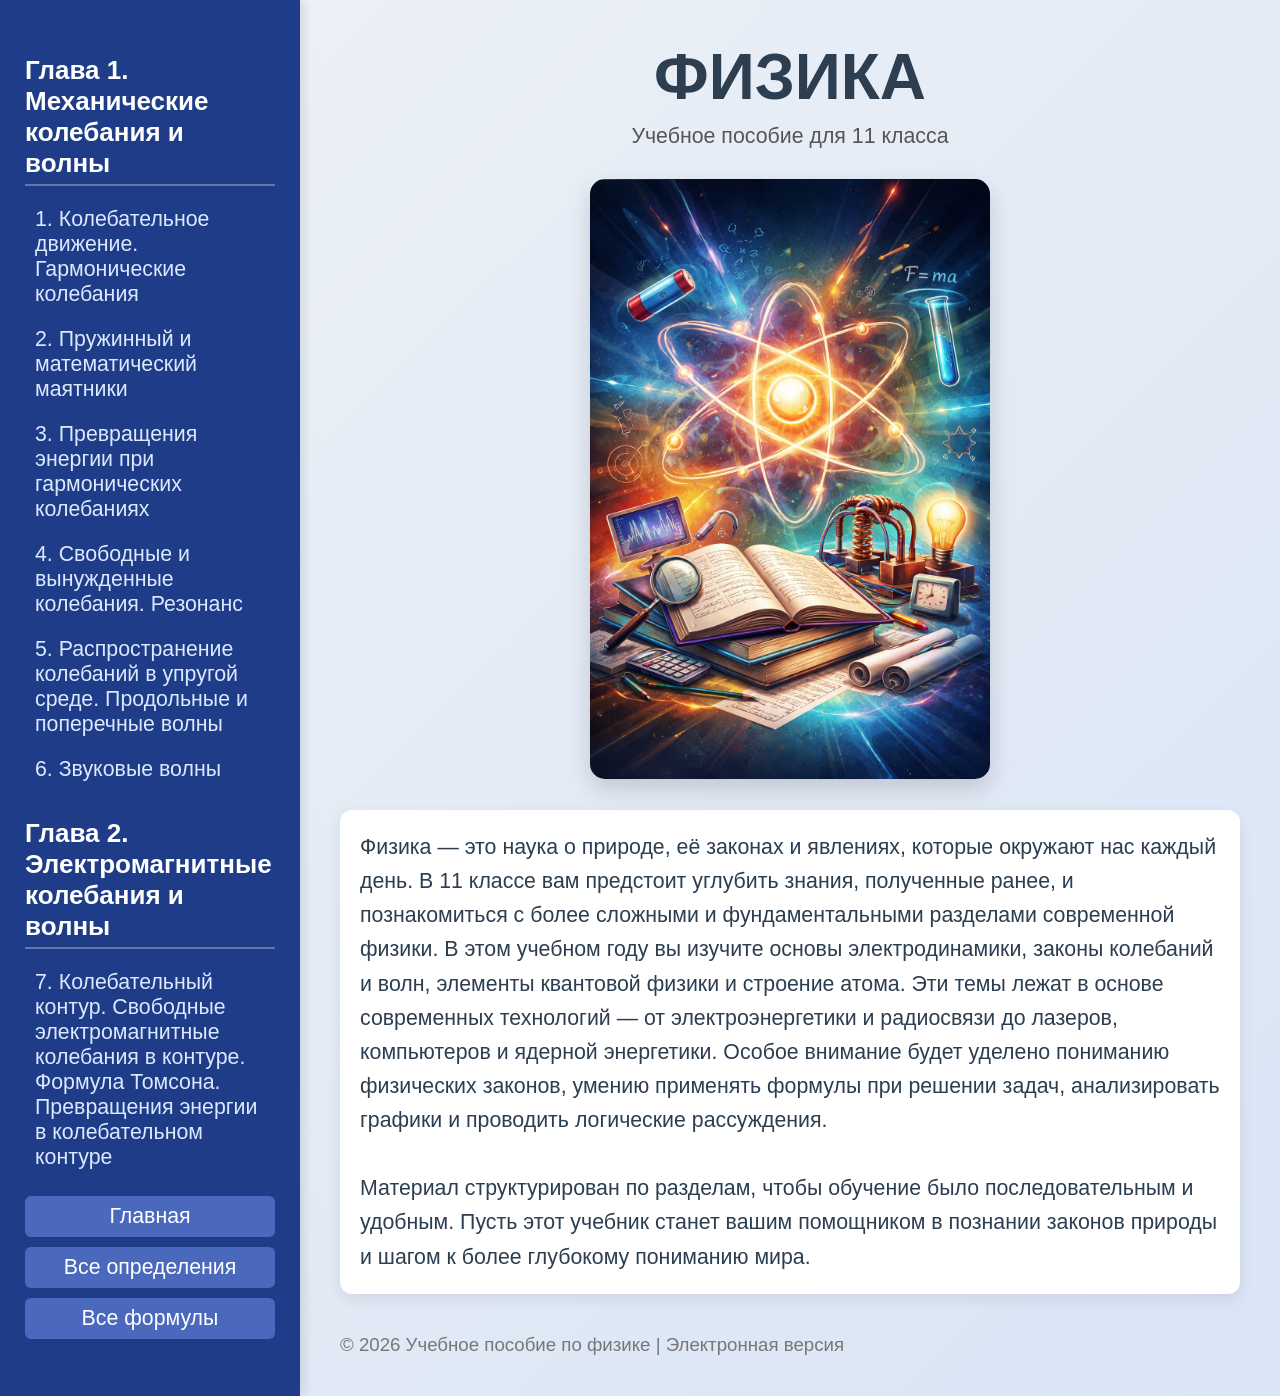
<file: index.html>
<!DOCTYPE html>
<html lang="ru">
<head>
    <meta charset="UTF-8">
    <title>Учебное пособие — Физика</title>
    <meta name="viewport" content="width=device-width, initial-scale=1.0">
    <link rel="stylesheet" href="style.css">
</head>

<body>

<aside>

    <h2>Глава 1. Механические колебания и волны</h2>
    <ul class="topic-list">
        <li><a href="chapters/chapter_1.html" id="link-chapter_1">1. Колебательное движение. Гармонические колебания</a></li>
        <li><a href="chapters/chapter_2.html" id="link-chapter_2">2. Пружинный и математический маятники</a></li>
        <li><a href="chapters/chapter_3.html" id="link-chapter_3">3. Превращения энергии при гармонических колебаниях</a></li>
        <li><a href="chapters/chapter_4.html" id="link-chapter_4">4. Свободные и вынужденные колебания. Резонанс</a></li>
        <li><a href="chapters/chapter_5.html" id="link-chapter_5">5. Распространение колебаний в упругой среде. 
            Продольные и поперечные волны</a></li>
        <li><a href="chapters/chapter_6.html" id="link-chapter_6">6. Звуковые волны</a></li>
    </ul>

    <h2>Глава 2. Электромагнитные колебания и волны</h2>
    <ul class="topic-list">
        <li><a href="chapters/chapter_7.html" id="link-chapter_7">7. Колебательный контур. Свободные электромагнитные 
            колебания в контуре. Формула Томсона. Превращения энергии в колебательном 
            контуре</a></li>
    </ul>

    <div class="extra-links">
        <a href="index.html">Главная</a>
        <a href="definitions.html">Все определения</a>
        <a href="formulas.html">Все формулы</a>
    </div>
</aside>

<main>
    <header>
        <h1>ФИЗИКА</h1>
        <p>Учебное пособие для 11 класса</p>
    </header>

    <div class="hero-image">
        <img src="assets/Main/physics.png" alt="Иллюстрация программирования">
    </div>

    <div class="intro">
        <p>
            Физика — это наука о природе, её законах и явлениях, которые окружают нас каждый день. В 11 классе вам предстоит углубить знания, полученные ранее, и познакомиться с более сложными и фундаментальными разделами современной физики.
            В этом учебном году вы изучите основы электродинамики, законы колебаний и волн, элементы квантовой физики и строение атома. Эти темы лежат в основе современных технологий — от электроэнергетики и радиосвязи до лазеров, компьютеров и ядерной энергетики.
            Особое внимание будет уделено пониманию физических законов, умению применять формулы при решении задач, анализировать графики и проводить логические рассуждения.
            
        </p>
        <br>
        <p>
            Материал структурирован по разделам, чтобы обучение было последовательным
            и удобным. Пусть этот учебник станет вашим помощником в познании законов природы и шагом к более глубокому пониманию мира.
        </p>
    </div>

    <footer>
        © 2026 Учебное пособие по физике | Электронная версия
    </footer>
</main>
<script>
    (function() {
        const currentChapterId = 'chapter_1';
        
        let viewedChapters = JSON.parse(localStorage.getItem('viewedChapters')) || [];
        if (!viewedChapters.includes(currentChapterId)) {
            viewedChapters.push(currentChapterId);
            localStorage.setItem('viewedChapters', JSON.stringify(viewedChapters));
        }
        
        function markVisitedChapters() {
            const links = document.querySelectorAll('.topic-list a');
            links.forEach(link => {
                const linkId = link.id;
                if (linkId) {
                    const chapterId = linkId.replace('link-', '');
                    if (viewedChapters.includes(chapterId) && chapterId !== currentChapterId) {
                        link.classList.add('visited');
                    } else {
                        link.classList.remove('visited');
                    }
                }
            });
        }
        
        document.addEventListener('DOMContentLoaded', markVisitedChapters);
    })();
    </script>

</body>
</html>
</file>
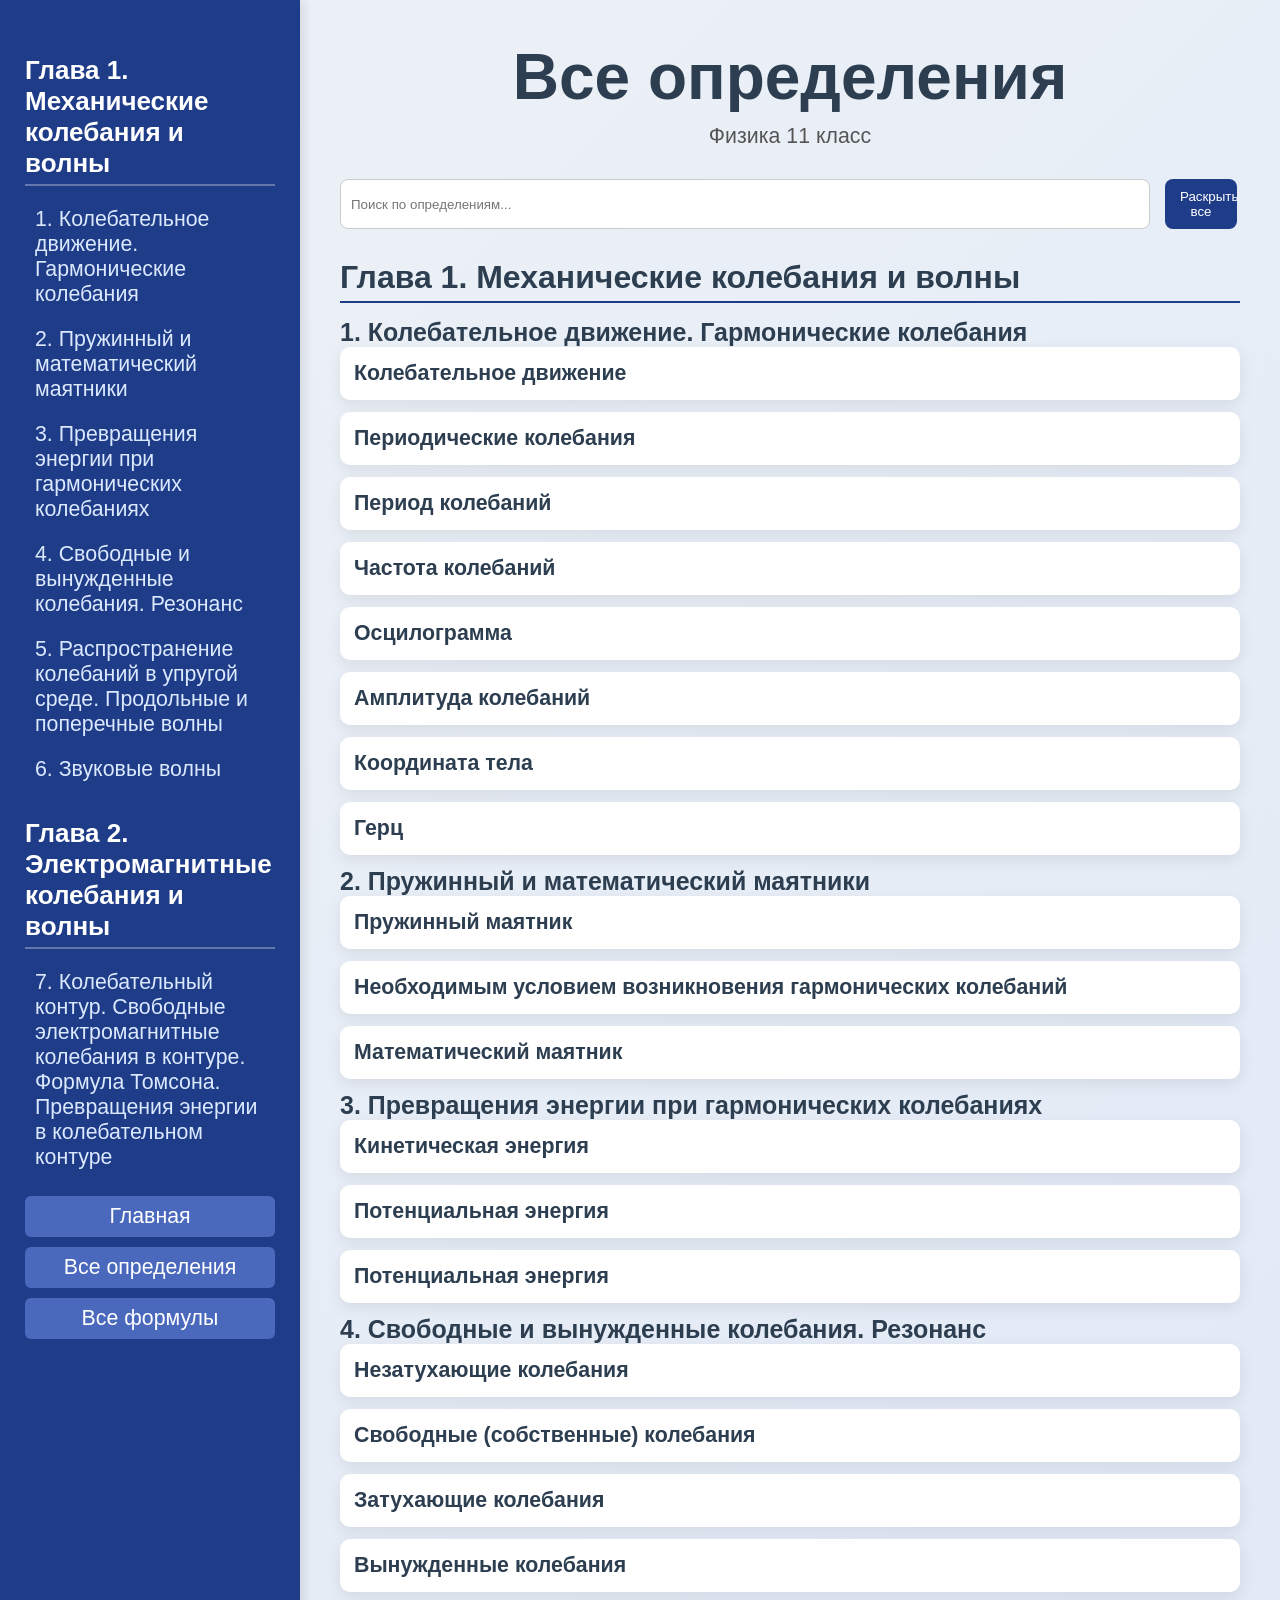
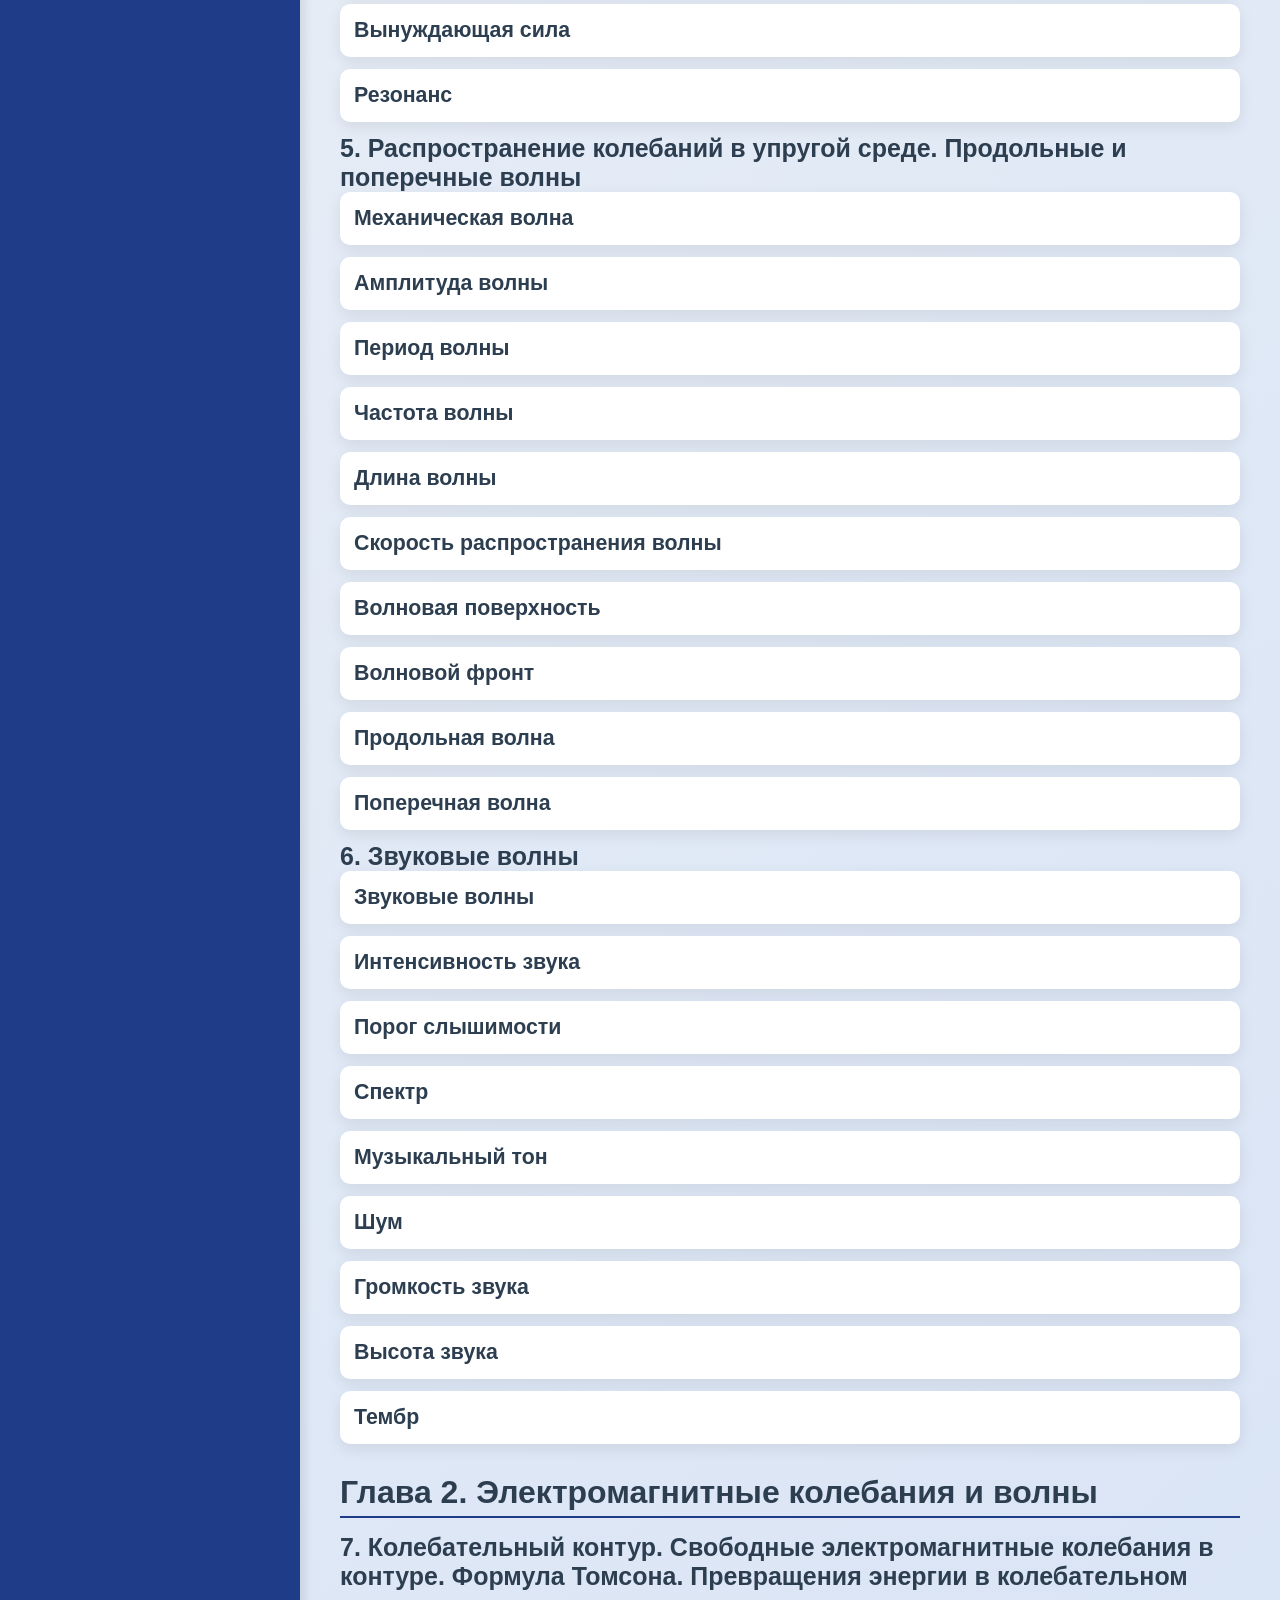
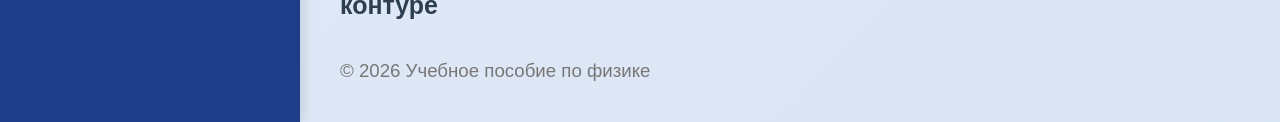
<file: definitions.html>
<!DOCTYPE html>
<html lang="ru">
<head>
  <meta charset="UTF-8">
  <title>Все определения — Физика 11 класс</title>
  <meta name="viewport" content="width=device-width, initial-scale=1.0">
  <link rel="stylesheet" href="style.css">
</head>

<body>

<aside>
  <h2>Глава 1. Механические колебания и волны</h2>
    <ul class="topic-list">
        <li><a href="chapters/chapter_1.html" id="link-chapter_1">1. Колебательное движение. Гармонические колебания</a></li>
        <li><a href="chapters/chapter_2.html" id="link-chapter_2">2. Пружинный и математический маятники</a></li>
        <li><a href="chapters/chapter_3.html" id="link-chapter_3">3. Превращения энергии при гармонических колебаниях</a></li>
        <li><a href="chapters/chapter_4.html" id="link-chapter_4">4. Свободные и вынужденные колебания. Резонанс</a></li>
        <li><a href="chapters/chapter_5.html" id="link-chapter_5">5. Распространение колебаний в упругой среде. 
            Продольные и поперечные волны</a></li>
        <li><a href="chapters/chapter_6.html" id="link-chapter_6">6. Звуковые волны</a></li>
    </ul>

    <h2>Глава 2. Электромагнитные колебания и волны</h2>
    <ul class="topic-list">
        <li><a href="chapters/chapter_7.html" id="link-chapter_7">7. Колебательный контур. Свободные электромагнитные 
            колебания в контуре. Формула Томсона. Превращения энергии в колебательном 
            контуре</a></li>
    </ul>

    <div class="extra-links">
        <a href="index.html">Главная</a>
        <a href="definitions.html">Все определения</a>
        <a href="formulas.html">Все формулы</a>
    </div>
</aside>

<main>
  <header>
    <h1>Все определения</h1>
    <p>Физика 11 класс</p>
  </header>

  <div class="controls">
    <input type="text" id="searchInput" placeholder="Поиск по определениям...">
    <button id="toggleBtn">Раскрыть все</button>
  </div>

  <section id="definitions">

    <h2 id="fluctuations">Глава 1. Механические колебания и волны</h2>

    <h3 id="harmonic_fluctuations">1. Колебательное движение. Гармонические колебания</h3>

    <div class="definition">
      <div class="term">Колебательное движение</div>
      <div class="description">
        Движение, повторяющееся через определённые промежутки времени, при котором тело 
        поочерёдно отклоняется от положения равновесия то в одну, то в другую сторону 
        от положения равновесия.
      </div>
    </div>

    <div class="definition">
      <div class="term">Периодические колебания</div>
      <div class="description">
        Колебания, повторяющиеся через равные промежутки времени.
      </div>
    </div>

    <div class="definition">
      <div class="term">Период колебаний</div>
      <div class="description">
        Время за которое тело совершает одно полное колебание.
      </div>
    </div>

    <div class="definition">
      <div class="term">Частота колебаний</div>
      <div class="description">
        Число полных колебаний, совершаемых за единицу времени.
      </div>
    </div>

    <div class="definition">
      <div class="term">Осцилограмма</div>
      <div class="description">
        График зависимости координаты тела от времени при колебательном движении.
      </div>
    </div>

    <div class="definition">
      <div class="term">Амплитуда колебаний</div>
      <div class="description">
        Максимальное отклонение тела от положения равновесия.
      </div>
    </div>

    <div class="definition">
      <div class="term">Координата тела</div>
      <div class="description">
        Расстояние от положения тела до положения равновесия.
      </div>
    </div>

    <div class="definition">
      <div class="term">Герц</div>
      <div class="description">
        Единица измерения частоты колебаний, равная одному колебанию в секунду.
      </div>
    </div>

    <h3 id="pendulum">2. Пружинный и математический маятники</h3>

    <div class="definition">
      <div class="term">Пружинный маятник</div>
      <div class="description">
        Простейшая колебательная система, состоящая из тела с прикрепленной к нему пружиной, связывающей тело и опору.
      </div>
    </div>

    <div class="definition">
      <div class="term">Необходимым условием возникновения гармонических колебаний</div>
      <div class="description">
        Действие возвращающей силы, направленной к положению равновесия 
        и прямо пропорциональной смещению тела от положения равновесия.
      </div>
    </div>

    <div class="definition">
      <div class="term">Математический маятник</div>
      <div class="description">
        Простейшая колебательная система, состоящая из невесомой нерастяжимой нити и тела, подвешенного на ней.
      </div>
    </div>
    
    <h3 id="energy_transitions">3. Превращения энергии при гармонических колебаниях</h3>

    <div class="definition">
      <div class="term">Кинетическая энергия</div>
      <div class="description">
        Энергия, которой обладает тело при его движении.
      </div>
    </div>

    <div class="definition">
      <div class="term">Потенциальная энергия</div>
      <div class="description">
        Энергия, которой обладает тело в поле силы, зависящая от положения тела.
      </div>
    </div>

    <div class="definition">
      <div class="term">Потенциальная энергия</div>
      <div class="description">
        Энергия, которой обладает тело в поле силы, зависящая от положения тела.
      </div>
    </div>
    
    <h3 id="forced_oscillations">4. Свободные и вынужденные колебания. Резонанс</h3>

    <div class="definition">
      <div class="term">Незатухающие колебания</div>
      <div class="description">
        Колебания, которые не изменяются со временем, т.е. амплитуда колебаний остается постоянной.
      </div>
    </div>

    <div class="definition">
      <div class="term">Свободные (собственные) колебания</div>
      <div class="description">
        Незатухающие колебания, которые совершает система около положения устойчивого
        равновесия под действием внутренних сил после того, как она была выведена из
         состояния равновесия и предоставлена самой себе.
      </div>
    </div>

    <div class="definition">
      <div class="term">Затухающие колебания</div>
      <div class="description">
        Колебания, амплитуда которых уменьшается с течением времени
        вследствие потери энергии колебательной системой.
      </div>
    </div>

    <div class="definition">
      <div class="term">Вынужденные колебания</div>
      <div class="description">
        Колебания, возникающие под действием внешней периодической силы.
      </div>
    </div>

    <div class="definition">
      <div class="term">Вынуждающая сила</div>
      <div class="description">
        Внешняя периодическая сила, вызывающая вынужденные колебания.
      </div>
    </div>

    <div class="definition">
      <div class="term">Резонанс</div>
      <div class="description">
        Явление резкого возрастания амплитуды вынужденных колебаний 
        при приближении частоты w внешней силы, действующей 
        на колебательную систему, к частоте собственных колебаний системы.
      </div>
    </div>
    
    <h3 id="wave_propagation">5. Распространение колебаний в упругой среде. 
            Продольные и поперечные волны</h3>

    <div class="definition">
      <div class="term">Механическая волна</div>
      <div class="description">
        Процесс распространения колебаний в упругой среде, который
         сопровождается передачей энергии от одной точки среды к другой.
      </div>
    </div>

    <div class="definition">
      <div class="term">Амплитуда волны</div>
      <div class="description">
        Модуль максимального смещения точек среды от положений равновесия 
        при колебаниях.
      </div>
    </div>

    <div class="definition">
      <div class="term">Период волны</div>
      <div class="description">
        Время одного колебания (период колебаний точек среды 
        равен периоду колебаний источника волны).
      </div>
    </div>

    <div class="definition">
      <div class="term">Частота волны</div>
      <div class="description">
        Число колебаний, совершаемых данной системой в
        единицу времени.
      </div>
    </div>

    <div class="definition">
      <div class="term">Длина волны</div>
      <div class="description">
        Расстояние, на которое возмущение распространяется за промежуток 
        времени, равный периоду колебаний источника волны.
      </div>
    </div>

    <div class="definition">
      <div class="term">Скорость распространения волны</div>
      <div class="description">
        Скорость распространения колебаний в упругой среде.
      </div>
    </div>

    <div class="definition">
      <div class="term">Волновая поверхность</div>
      <div class="description">
        Поверхность, все точки которой колеблются в одинаковых фазах, 
        т. е. это поверхность равных фаз.
      </div>
    </div>

    <div class="definition">
      <div class="term">Волновой фронт</div>
      <div class="description">
        Геометрическое место точек, до кооторых доходят колебания к 
        моменту времени t.
      </div>
    </div>

    <div class="definition">
      <div class="term">Продольная волна</div>
      <div class="description">
        Волна, при которой смещения частиц среды происходят вдоль направления распространения волны.
      </div>
    </div>

    <div class="definition">
      <div class="term">Поперечная волна</div>
      <div class="description">
        Волна, при которой смещения частиц среды происходят перпендикулярно направлению распространения волны.
      </div>
    </div>
    
    <h3 id="sound_waves">6. Звуковые волны</h3>

    <div class="definition">
      <div class="term">Звуковые волны</div>
      <div class="description">
        Механические волны, распространяющиеся в газах, жидкостях и твердых телах, 
        которые воспринимаются человеческим ухом как звук.
      </div>
    </div>

    <div class="definition">
      <div class="term">Интенсивность звука</div>
      <div class="description">
        Энергия переносвимая звуковой волной через единицу площади в единицу времени.
      </div>
    </div>

    <div class="definition">
      <div class="term">Порог слышимости</div>
      <div class="description">
        Минимальная интенсивность звука, при которой человек перестает
        воспринимать звук.
      </div>
    </div>

    <div class="definition">
      <div class="term">Спектр</div>
      <div class="description">
        Набор частот звуков различных колебаний, образующих данный 
        звуковой сигнал.
      </div>
    </div>

    <div class="definition">
      <div class="term">Музыкальный тон</div>
      <div class="description">
        Звук, состоящий из одной основной частоты и гармонических колебаний.
      </div>
    </div>

    <div class="definition">
      <div class="term">Шум</div>
      <div class="description">
        Наложение большого числа колебаний с близкими амплитудами, 
        но различными частотами.
      </div>
    </div>

        <div class="definition">
      <div class="term">Громкость звука</div>
      <div class="description">
        Субъективное восприятие интенсивности звука человеком 
        (зависит от чувствительности уха и интенсивности звука).
      </div>
    </div>
    
    <div class="definition">
      <div class="term">Высота звука</div>
      <div class="description">
        Определяется частотой звуковых колебаний, обладающих 
        наибольшей интенсивностью в спектре.
      </div>
    </div>

    <div class="definition">
      <div class="term">Тембр</div>
      <div class="description">
        Определяется спектром звуковых колебаний, т.е. совокупностью 
        частот и амплитуд гармонических колебаний, составляющих звук.
      </div>
    </div>

    <h2 id="waves">Глава 2. Электромагнитные колебания и волны</h2>
    
    <h3 id="oscillatory_circuit">7. Колебательный контур. Свободные электромагнитные 
            колебания в контуре. Формула Томсона. Превращения энергии в колебательном 
            контуре</h3>

    

  </section>

  <footer>
    © 2026 Учебное пособие по физике
  </footer>

</main>

<script src="definitions.js"></script>
<script>
    (function() {
        const currentChapterId = 'chapter_1';
        
        let viewedChapters = JSON.parse(localStorage.getItem('viewedChapters')) || [];
        if (!viewedChapters.includes(currentChapterId)) {
            viewedChapters.push(currentChapterId);
            localStorage.setItem('viewedChapters', JSON.stringify(viewedChapters));
        }
        
        function markVisitedChapters() {
            const links = document.querySelectorAll('.topic-list a');
            links.forEach(link => {
                const linkId = link.id;
                if (linkId) {
                    const chapterId = linkId.replace('link-', '');
                    if (viewedChapters.includes(chapterId) && chapterId !== currentChapterId) {
                        link.classList.add('visited');
                    } else {
                        link.classList.remove('visited');
                    }
                }
            });
        }
        
        document.addEventListener('DOMContentLoaded', markVisitedChapters);
    })();
    </script>
</body>
</html>
</file>
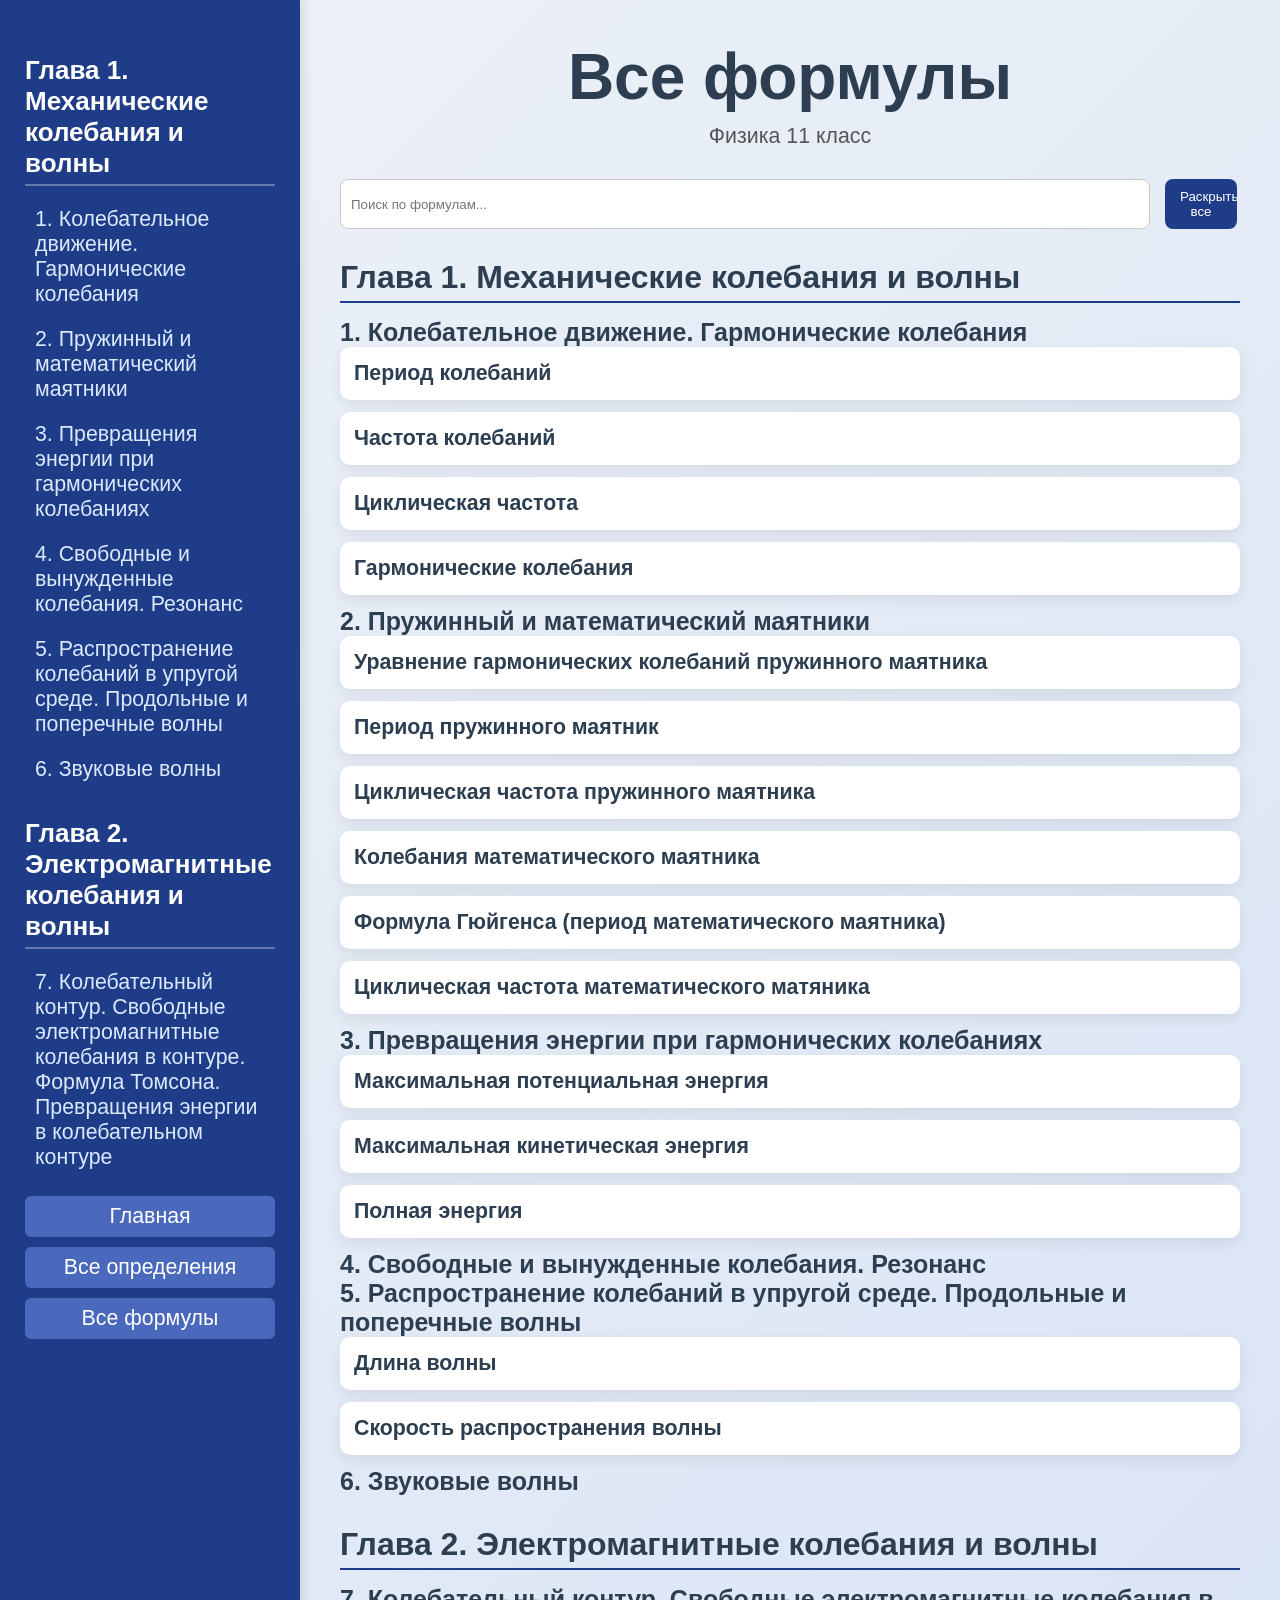
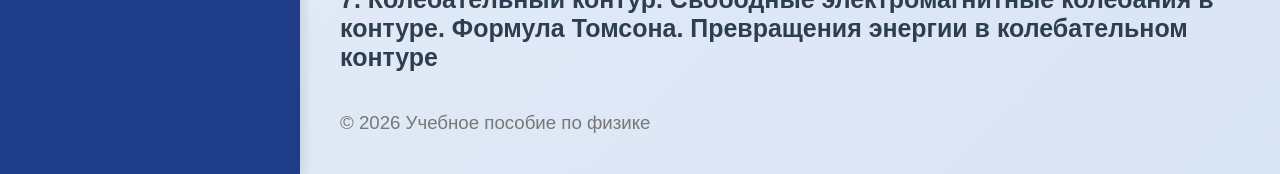
<file: formulas.html>
<!DOCTYPE html>
<html lang="ru">
<head>
  <meta charset="UTF-8">
  <title>Все формулы — Физика 11 класс</title>
  <meta name="viewport" content="width=device-width, initial-scale=1.0">
  <link rel="stylesheet" href="style.css">
  <link rel="stylesheet" href="dependencies/katex/dist/katex.min.css">
</head>

<script defer src="dependencies/katex/dist/katex.min.js"></script>
<script defer src="dependencies/katex/dist/contrib/auto-render.min.js"
  onload="renderMathInElement(document.body, {
    delimiters: [
      {left: '\\(', right: '\\)', display: false},
      {left: '\\[', right: '\\]', display: true}
    ]
  });"></script>

<body>
<aside>
  <h2>Глава 1. Механические колебания и волны</h2>
    <ul class="topic-list">
        <li><a href="chapters/chapter_1.html" id="link-chapter_1">1. Колебательное движение. Гармонические колебания</a></li>
        <li><a href="chapters/chapter_2.html" id="link-chapter_2">2. Пружинный и математический маятники</a></li>
        <li><a href="chapters/chapter_3.html" id="link-chapter_3">3. Превращения энергии при гармонических колебаниях</a></li>
        <li><a href="chapters/chapter_4.html" id="link-chapter_4">4. Свободные и вынужденные колебания. Резонанс</a></li>
        <li><a href="chapters/chapter_5.html" id="link-chapter_5">5. Распространение колебаний в упругой среде. 
            Продольные и поперечные волны</a></li>
        <li><a href="chapters/chapter_6.html" id="link-chapter_6">6. Звуковые волны</a></li>
    </ul>

    <h2>Глава 2. Электромагнитные колебания и волны</h2>
    <ul class="topic-list">
        <li><a href="chapters/chapter_7.html" id="link-chapter_7">7. Колебательный контур. Свободные электромагнитные 
            колебания в контуре. Формула Томсона. Превращения энергии в колебательном 
            контуре</a></li>
    </ul>

    <div class="extra-links">
        <a href="index.html">Главная</a>
        <a href="definitions.html">Все определения</a>
        <a href="formulas.html">Все формулы</a>
    </div>
</aside>

<main>
  <header>
    <h1>Все формулы</h1>
    <p>Физика 11 класс</p>
  </header>

  <div class="controls">
    <input type="text" id="searchInput" placeholder="Поиск по формулам...">
    <button id="toggleBtn">Раскрыть все</button>
  </div>

  <section id="definitions">

    <h2 id="fluctuations">Глава 1. Механические колебания и волны</h2>

    <h3 id="harmonic_fluctuations">1. Колебательное движение. Гармонические колебания</h3>

    <div class="definition">
      <div class="term">Период колебаний</div>
      <div class="description">
        \[
        T = \frac{t}{N}
        \]
        <p>\( T \) — период (с)</p>
    </div>
    </div>

    <div class="definition">
      <div class="term">Частота колебаний</div>
      <div class="description">
        \[
        \nu = \frac{N}{t}
        \]
        \[
        \nu = \frac{1}{T}
        \]
        <p>
          \( \nu \) — частота,<br>
          \( N \) — число колебаний,<br>
          \( t \) — время,<br>
          \( T \) — период.
        </p>
      </div>
    </div>

    <div class="definition">
      <div class="term">Циклическая частота</div>
      <div class="description">
        \[
        \omega = 2 \pi \nu = \frac{2 \pi}{T}
        \]
        <p>где \( ω \) — циклическая частота (рад/с),</p> 
        <p>\( ν \) — частота,</p> 
        <p>\( T \) — период</p>
      </div>
    </div>

    <div class="definition">
      <div class="term">Гармонические колебания</div>
      <div class="description">
        \[
      x(t) = A \cos(\omega t + \varphi) = A \sin(\omega t + \varphi + \frac{\pi}{2})
      \]
      <p>где \( x(t)\) — смещение,</p> 
        <p>\( A \) — амплитуда,</p> 
        <p>\( ω \) — циклическая частота,</p> 
        <p>\( φ \) — начальная фаза</p>
      </div>
    </div>


    <h3 id="pendulum">2. Пружинный и математический маятники</h3>

    <div class="definition">
      <div class="term">Уравнение гармонических колебаний пружинного маятника</div>
      <div class="description">
        \[
        a_\text{x} + \frac{k}{m} x = 0,
        \]
      <p>где \( k\) — жёсткость пружины, </p>
      <p>\( m\) — масса, </p>
      <p>\( A\) — амплитуда, </p>
      <p>\( φ\) — начальная фаза</p>
      </div>
    </div>

    <div class="definition">
      <div class="term">Период пружинного маятник</div>
      <div class="description">
        \[
        T = 2 \pi \sqrt{\frac{m}{k}}, \quad
        \]
      <p>где \( k\) — жёсткость пружины, </p>
      <p>\( m\) — масса, </p>
      <p>\( A\) — амплитуда, </p>
      <p>\( φ\) — начальная фаза</p>
      </div>
    </div>

    <div class="definition">
      <div class="term">Циклическая частота пружинного маятника</div>
      <div class="description">
        \[
        \omega = \sqrt{\frac{k}{m}}
        \]
      <p>где \( k\) — жёсткость пружины, </p>
      <p>\( m\) — масса, </p>
      <p>\( A\) — амплитуда, </p>
      <p>\( φ\) — начальная фаза</p>
      </div>
    </div>

    <div class="definition">
      <div class="term">Колебания математического маятника</div>
      <div class="description">
        \[
        a_\text{x} + \frac{g}{l} x = 0,
        \]
        <p>где \( l\) — длина нити, </p>
        <p>\( g\) — ускорение свободного падения, </p>
        <p>\( x\) — отклонение маятника от положения равновесия </p>
        <p>\( a_\text{x}\) — проекция ускорения маятника на ось OX</p>
      </div>
    </div>

      <div class="definition">
      <div class="term">Формула Гюйгенса (период математического маятника)</div>
      <div class="description">
        \[
        T = 2 \pi \sqrt{\frac{l}{g}},
        \]
        <p>где \( l\) — длина нити, </p>
        <p>\( g\) — ускорение свободного падения, </p>
      </div>
    </div>

    <div class="definition">
      <div class="term">Циклическая частота математического матяника</div>
      <div class="description">
        \[
        \omega = \sqrt{\frac{l}{g}}
        \]
      <p>где \( l\) — длина нити, </p>
      <p>\( g\) — ускорение свободного падения, </p>
      </div>
    </div>
    
    <h3 id="energy_transitions">3. Превращения энергии при гармонических колебаниях</h3>

    <div class="definition">
      <div class="term">Максимальная потенциальная энергия</div>
      <div class="description">
        \[
        E_{\text{пот, max}} = \frac{1}{2} k A^2
        \]
        <p>где \( k\) — жёсткость пружины, </p>
        <p>\( A\) — амплитуда колебаний</p>
      </div>
    </div>

    <div class="definition">
      <div class="term">Максимальная кинетическая энергия</div>
      <div class="description">
        \[
        E_{\text{кин, max}} = \frac{1}{2} k A^2
        \]
        <p>где \( k\) — жёсткость пружины, </p>
        <p>\( A\) — амплитуда колебаний</p>
      </div>
    </div>

    <div class="definition">
      <div class="term">Полная энергия</div>
      <div class="description">
        \[
        E = E_{\text{кин}} + E_{\text{пот}} = \frac{1}{2} k A^2
        \]
        <p>где \( E\) — полная энергия колебаний, </p>
        <p>\( k\) — жёсткость пружины, </p>
        <p>\( A\) — амплитуда</p>
      </div>
    </div>
    
    <h3 id="forced_oscillations">4. Свободные и вынужденные колебания. Резонанс</h3>
    
    <h3 id="wave_propagation">5. Распространение колебаний в упругой среде. 
            Продольные и поперечные волны</h3>

    <div class="definition">
    <div class="term">Длина волны</div>
    <div class="description">
      \[
      \lambda = \frac{v}{\nu} = vT
      \]
      <p>где \( λ\) — длина волны, </p>
      <p>\( v\) — скорость распространения волны, </p>
      <p>\( ν\) — частота колебаний, </p>
      <p>\( T\) — период колебаний</p>
    </div>
  </div>

  <div class="definition">
    <div class="term">Скорость распространения волны</div>
    <div class="description">
      \[
      v = \lambda \nu = \frac{\lambda}{T}
      \]
      <p>где \( v\) — скорость распространения волны, </p>
      <p>\( λ\) — длина волны, </p>
      <p>\( ν\) — частота, </p>
      <p>\( T\) — период</p>
    </div>
  </div>
    
    <h3 id="sound_waves">6. Звуковые волны</h3>

    <h2 id="waves">Глава 2. Электромагнитные колебания и волны</h2>
    
    <h3 id="oscillatory_circuit">7. Колебательный контур. Свободные электромагнитные 
            колебания в контуре. Формула Томсона. Превращения энергии в колебательном 
            контуре</h3>

    

  </section>

  <footer>
    © 2026 Учебное пособие по физике
  </footer>

</main>

<script src="definitions.js"></script>
<script>
    (function() {
        const currentChapterId = 'chapter_1';
        
        let viewedChapters = JSON.parse(localStorage.getItem('viewedChapters')) || [];
        if (!viewedChapters.includes(currentChapterId)) {
            viewedChapters.push(currentChapterId);
            localStorage.setItem('viewedChapters', JSON.stringify(viewedChapters));
        }
        
        function markVisitedChapters() {
            const links = document.querySelectorAll('.topic-list a');
            links.forEach(link => {
                const linkId = link.id;
                if (linkId) {
                    const chapterId = linkId.replace('link-', '');
                    if (viewedChapters.includes(chapterId) && chapterId !== currentChapterId) {
                        link.classList.add('visited');
                    } else {
                        link.classList.remove('visited');
                    }
                }
            });
        }
        
        document.addEventListener('DOMContentLoaded', markVisitedChapters);
    })();
    </script>
</body>
</html>
</file>
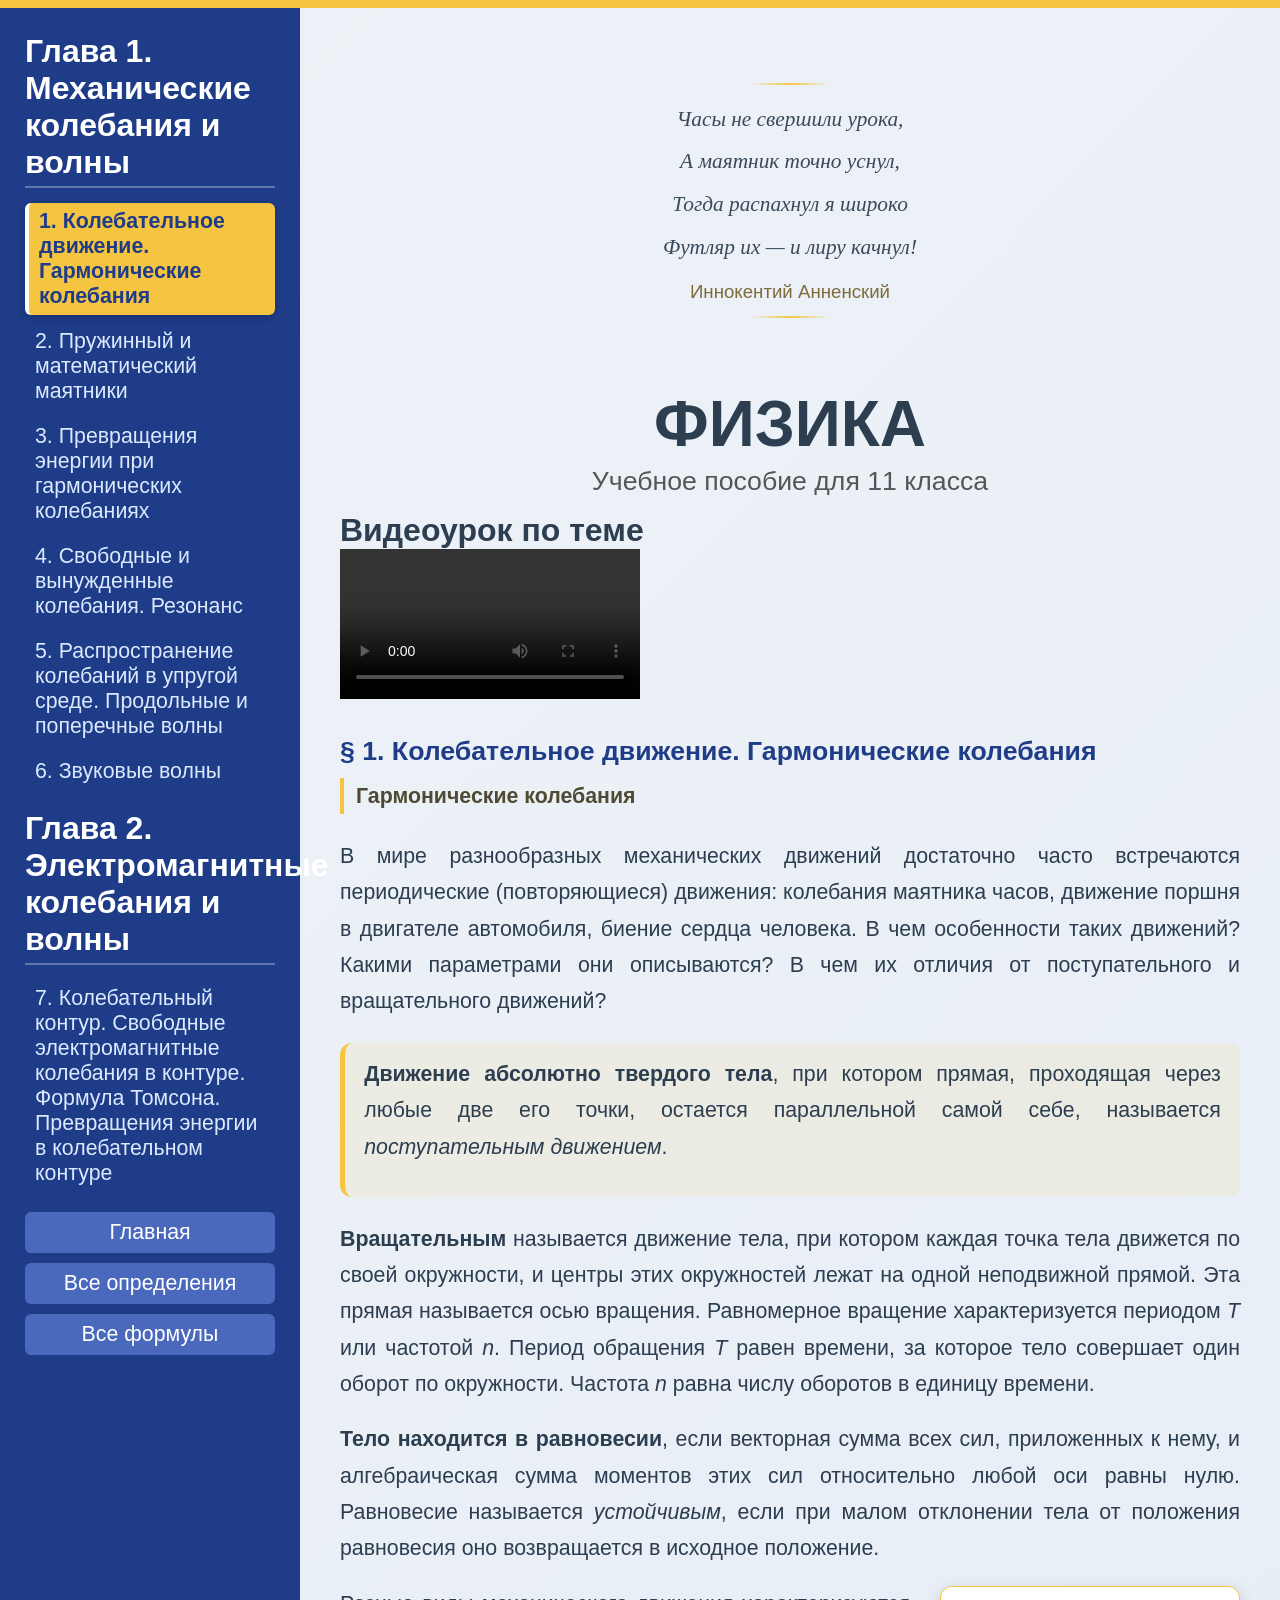
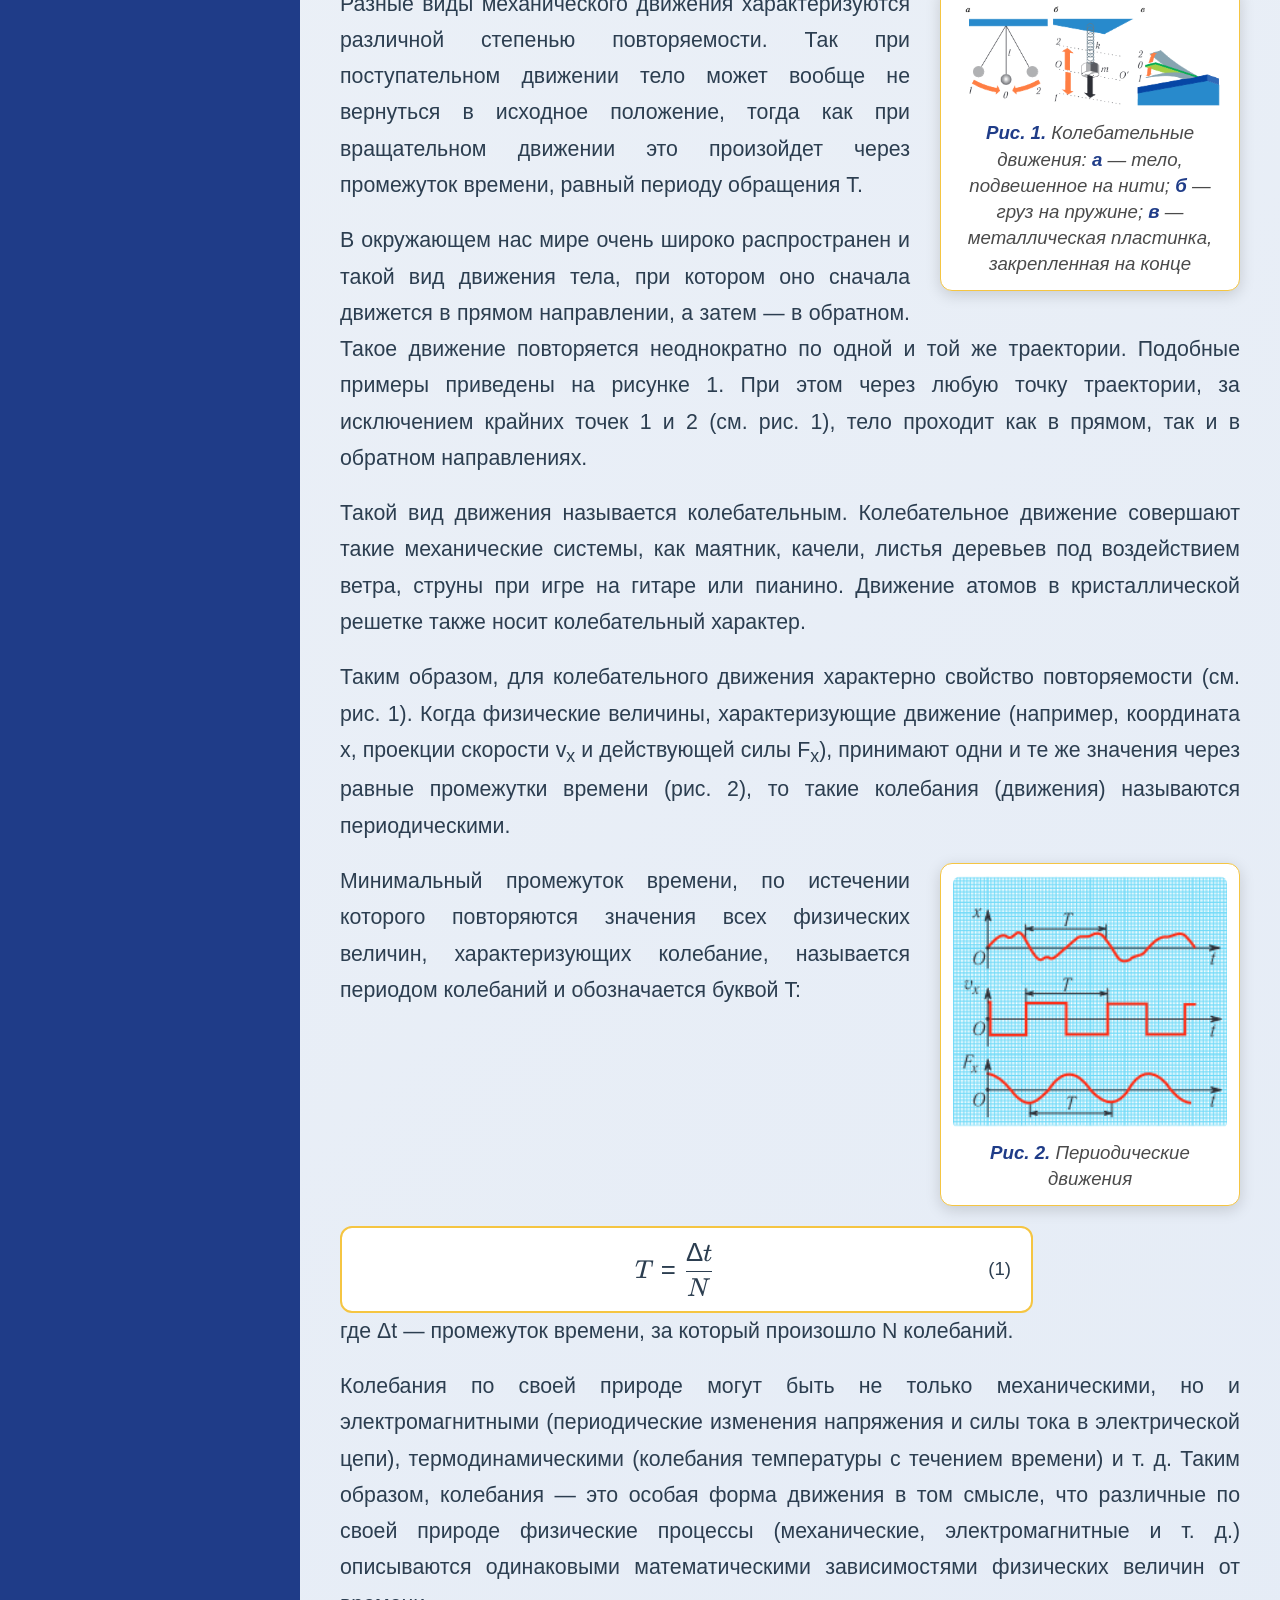
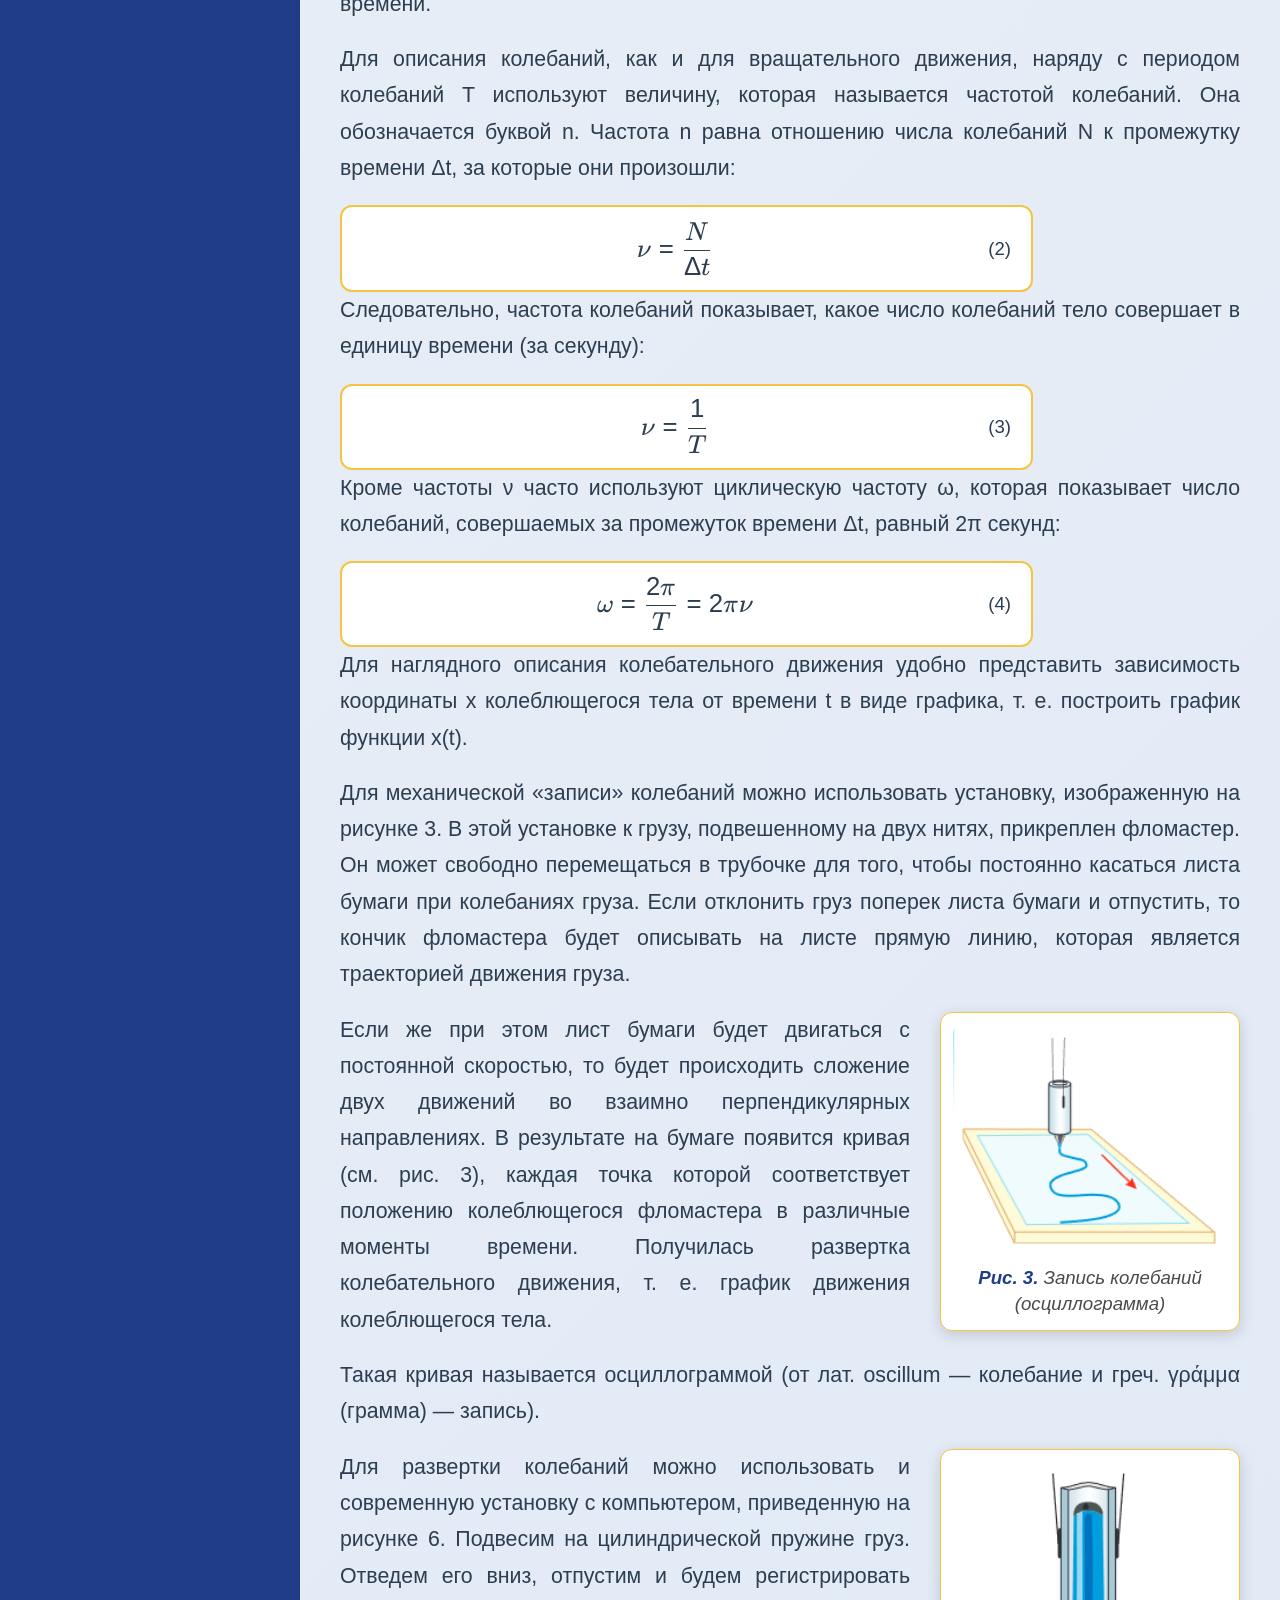
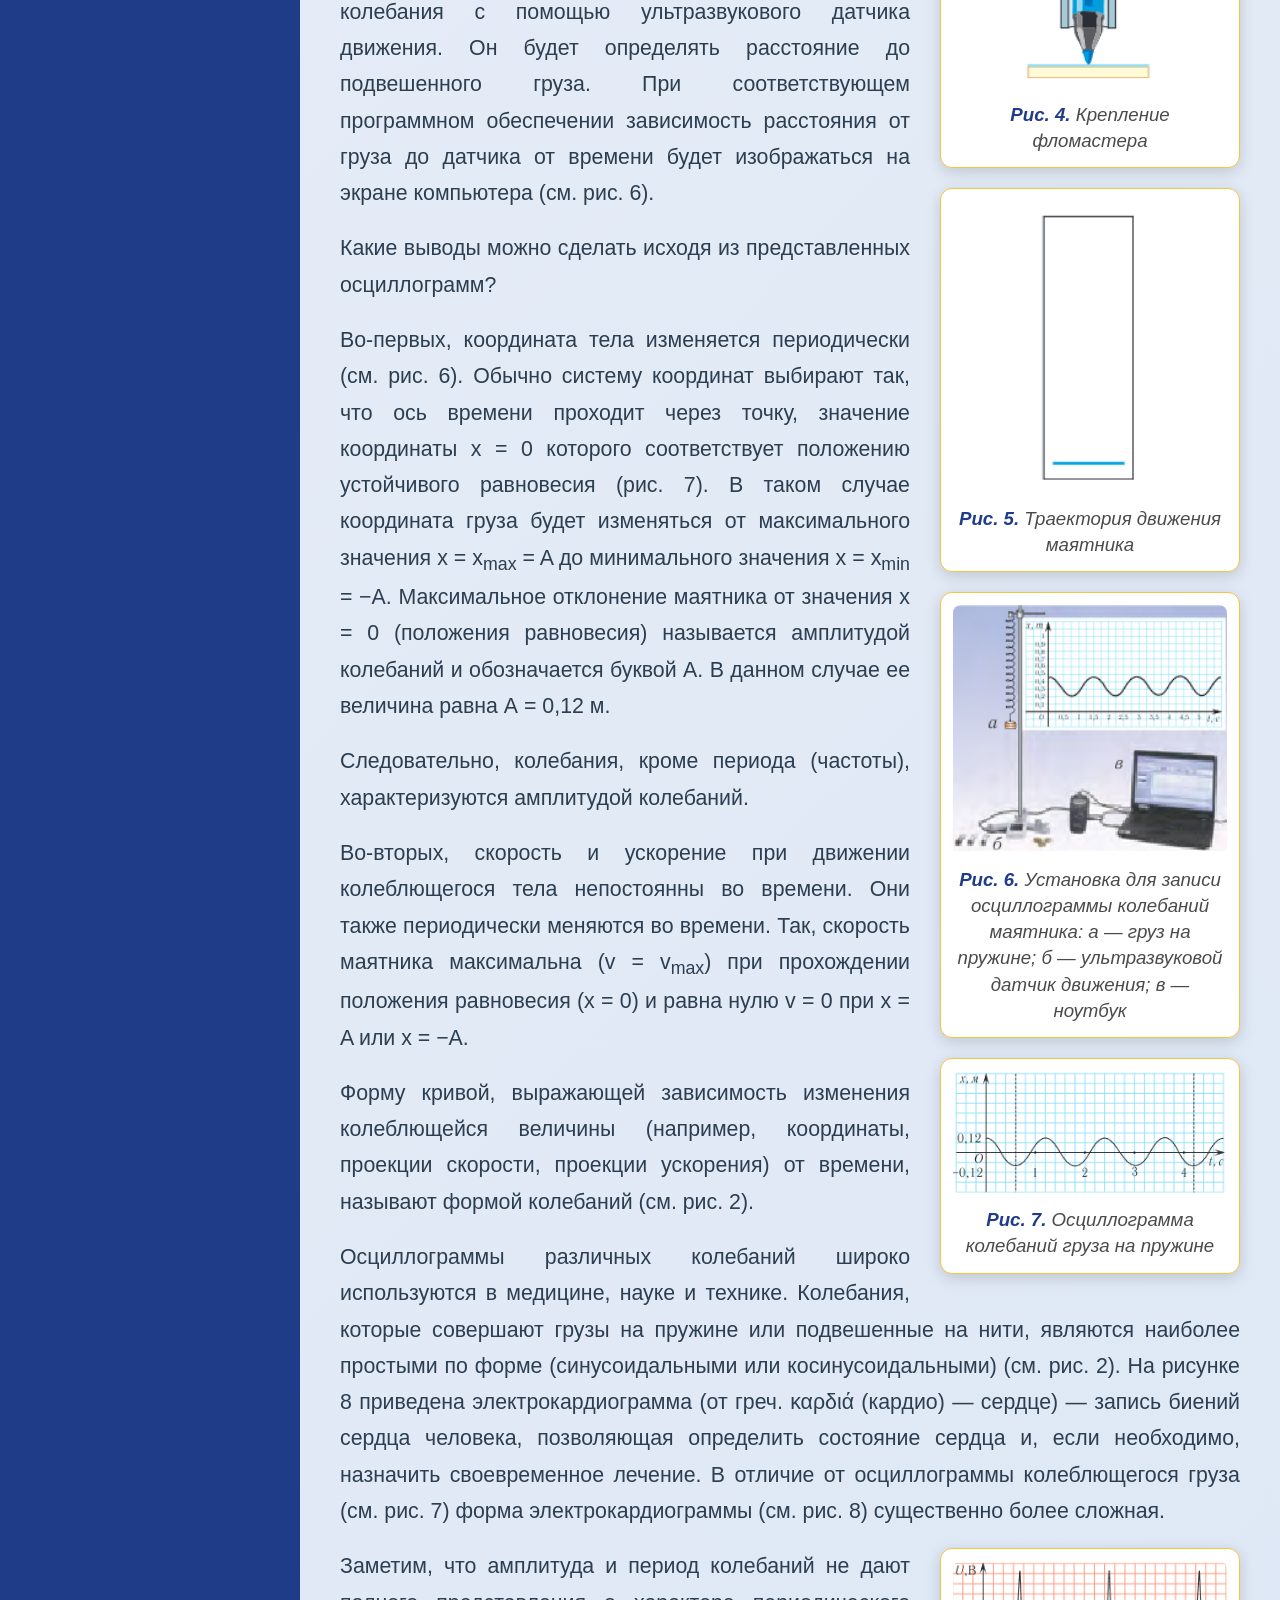
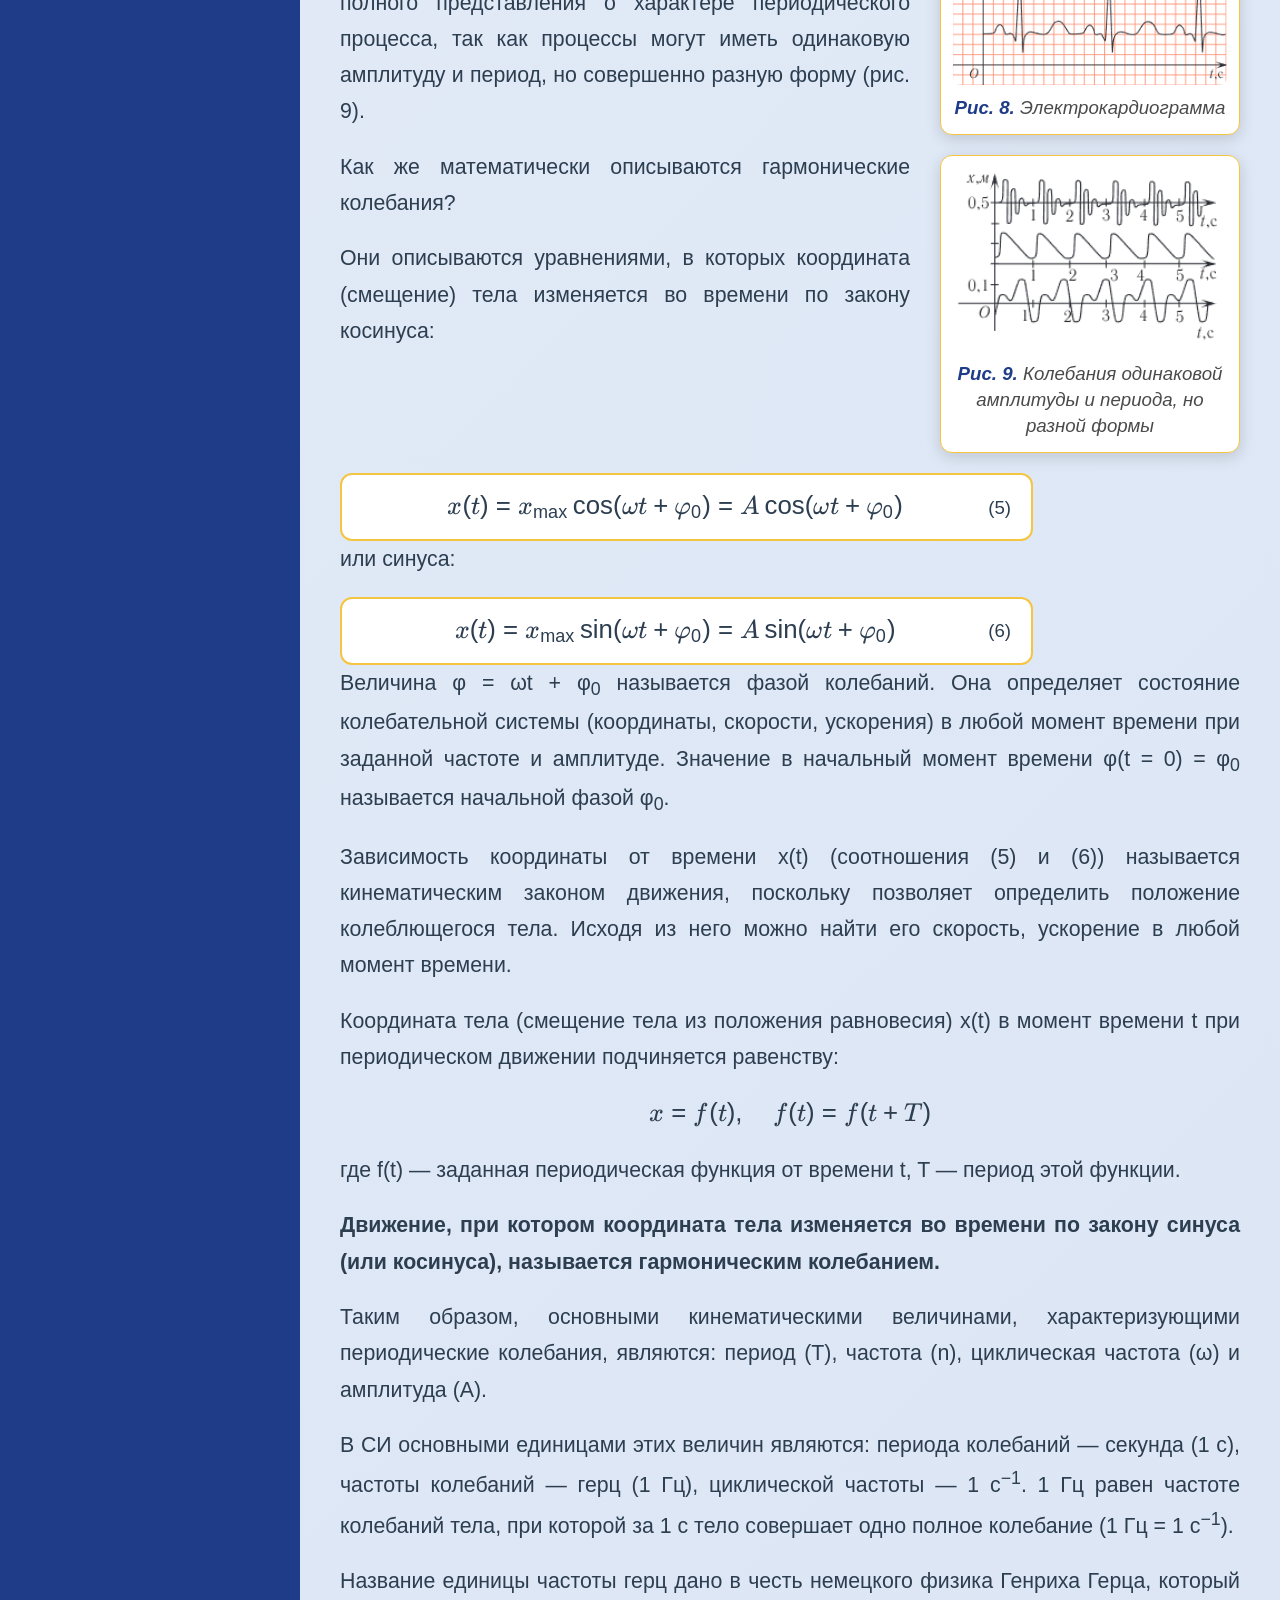
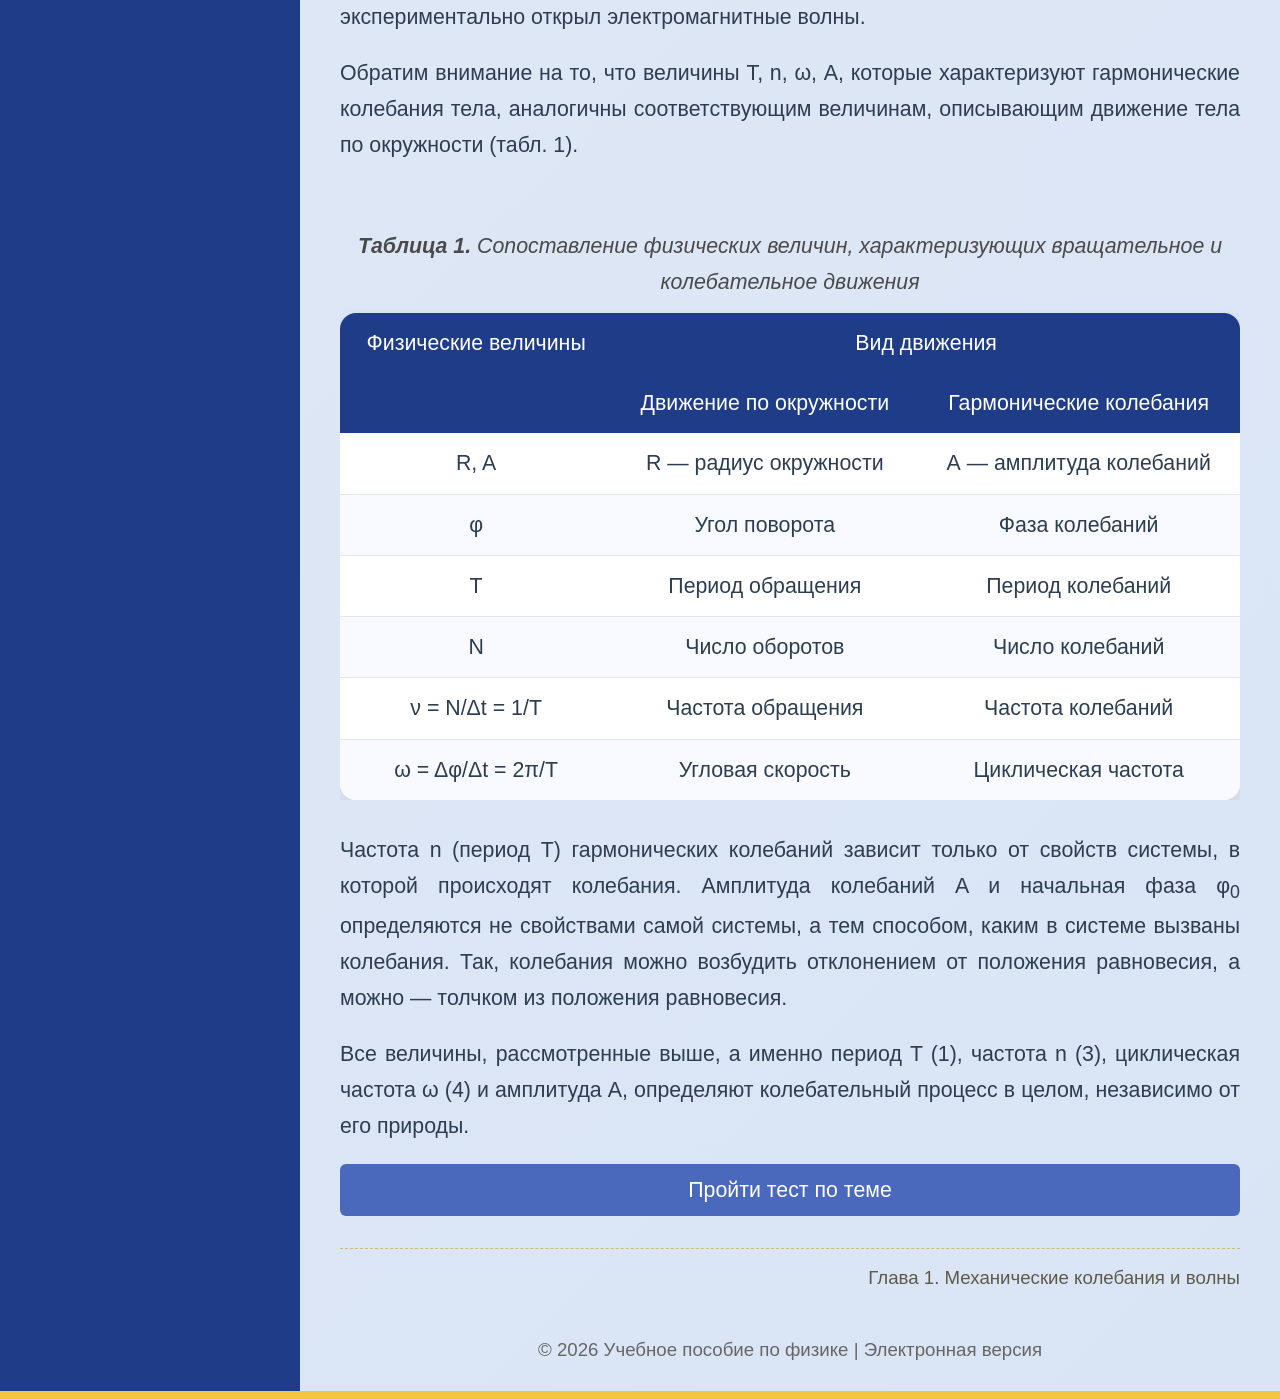
<file: chapters/chapter_1.html>
<!DOCTYPE html>
<html lang="ru">
<head>
    <meta charset="UTF-8">
    <title>Глава 1 — Механические колебания и волны · Учебное пособие</title>
    <meta name="viewport" content="width=device-width, initial-scale=1.0">
    <link rel="stylesheet" href="../chapterStyles.css">
    <link rel="stylesheet" href="../dependencies/katex/dist/katex.min.css">
</head>

<script defer src="../dependencies/katex/dist/katex.min.js"></script>
<script defer src="../dependencies/katex/dist/contrib/auto-render.min.js"
  onload="renderMathInElement(document.body, {
    delimiters: [
      {left: '\\(', right: '\\)', display: false},
      {left: '\\[', right: '\\]', display: true}
    ]
  });"></script>

<body>

    <div class="top-border"></div>

    <div class="main-layout">
        <aside>
            <h2>Глава 1. Механические колебания и волны</h2>
            <ul class="topic-list">
                <li><a href="chapter_1.html" class="active" id="link-chapter_1">1. Колебательное движение. Гармонические колебания</a></li>
                <li><a href="chapter_2.html" id="link-chapter_2">2. Пружинный и математический маятники</a></li>
                <li><a href="chapter_3.html" id="link-chapter_3">3. Превращения энергии при гармонических колебаниях</a></li>
                <li><a href="chapter_4.html" id="link-chapter_4">4. Свободные и вынужденные колебания. Резонанс</a></li>
                <li><a href="chapter_5.html" id="link-chapter_5">5. Распространение колебаний в упругой среде. Продольные и поперечные волны</a></li>
                <li><a href="chapter_6.html" id="link-chapter_6">6. Звуковые волны</a></li>
            </ul>

            <h2>Глава 2. Электромагнитные колебания и волны</h2>
            <ul class="topic-list">
                <li><a href="chapter_7.html">7. Колебательный контур. Свободные электромагнитные колебания в контуре. Формула Томсона. Превращения энергии в колебательном контуре</a></li>
            </ul>

            <div class="extra-links">
                <a href="../index.html">Главная</a>
                <a href="../definitions.html">Все определения</a>
                <a href="../formulas.html">Все формулы</a>
            </div>
        </aside>

        <main>
            <div class="poem-elegant">
                <div class="poem-lines">
                    Часы не свершили урока,<br>
                    А маятник точно уснул,<br>
                    Тогда распахнул я широко<br>
                    Футляр их — и лиру качнул!
                </div>
                <div class="poem-author">Иннокентий Анненский</div>
            </div>

            <header>
                <h1>ФИЗИКА</h1>
                <p>Учебное пособие для 11 класса</p>
            </header>

            <div class="video-block">
                <h2>Видеоурок по теме</h2>

                <video controls>
                    <source src="video/1.mp4" type="video/mp4">
                    Ваш браузер не поддерживает воспроизведение видео.
                </video>
            </div>

            <div class="main-text-content">
                <h3>§ 1. Колебательное движение. Гармонические колебания</h3>
                <h4>Гармонические колебания</h4>

                <p>В мире разнообразных механических движений достаточно часто встречаются периодические (повторяющиеся) движения: колебания маятника часов, движение поршня в двигателе автомобиля, биение сердца человека. В чем особенности таких движений? Какими параметрами они описываются? В чем их отличия от поступательного и вращательного движений?</p>

                <div class="definition-block">
                    <p><strong>Движение абсолютно твердого тела</strong>, при котором прямая, проходящая через любые две его точки, остается параллельной самой себе, называется <em>поступательным движением</em>.</p>
                </div>

                <p><strong>Вращательным</strong> называется движение тела, при котором каждая точка тела движется по своей окружности, и центры этих окружностей лежат на одной неподвижной прямой. Эта прямая называется осью вращения. Равномерное вращение характеризуется периодом <em>T</em> или частотой <em>n</em>. Период обращения <em>T</em> равен времени, за которое тело совершает один оборот по окружности. Частота <em>n</em> равна числу оборотов в единицу времени.</p>

                <p><strong>Тело находится в равновесии</strong>, если векторная сумма всех сил, приложенных к нему, и алгебраическая сумма моментов этих сил относительно любой оси равны нулю. Равновесие называется <em>устойчивым</em>, если при малом отклонении тела от положения равновесия оно возвращается в исходное положение.</p>

                <div class="figure-right">
                    <img src="chapters_img/1.1.png" alt="Колебательные движения">
                    <div class="caption">
                        <strong>Рис. 1.</strong> Колебательные движения: <strong>а</strong> — тело, подвешенное на нити;
                        <strong>б</strong> — груз на пружине; <strong>в</strong> — металлическая пластинка, закрепленная на конце
                    </div>
                </div>

                <p>Разные виды механического движения характеризуются различной степенью повторяемости. Так при поступательном движении тело может вообще не вернуться в исходное положение, тогда как при вращательном движении это произойдет через промежуток времени, равный периоду обращения T.</p>

                <p>В окружающем нас мире очень широко распространен и такой вид движения тела, при котором оно сначала движется в прямом направлении, а затем — в обратном. Такое движение повторяется неоднократно по одной и той же траектории. Подобные примеры приведены на рисунке 1. При этом через любую точку траектории, за исключением крайних точек 1 и 2 (см. рис. 1), тело проходит как в прямом, так и в обратном направлениях.</p>

                <p>Такой вид движения называется колебательным. Колебательное движение совершают такие механические системы, как маятник, качели, листья деревьев под воздействием ветра, струны при игре на гитаре или пианино. Движение атомов в кристаллической решетке также носит колебательный характер.</p>

                <p>Таким образом, для колебательного движения характерно свойство повторяемости (см. рис. 1). Когда физические величины, характеризующие движение (например, координата x, проекции скорости v<sub>x</sub> и действующей силы F<sub>x</sub>), принимают одни и те же значения через равные промежутки времени (рис. 2), то такие колебания (движения) называются периодическими.</p>

                <div class="figure-right">
                    <img src="chapters_img/1.2.png" alt="Периодические движения">
                    <div class="caption">
                        <strong>Рис. 2.</strong> Периодические движения
                    </div>
                </div>

                <p class="formula-paragraph">Минимальный промежуток времени, по истечении которого повторяются значения всех физических величин, характеризующих колебание, называется периодом колебаний и обозначается буквой T:</p>

                <div class="formula">
                    \[
                    T = \frac{\Delta t}{N}
                    \]
                    <span class="formula-number">(1)</span>
                </div>
                

                <p class="formula-paragraph">где Δt — промежуток времени, за который произошло N колебаний.</p>

                <p class="formula-paragraph">Колебания по своей природе могут быть не только механическими, но и электромагнитными (периодические изменения напряжения и силы тока в электрической цепи), термодинамическими (колебания температуры с течением времени) и т. д. Таким образом, колебания — это особая форма движения в том смысле, что различные по своей природе физические процессы (механические, электромагнитные и т. д.) описываются одинаковыми математическими зависимостями физических величин от времени.</p>

                <p class="formula-paragraph">Для описания колебаний, как и для вращательного движения, наряду с периодом колебаний T используют величину, которая называется частотой колебаний. Она обозначается буквой n. Частота n равна отношению числа колебаний N к промежутку времени Δt, за которые они произошли:</p>

                <div class="formula">
                    \[
                    \nu = \frac{N}{\Delta t}
                    \]
                    <span class="formula-number">(2)</span>
                </div>

                <p class="formula-paragraph">Следовательно, частота колебаний показывает, какое число колебаний тело совершает в единицу времени (за секунду):</p>

                <div class="formula">
                    \[
                        \nu = \frac{1}{T}
                    \]
                    <span class="formula-number">(3)</span>
                </div>

                <p class="formula-paragraph">Кроме частоты ν часто используют циклическую частоту ω, которая показывает число колебаний, совершаемых за промежуток времени Δt, равный 2π секунд:</p>

                <div class="formula">
                    \[
                        \omega = \frac{2\pi}{T} = 2\pi \nu
                    \]
                    <span class="formula-number">(4)</span>
                </div>

                <p class="formula-paragraph">Для наглядного описания колебательного движения удобно представить зависимость координаты x колеблющегося тела от времени t в виде графика, т. е. построить график функции x(t).</p>

                <p class="formula-paragraph">Для механической «записи» колебаний можно использовать установку, изображенную на рисунке 3. В этой установке к грузу, подвешенному на двух нитях, прикреплен фломастер. Он может свободно перемещаться в трубочке для того, чтобы постоянно касаться листа бумаги при колебаниях груза. Если отклонить груз поперек листа бумаги и отпустить, то кончик фломастера будет описывать на листе прямую линию, которая является траекторией движения груза.</p>

                <div class="figure-right">
                    <img src="chapters_img/1.3.png" alt="Установка для записи колебаний">
                    <div class="caption">
                        <strong>Рис. 3.</strong> Запись колебаний (осциллограмма)
                    </div>
                </div>

                <p class="formula-paragraph">Если же при этом лист бумаги будет двигаться с постоянной скоростью, то будет происходить сложение двух движений во взаимно перпендикулярных направлениях. В результате на бумаге появится кривая (см. рис. 3), каждая точка которой соответствует положению колеблющегося фломастера в различные моменты времени. Получилась развертка колебательного движения, т. е. график движения колеблющегося тела.</p>

                <p class="formula-paragraph">Такая кривая называется осциллограммой (от лат. oscillum — колебание и греч. γράμμα (грамма) — запись).</p>

                <div class="figure-right">
                    <img src="chapters_img/1.4.png" alt="Фломастер в трубочке">
                    <div class="caption">
                        <strong>Рис. 4.</strong> Крепление фломастера
                    </div>
                </div>

                <div class="figure-right">
                    <img src="chapters_img/1.5.png" alt="Траектория движения груза">
                    <div class="caption">
                        <strong>Рис. 5.</strong> Траектория движения маятника
                    </div>
                </div>

                <p class="formula-paragraph">Для развертки колебаний можно использовать и современную установку с компьютером, приведенную на рисунке 6. Подвесим на цилиндрической пружине груз. Отведем его вниз, отпустим и будем регистрировать колебания с помощью ультразвукового датчика движения. Он будет определять расстояние до подвешенного груза. При соответствующем программном обеспечении зависимость расстояния от груза до датчика от времени будет изображаться на экране компьютера (см. рис. 6).</p>

                <div class="figure-right">
                    <img src="chapters_img/1.6.png" alt="Современная установка с компьютером">
                    <div class="caption">
                        <strong>Рис. 6.</strong> Установка для записи осциллограммы колебаний маятника: а — груз на пружине; б — ультразвуковой датчик движения; в — ноутбук
                    </div>
                </div>

                <p class="formula-paragraph">Какие выводы можно сделать исходя из представленных осциллограмм?</p>

                <p class="formula-paragraph">Во-первых, координата тела изменяется периодически (см. рис. 6). Обычно систему координат выбирают так, что ось времени проходит через точку, значение координаты х = 0 которого соответствует положению устойчивого равновесия (рис. 7). В таком случае координата груза будет изменяться от максимального значения x = x<sub>max</sub> = A до минимального значения x = x<sub>min</sub> = −A. Максимальное отклонение маятника от значения х = 0 (положения равновесия) называется амплитудой колебаний и обозначается буквой А. В данном случае ее величина равна А = 0,12 м.</p>

                <div class="figure-right">
                    <img src="chapters_img/1.7.png" alt="График колебаний с амплитудой">
                    <div class="caption">
                        <strong>Рис. 7.</strong> Осциллограмма колебаний груза на пружине
                    </div>
                </div>

                <p class="formula-paragraph">Следовательно, колебания, кроме периода (частоты), характеризуются амплитудой колебаний.</p>

                <p class="formula-paragraph">Во-вторых, скорость и ускорение при движении колеблющегося тела непостоянны во времени. Они также периодически меняются во времени. Так, скорость маятника максимальна (v = v<sub>max</sub>) при прохождении положения равновесия (х = 0) и равна нулю v = 0 при х = A или х = −A.</p>

                <p class="formula-paragraph">Форму кривой, выражающей зависимость изменения колеблющейся величины (например, координаты, проекции скорости, проекции ускорения) от времени, называют формой колебаний (см. рис. 2).</p>

                <p class="formula-paragraph">Осциллограммы различных колебаний широко используются в медицине, науке и технике. Колебания, которые совершают грузы на пружине или подвешенные на нити, являются наиболее простыми по форме (синусоидальными или косинусоидальными) (см. рис. 2). На рисунке 8 приведена электрокардиограмма (от греч. καρδιά (кардио) — сердце) — запись биений сердца человека, позволяющая определить состояние сердца и, если необходимо, назначить своевременное лечение. В отличие от осциллограммы колеблющегося груза (см. рис. 7) форма электрокардиограммы (см. рис. 8) существенно более сложная.</p>

                <div class="figure-right">
                    <img src="chapters_img/1.8.png" alt="Электрокардиограмма">
                    <div class="caption">
                        <strong>Рис. 8.</strong> Электрокардиограмма
                    </div>
                </div>

                <p class="formula-paragraph">Заметим, что амплитуда и период колебаний не дают полного представления о характере периодического процесса, так как процессы могут иметь одинаковую амплитуду и период, но совершенно разную форму (рис. 9).</p>

                <div class="figure-right">
                    <img src="chapters_img/1.9.png" alt="Разные формы колебаний">
                    <div class="caption">
                        <strong>Рис. 9.</strong> Колебания одинаковой амплитуды и периода, но разной формы
                    </div>
                </div>

                <p class="formula-paragraph">Как же математически описываются гармонические колебания?</p>

                <p class="formula-paragraph">Они описываются уравнениями, в которых координата (смещение) тела изменяется во времени по закону косинуса:</p>

                <div class="formula">
                    \[
                        x(t) = x_{\max} \cos(\omega t + \varphi_0)
                            = A \cos(\omega t + \varphi_0)
                    \]
                    <span class="formula-number">(5)</span>
                </div>

                <p class="formula-paragraph">или синуса:</p>

                <div class="formula">
                    \[
                        x(t) = x_{\max} \sin(\omega t + \varphi_0)
                            = A \sin(\omega t + \varphi_0)
                    \]
                    <span class="formula-number">(6)</span>
                </div>

                <p class="formula-paragraph">Величина φ = ωt + φ<sub>0</sub> называется фазой колебаний. Она определяет состояние колебательной системы (координаты, скорости, ускорения) в любой момент времени при заданной частоте и амплитуде. Значение в начальный момент времени φ(t = 0) = φ<sub>0</sub> называется начальной фазой φ<sub>0</sub>.</p>

                <p class="formula-paragraph">Зависимость координаты от времени x(t) (соотношения (5) и (6)) называется кинематическим законом движения, поскольку позволяет определить положение колеблющегося тела. Исходя из него можно найти его скорость, ускорение в любой момент времени.</p>

                <p class="formula-paragraph">Координата тела (смещение тела из положения равновесия) x(t) в момент времени t при периодическом движении подчиняется равенству:</p>

                <p class="formula-paragraph" style="text-align: center;">\[
                    x = f(t), \quad f(t) = f(t + T)
                \]</p>

                <p class="formula-paragraph">где f(t) — заданная периодическая функция от времени t, T — период этой функции.</p>

                <p class="formula-paragraph"><strong>Движение, при котором координата тела изменяется во времени по закону синуса (или косинуса), называется гармоническим колебанием.</strong></p>

                <p class="formula-paragraph">Таким образом, основными кинематическими величинами, характеризующими периодические колебания, являются: период (Т), частота (n), циклическая частота (ω) и амплитуда (A).</p>

                <p class="formula-paragraph">В СИ основными единицами этих величин являются: периода колебаний — секунда (1 с), частоты колебаний — герц (1 Гц), циклической частоты — 1 с<sup>−1</sup>. 1 Гц равен частоте колебаний тела, при которой за 1 с тело совершает одно полное колебание (1 Гц = 1 с<sup>−1</sup>).</p>

                <p class="formula-paragraph">Название единицы частоты герц дано в честь немецкого физика Генриха Герца, который экспериментально открыл электромагнитные волны.</p>

                <p class="formula-paragraph">Обратим внимание на то, что величины T, n, ω, A, которые характеризуют гармонические колебания тела, аналогичны соответствующим величинам, описывающим движение тела по окружности (табл. 1).</p>

                <div style="clear: both;"></div>

                <div class="table-container">
                    <div class="table-caption"><strong>Таблица 1.</strong> Сопоставление физических величин, характеризующих вращательное и колебательное движения</div>
                    <table>
                        <thead>
                            <tr>
                                <th>Физические величины</th>
                                <th colspan="2">Вид движения</th>
                            </tr>
                            <tr>
                                <th></th>
                                <th>Движение по окружности</th>
                                <th>Гармонические колебания</th>
                            </tr>
                        </thead>
                        <tbody>
                            <tr>
                                <td>R, A</td>
                                <td>R — радиус окружности</td>
                                <td>А — амплитуда колебаний</td>
                            </tr>
                            <tr>
                                <td>φ</td>
                                <td>Угол поворота</td>
                                <td>Фаза колебаний</td>
                            </tr>
                            <tr>
                                <td>T</td>
                                <td>Период обращения</td>
                                <td>Период колебаний</td>
                            </tr>
                            <tr>
                                <td>N</td>
                                <td>Число оборотов</td>
                                <td>Число колебаний</td>
                            </tr>
                            <tr>
                                <td>ν = N/Δt = 1/T</td>
                                <td>Частота обращения</td>
                                <td>Частота колебаний</td>
                            </tr>
                            <tr>
                                <td>ω = Δφ/Δt = 2π/T</td>
                                <td>Угловая скорость</td>
                                <td>Циклическая частота</td>
                            </tr>
                        </tbody>
                    </table>
                </div>

                <p class="formula-paragraph">Частота n (период T) гармонических колебаний зависит только от свойств системы, в которой происходят колебания. Амплитуда колебаний A и начальная фаза φ<sub>0</sub> определяются не свойствами самой системы, а тем способом, каким в системе вызваны колебания. Так, колебания можно возбудить отклонением от положения равновесия, а можно — толчком из положения равновесия.</p>

                <p class="formula-paragraph">Все величины, рассмотренные выше, а именно период T (1), частота n (3), циклическая частота ω (4) и амплитуда A, определяют колебательный процесс в целом, независимо от его природы.</p>
                
                <div  class="extra-links">
                    <a href="../tests/chapter_1_test.html">Пройти тест по теме</a>
                </div>

                <div class="chapter-footer-note">
                    Глава 1. Механические колебания и волны
                </div>
            </div>

            <footer>
                © 2026 Учебное пособие по физике | Электронная версия
            </footer>
        </main>
    </div>

    <div class="bottom-border"></div>

    <script>
    (function() {
        const currentChapterId = 'chapter_1';
        
        let viewedChapters = JSON.parse(localStorage.getItem('viewedChapters')) || [];
        if (!viewedChapters.includes(currentChapterId)) {
            viewedChapters.push(currentChapterId);
            localStorage.setItem('viewedChapters', JSON.stringify(viewedChapters));
        }
        
        function markVisitedChapters() {
            const links = document.querySelectorAll('.topic-list a');
            links.forEach(link => {
                const linkId = link.id;
                if (linkId) {
                    const chapterId = linkId.replace('link-', '');
                    if (viewedChapters.includes(chapterId) && chapterId !== currentChapterId) {
                        link.classList.add('visited');
                    } else {
                        link.classList.remove('visited');
                    }
                }
            });
        }
        
        document.addEventListener('DOMContentLoaded', markVisitedChapters);
    })();
    </script>
</body>
</html>
</file>
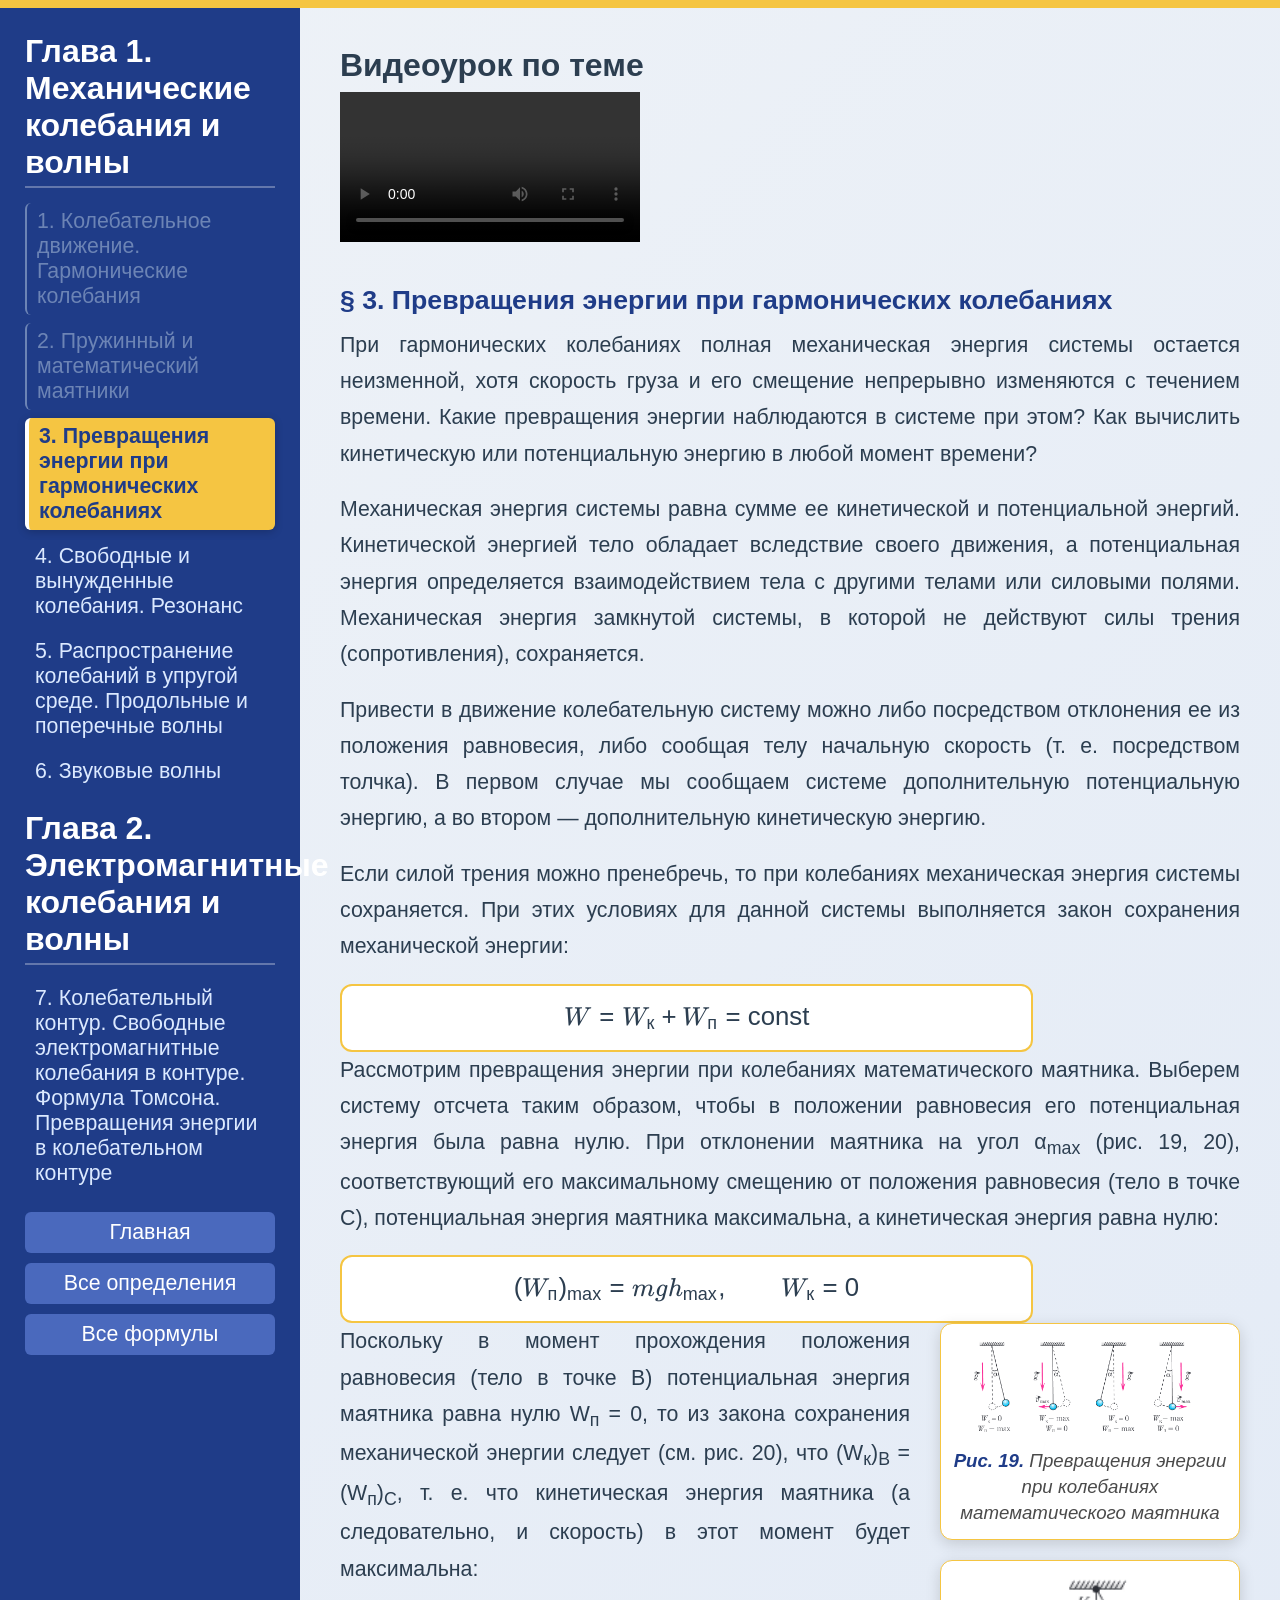
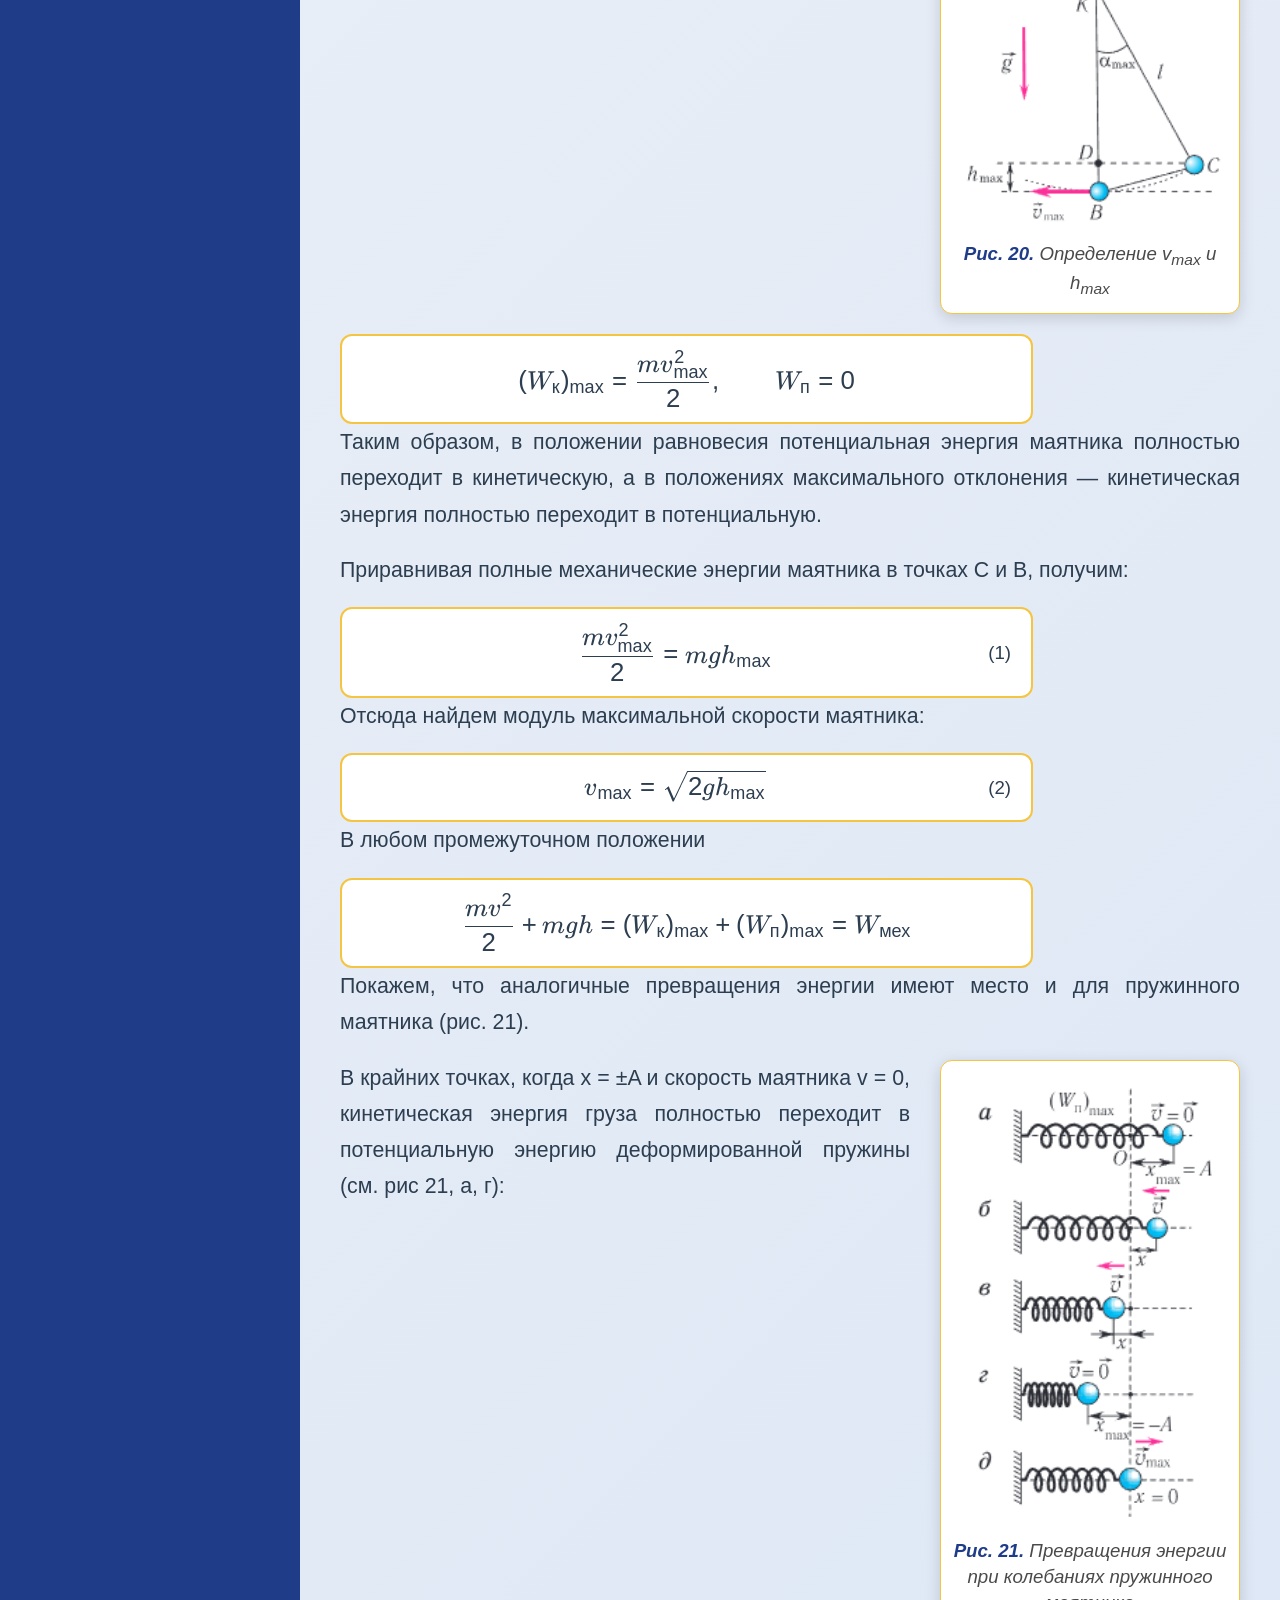
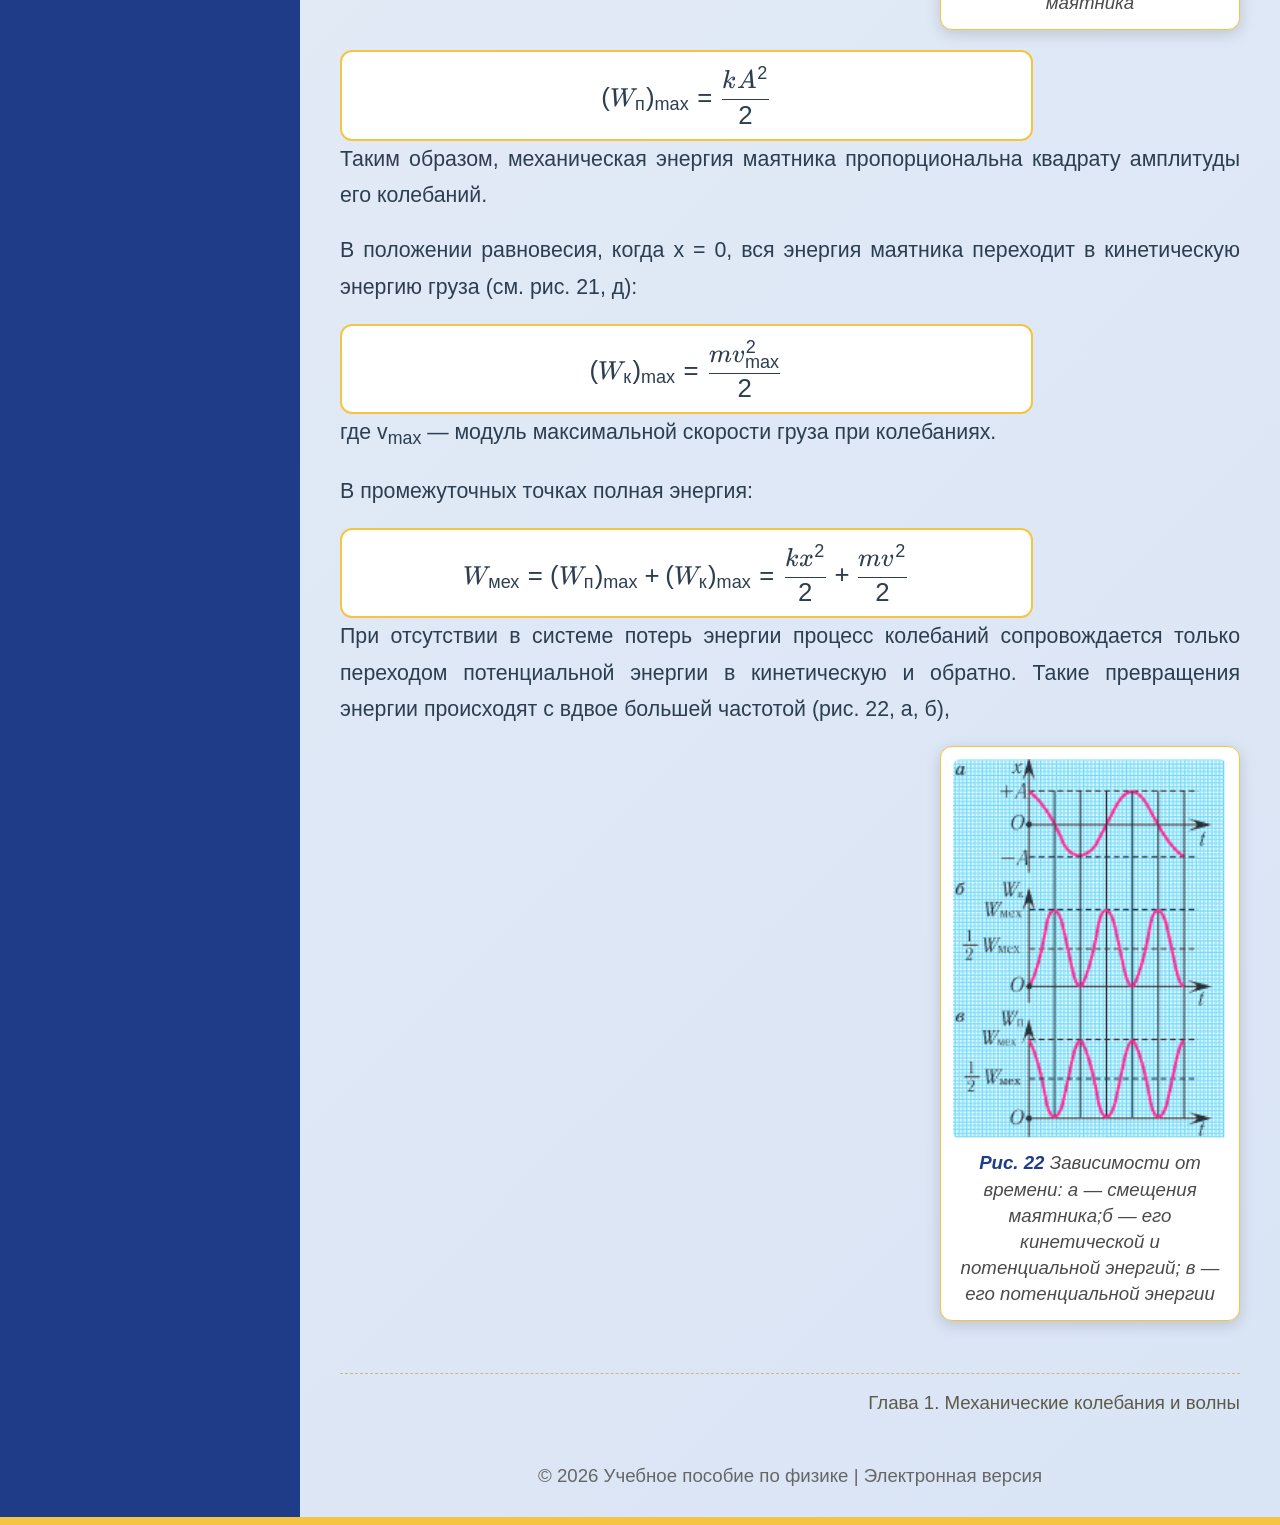
<file: chapters/chapter_3.html>
<!DOCTYPE html>
<html lang="ru">
<head>
    <meta charset="UTF-8">
    <title>Глава 1 — Механические колебания и волны · Учебное пособие</title>
    <meta name="viewport" content="width=device-width, initial-scale=1.0">
    <link rel="stylesheet" href="../chapterStyles.css">
<link rel="stylesheet" href="../dependencies/katex/dist/katex.min.css">
</head>

<script defer src="../dependencies/katex/dist/katex.min.js"></script>
<script defer src="../dependencies/katex/dist/contrib/auto-render.min.js"
  onload="renderMathInElement(document.body, {
    delimiters: [
      {left: '\\(', right: '\\)', display: false},
      {left: '\\[', right: '\\]', display: true}
    ]
  });"></script>
<body>

    <div class="top-border"></div>

    <div class="main-layout">
        <aside>
            <h2>Глава 1. Механические колебания и волны</h2>
            <ul class="topic-list">
                <li><a href="chapter_1.html" id="link-chapter_1">1. Колебательное движение. Гармонические колебания</a></li>
                <li><a href="chapter_2.html" id="link-chapter_2">2. Пружинный и математический маятники</a></li>
                <li><a href="chapter_3.html" class="active" id="link-chapter_3">3. Превращения энергии при гармонических колебаниях</a></li>
                <li><a href="chapter_4.html" id="link-chapter_4">4. Свободные и вынужденные колебания. Резонанс</a></li>
                <li><a href="chapter_5.html" id="link-chapter_5">5. Распространение колебаний в упругой среде. Продольные и поперечные волны</a></li>
                <li><a href="chapter_6.html" id="link-chapter_6">6. Звуковые волны</a></li>
            </ul>

            <h2>Глава 2. Электромагнитные колебания и волны</h2>
            <ul class="topic-list">
                <li><a href="chapter_7.html">7. Колебательный контур. Свободные электромагнитные колебания в контуре. Формула Томсона. Превращения энергии в колебательном контуре</a></li>
            </ul>

            <div class="extra-links">
                <a href="../index.html">Главная</a>
                <a href="../definitions.html">Все определения</a>
                <a href="../formulas.html">Все формулы</a>
            </div>
        </aside>

        <main>
            <div class="main-text-content">

                <div class="video-block">
                    <h2>Видеоурок по теме</h2>

                    <video controls>
                        <source src="video/3.mp4" type="video/mp4">
                        Ваш браузер не поддерживает воспроизведение видео.
                    </video>
                </div>

                <h3>§ 3. Превращения энергии при гармонических колебаниях</h3>

                <p>При гармонических колебаниях полная механическая энергия системы остается неизменной, хотя скорость груза и его смещение непрерывно изменяются с течением времени. Какие превращения энергии наблюдаются в системе при этом? Как вычислить кинетическую или потенциальную энергию в любой момент времени?</p>
                
                <p>Механическая энергия системы равна сумме ее кинетической и потенциальной энергий. Кинетической энергией тело обладает вследствие своего движения, а потенциальная энергия определяется взаимодействием тела с другими телами или силовыми полями. Механическая энергия замкнутой системы, в которой не действуют силы трения (сопротивления), сохраняется.</p>

                <p>Привести в движение колебательную систему можно либо посредством отклонения ее из положения равновесия, либо сообщая телу начальную скорость (т. е. посредством толчка). В первом случае мы сообщаем системе дополнительную потенциальную энергию, а во втором — дополнительную кинетическую энергию.</p>

                <p>Если силой трения можно пренебречь, то при колебаниях механическая энергия системы сохраняется. При этих условиях для данной системы выполняется закон сохранения механической энергии:</p>
                <div class="formula">
                    \[
                        W = W_{к} + W_{п} = \text{const}
                    \]
                </div>

                <p>Рассмотрим превращения энергии при колебаниях математического маятника. Выберем систему отсчета таким образом, чтобы в положении равновесия его потенциальная энергия была равна нулю. При отклонении маятника на угол α<sub>max</sub> (рис. 19, 20), соответствующий его максимальному смещению от положения равновесия (тело в точке С), потенциальная энергия маятника максимальна, а кинетическая энергия равна нулю:</p>
                <div class="formula">
                    \[
                        (W_{п})_{\max} = m g h_{\max}, \qquad W_{к} = 0
                    \]
                </div>

                <div class="figure-right">
                    <img src="chapters_img/3.1.png" alt="Рис. 19">
                    <div class="caption">
                        <strong>Рис. 19.</strong> Превращения энергии при колебаниях математического маятника
                    </div>
                </div>

                <div class="figure-right">
                    <img src="chapters_img/3.2.png" alt="Рис. 20">
                    <div class="caption">
                        <strong>Рис. 20.</strong> Определение v<sub>max</sub> и h<sub>max</sub>
                    </div>
                </div>

                <p>Поскольку в момент прохождения положения равновесия (тело в точке В) потенциальная энергия маятника равна нулю W<sub>п</sub> = 0, то из закона сохранения механической энергии следует (см. рис. 20), что (W<sub>к</sub>)<sub>В</sub> = (W<sub>п</sub>)<sub>С</sub>, т. е. что кинетическая энергия маятника (а следовательно, и скорость) в этот момент будет максимальна:</p>
                <div class="formula">
                    \[
                        (W_{к})_{\max} = \frac{m v_{\max}^{2}}{2}, \qquad W_{п} = 0
                    \]
                </div>

                <p>Таким образом, в положении равновесия потенциальная энергия маятника полностью переходит в кинетическую, а в положениях максимального отклонения — кинетическая энергия полностью переходит в потенциальную.</p>

                <p>Приравнивая полные механические энергии маятника в точках С и В, получим:</p>
                <div class="formula">
                    \[
                        \frac{m v_{\max}^{2}}{2} = m g h_{\max}
                    \]
                    <span class="formula-number">(1)</span>
                </div>
                
                <p>Отсюда найдем модуль максимальной скорости маятника:</p>
                <div class="formula">
                    \[
                        v_{\max} = \sqrt{2 g h_{\max}}
                    \]
                    <span class="formula-number">(2)</span>
                </div>

                <p>В любом промежуточном положении</p>
                <div class="formula">
                    \[
                        \frac{m v^{2}}{2} + m g h
                        =
                        (W_{к})_{\max} + (W_{п})_{\max}
                        =
                        W_{\text{мех}}
                    \]
                </div>

                <p>Покажем, что аналогичные превращения энергии имеют место и для пружинного маятника (рис. 21).</p>

                <div class="figure-right">
                    <img src="chapters_img/3.3.png" alt="Рис. 21">
                    <div class="caption">
                        <strong>Рис. 21.</strong> Превращения энергии при колебаниях пружинного маятника
                    </div>
                </div>

                <p>В крайних точках, когда x = ±A и скорость маятника v = 0, кинетическая энергия груза полностью переходит в потенциальную энергию деформированной пружины (см. рис 21, а, г):</p>
                <div class="formula">
                    \[
                        (W_{п})_{\max} = \frac{k A^{2}}{2}
                    \]
                </div>
                <p>Таким образом, механическая энергия маятника пропорциональна квадрату амплитуды его колебаний.</p>

                <p>В положении равновесия, когда x = 0, вся энергия маятника переходит в кинетическую энергию груза (см. рис. 21, д):</p>
                <div class="formula">
                    \[
                        (W_{к})_{\max} = \frac{m v_{\max}^{2}}{2}
                    \]
                </div>
                <p>где v<sub>max</sub> — модуль максимальной скорости груза при колебаниях.</p>

                <p>В промежуточных точках полная энергия:</p>
                <div class="formula">
                    \[
                        W_{\text{мех}}
                        =
                        (W_{п})_{\max} + (W_{к})_{\max}
                        =
                        \frac{k x^{2}}{2} + \frac{m v^{2}}{2}
                    \]
                </div>

                <p>При отсутствии в системе потерь энергии процесс колебаний сопровождается только переходом потенциальной энергии в кинетическую и обратно. Такие превращения энергии происходят с вдвое большей частотой (рис. 22, а, б),</p>

                <div class="figure-right">
                    <img src="chapters_img/3.4.png" alt="Рис. 22">
                    <div class="caption">
                        <strong>Рис. 22</strong> Зависимости от времени: а — смещения маятника;б — его кинетической и потенциальной энергий; в — его потенциальной энергии
                    </div>
                </div>

                <div style="clear: both;"></div>

                <div class="chapter-footer-note">
                    Глава 1. Механические колебания и волны
                </div>
            </div>

            <footer>
                © 2026 Учебное пособие по физике | Электронная версия
            </footer>
        </main>
    </div>

    <div class="bottom-border"></div>
    
    <script>
    (function() {
        const currentChapterId = 'chapter_3';
        
        let viewedChapters = JSON.parse(localStorage.getItem('viewedChapters')) || [];
        if (!viewedChapters.includes(currentChapterId)) {
            viewedChapters.push(currentChapterId);
            localStorage.setItem('viewedChapters', JSON.stringify(viewedChapters));
        }
        
        function markVisitedChapters() {
            const links = document.querySelectorAll('.topic-list a');
            links.forEach(link => {
                const linkId = link.id;
                if (linkId) {
                    const chapterId = linkId.replace('link-', '');
                    if (viewedChapters.includes(chapterId) && chapterId !== currentChapterId) {
                        link.classList.add('visited');
                    } else {
                        link.classList.remove('visited');
                    }
                }
            });
        }
        
        document.addEventListener('DOMContentLoaded', markVisitedChapters);
    })();
    </script>

</body>
</html>
</file>
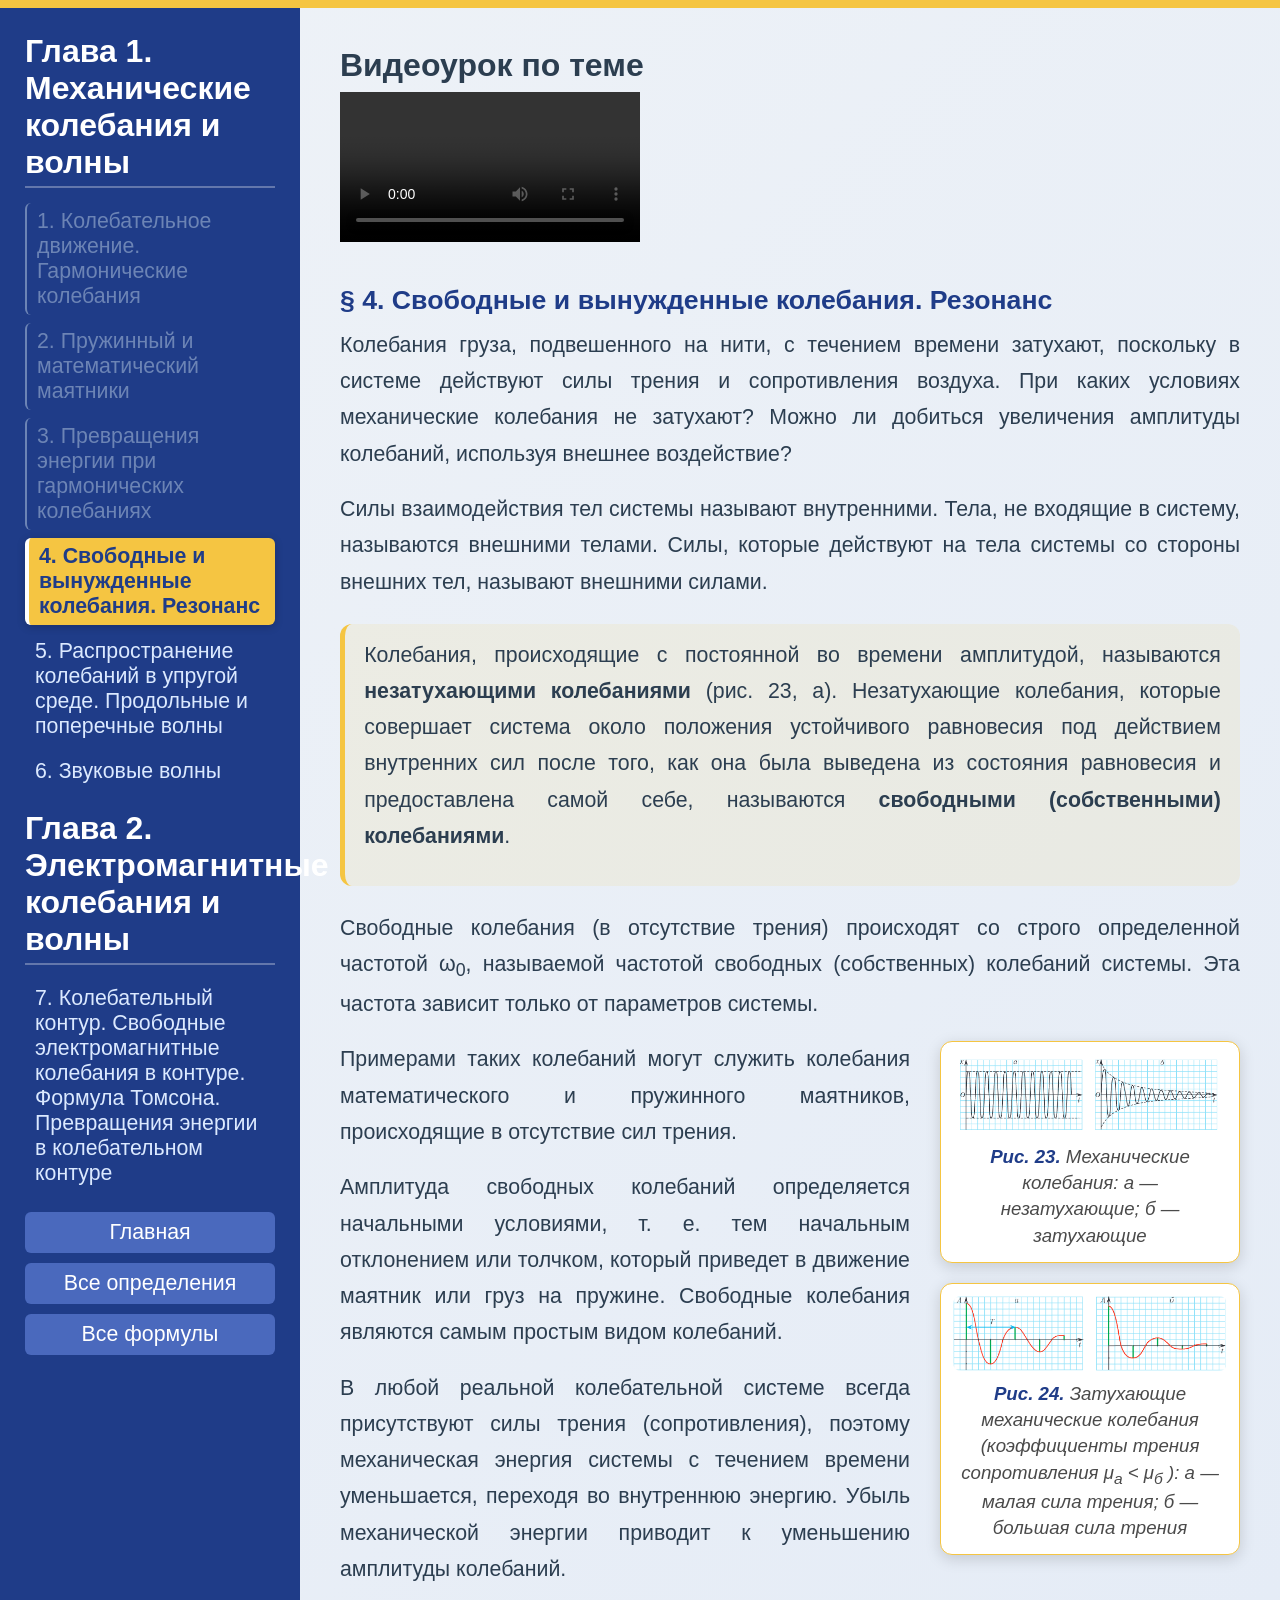
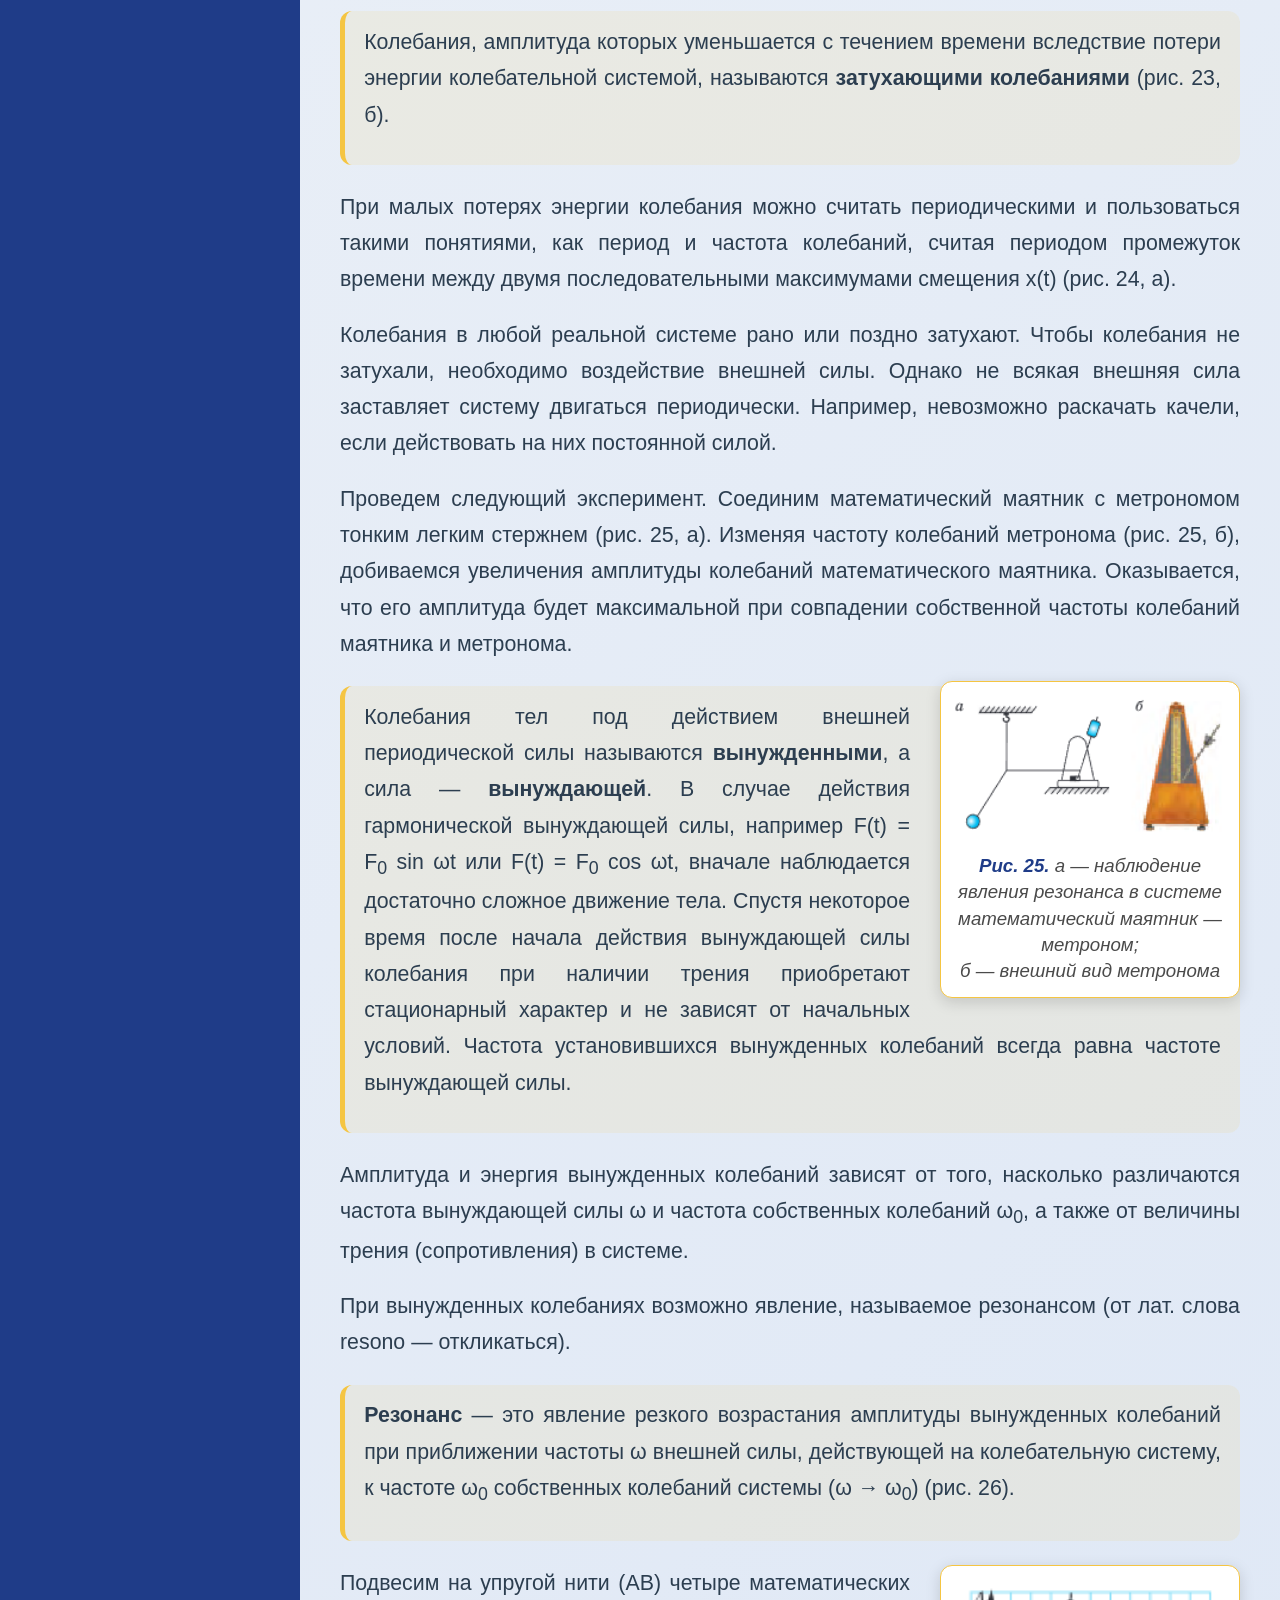
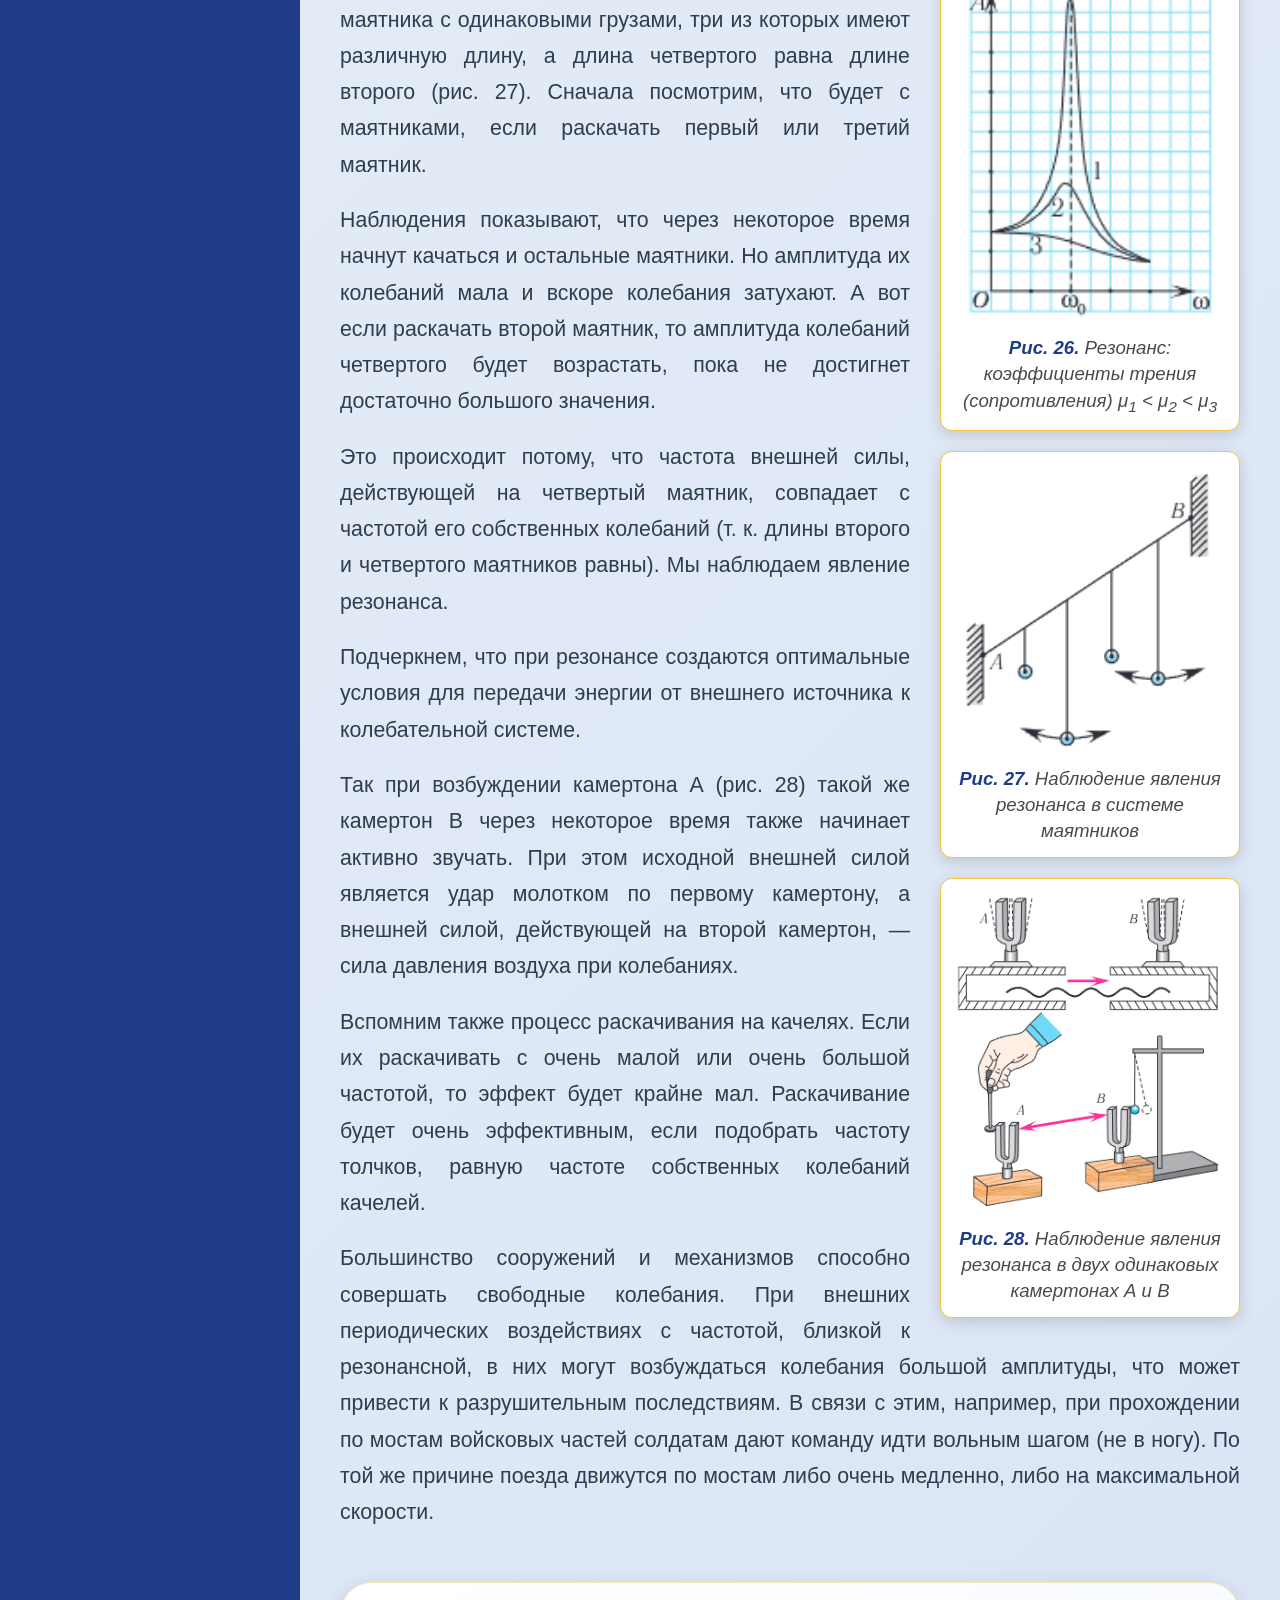
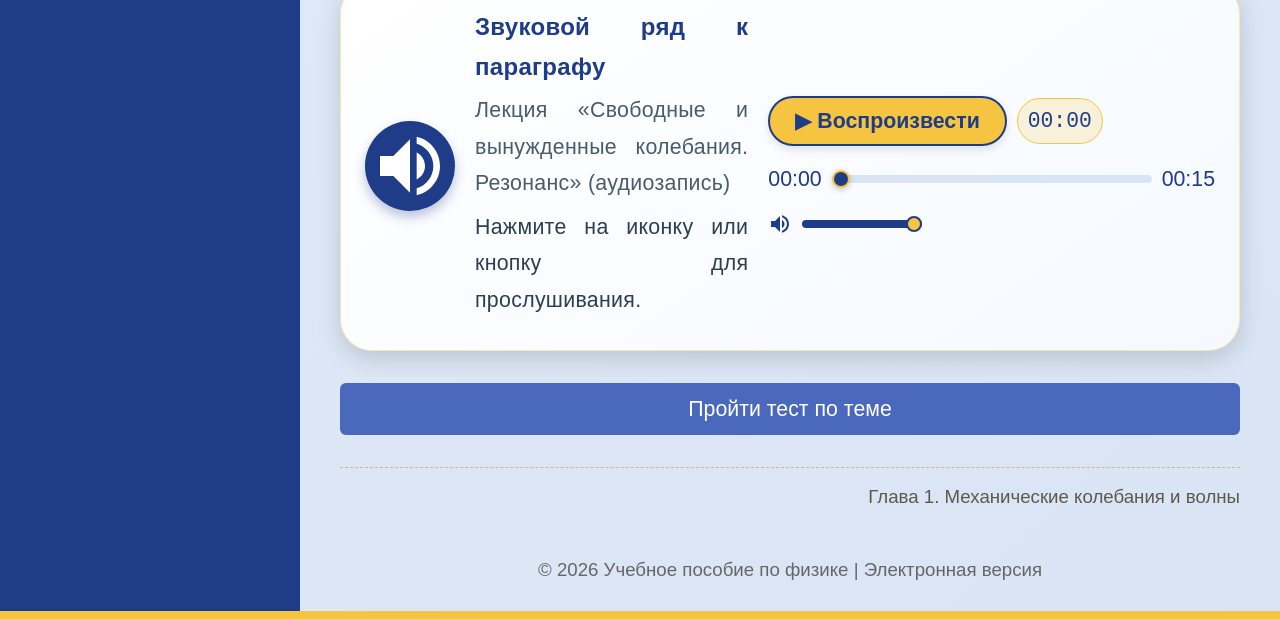
<file: chapters/chapter_4.html>
<!DOCTYPE html>
<html lang="ru">
<head>
    <meta charset="UTF-8">
    <title>§ 4. Свободные и вынужденные колебания. Резонанс · Учебное пособие</title>
    <meta name="viewport" content="width=device-width, initial-scale=1.0">
    <link rel="stylesheet" href="../chapterStyles.css">
<link rel="stylesheet" href="../dependencies/katex/dist/katex.min.css">
</head>

<script defer src="../dependencies/katex/dist/katex.min.js"></script>
<script defer src="../dependencies/katex/dist/contrib/auto-render.min.js"
  onload="renderMathInElement(document.body, {
    delimiters: [
      {left: '\\(', right: '\\)', display: false},
      {left: '\\[', right: '\\]', display: true}
    ]
  });"></script>
<body>

    <div class="top-border"></div>

    <div class="main-layout">
        <aside>
            <h2>Глава 1. Механические колебания и волны</h2>
            <ul class="topic-list">
                <li><a href="chapter_1.html" id="link-chapter_1">1. Колебательное движение. Гармонические колебания</a></li>
                <li><a href="chapter_2.html" id="link-chapter_2">2. Пружинный и математический маятники</a></li>
                <li><a href="chapter_3.html" id="link-chapter_3">3. Превращения энергии при гармонических колебаниях</a></li>
                <li><a href="chapter_4.html" class="active" id="link-chapter_4">4. Свободные и вынужденные колебания. Резонанс</a></li>
                <li><a href="chapter_5.html" id="link-chapter_5">5. Распространение колебаний в упругой среде. Продольные и поперечные волны</a></li>
                <li><a href="chapter_6.html" id="link-chapter_6">6. Звуковые волны</a></li>
            </ul>

            <h2>Глава 2. Электромагнитные колебания и волны</h2>
            <ul class="topic-list">
                <li><a href="chapter_7.html">7. Колебательный контур. Свободные электромагнитные колебания в контуре. Формула Томсона. Превращения энергии в колебательном контуре</a></li>
            </ul>

            <div class="extra-links">
                <a href="../index.html">Главная</a>
                <a href="../definitions.html">Все определения</a>
                <a href="../formulas.html">Все формулы</a>
            </div>
        </aside>

        <main>
            <div class="main-text-content">

                <div class="video-block">
                    <h2>Видеоурок по теме</h2>

                    <video controls>
                        <source src="video/4.mp4" type="video/mp4">
                        Ваш браузер не поддерживает воспроизведение видео.
                    </video>
                </div>

                <h3>§ 4. Свободные и вынужденные колебания. Резонанс</h3>

                <p>Колебания груза, подвешенного на нити, с течением времени затухают, поскольку в системе действуют силы трения и сопротивления воздуха. При каких условиях механические колебания не затухают? Можно ли добиться увеличения амплитуды колебаний, используя внешнее воздействие?</p>
                
                <p>Силы взаимодействия тел системы называют внутренними. Тела, не входящие в систему, называются внешними телами. Силы, которые действуют на тела системы со стороны внешних тел, называют внешними силами.</p>

                <div class="definition-block">
                    <p>Колебания, происходящие с постоянной во времени амплитудой, называются <strong>незатухающими колебаниями</strong> (рис. 23, а). Незатухающие колебания, которые совершает система около положения устойчивого равновесия под действием внутренних сил после того, как она была выведена из состояния равновесия и предоставлена самой себе, называются <strong>свободными (собственными) колебаниями</strong>.</p>
                </div>

                <p>Свободные колебания (в отсутствие трения) происходят со строго определенной частотой ω<sub>0</sub>, называемой частотой свободных (собственных) колебаний системы. Эта частота зависит только от параметров системы.</p>

                <div class="figure-right">
                    <img src="chapters_img/4.1.png" alt="Рис. 23">
                    <div class="caption">
                        <strong>Рис. 23.</strong> Механические колебания: а — незатухающие; б — затухающие
                    </div>
                </div>

                <div class="figure-right">
                    <img src="chapters_img/4.2.png" alt="Рис. 24">
                    <div class="caption">
                        <strong>Рис. 24.</strong> Затухающие механические колебания (коэффициенты трения сопротивления μ<sub>а</sub> < μ<sub>б</sub> ): а — малая сила трения; б — большая сила трения
                    </div>
                </div>

                <p>Примерами таких колебаний могут служить колебания математического и пружинного маятников, происходящие в отсутствие сил трения.</p>

                <p>Амплитуда свободных колебаний определяется начальными условиями, т. е. тем начальным отклонением или толчком, который приведет в движение маятник или груз на пружине. Свободные колебания являются самым простым видом колебаний.</p>

                <p>В любой реальной колебательной системе всегда присутствуют силы трения (сопротивления), поэтому механическая энергия системы с течением времени уменьшается, переходя во внутреннюю энергию. Убыль механической энергии приводит к уменьшению амплитуды колебаний.</p>

                <div class="definition-block">
                    <p>Колебания, амплитуда которых уменьшается с течением времени вследствие потери энергии колебательной системой, называются <strong>затухающими колебаниями</strong> (рис. 23, б).</p>
                </div>

                <p>При малых потерях энергии колебания можно считать периодическими и пользоваться такими понятиями, как период и частота колебаний, считая периодом промежуток времени между двумя последовательными максимумами смещения х(t) (рис. 24, а).</p>

                <p>Колебания в любой реальной системе рано или поздно затухают. Чтобы колебания не затухали, необходимо воздействие внешней силы. Однако не всякая внешняя сила заставляет систему двигаться периодически. Например, невозможно раскачать качели, если действовать на них постоянной силой.</p>

                <p>Проведем следующий эксперимент. Соединим математический маятник с метрономом тонким легким стержнем (рис. 25, а). Изменяя частоту колебаний метронома (рис. 25, б), добиваемся увеличения амплитуды колебаний математического маятника. Оказывается, что его амплитуда будет максимальной при совпадении собственной частоты колебаний маятника и метронома.</p>

                <div class="figure-right">
                    <img src="chapters_img/4.3.png" alt="Рис. 25">
                    <div class="caption">
                        <strong>Рис. 25.</strong> а — наблюдение явления резонанса в системе математический маятник — метроном;<br> б — внешний вид метронома
                    </div>
                </div>

                <div class="definition-block">
                    <p>Колебания тел под действием внешней периодической силы называются <strong>вынужденными</strong>, а сила — <strong>вынуждающей</strong>. В случае действия гармонической вынуждающей силы, например F(t) = F<sub>0</sub> sin ωt или F(t) = F<sub>0</sub> cos ωt, вначале наблюдается достаточно сложное движение тела. Спустя некоторое время после начала действия вынуждающей силы колебания при наличии трения приобретают стационарный характер и не зависят от начальных условий. Частота установившихся вынужденных колебаний всегда равна частоте вынуждающей силы.</p>
                </div>

                <p>Амплитуда и энергия вынужденных колебаний зависят от того, насколько различаются частота вынуждающей силы ω и частота собственных колебаний ω<sub>0</sub>, а также от величины трения (сопротивления) в системе.</p>

                <p>При вынужденных колебаниях возможно явление, называемое резонансом (от лат. слова resono — откликаться).</p>

                <div class="definition-block">
                    <p><strong>Резонанс</strong> — это явление резкого возрастания амплитуды вынужденных колебаний при приближении частоты ω внешней силы, действующей на колебательную систему, к частоте ω<sub>0</sub> собственных колебаний системы (ω → ω<sub>0</sub>) (рис. 26).</p>
                </div>

                <div class="figure-right">
                    <img src="chapters_img/4.4.png" alt="Рис. 26">
                    <div class="caption">
                        <strong>Рис. 26.</strong> Резонанс: коэффициенты трения (сопротивления) μ<sub>1</sub> < μ<sub>2</sub> < μ<sub>3</sub>
                    </div>
                </div>

                <div class="figure-right">
                    <img src="chapters_img/4.5.png" alt="Рис. 27">
                    <div class="caption">
                        <strong>Рис. 27.</strong> Наблюдение явления резонанса в системе маятников
                    </div>
                </div>

                <p>Подвесим на упругой нити (АВ) четыре математических маятника с одинаковыми грузами, три из которых имеют различную длину, а длина четвертого равна длине второго (рис. 27). Сначала посмотрим, что будет с маятниками, если раскачать первый или третий маятник.</p>

                <p>Наблюдения показывают, что через некоторое время начнут качаться и остальные маятники. Но амплитуда их колебаний мала и вскоре колебания затухают. А вот если раскачать второй маятник, то амплитуда колебаний четвертого будет возрастать, пока не достигнет достаточно большого значения.</p>

                <p>Это происходит потому, что частота внешней силы, действующей на четвертый маятник, совпадает с частотой его собственных колебаний (т. к. длины второго и четвертого маятников равны). Мы наблюдаем явление резонанса.</p>

                <p>Подчеркнем, что при резонансе создаются оптимальные условия для передачи энергии от внешнего источника к колебательной системе.</p>

                <div class="figure-right">
                    <img src="chapters_img/4.6.png" alt="Рис. 28">
                    <div class="caption">
                        <strong>Рис. 28.</strong> Наблюдение явления резонанса в двух одинаковых камертонах А и В
                    </div>
                </div>

                <p>Так при возбуждении камертона А (рис. 28) такой же камертон В через некоторое время также начинает активно звучать. При этом исходной внешней силой является удар молотком по первому камертону, а внешней силой, действующей на второй камертон, — сила давления воздуха при колебаниях.</p>

                <p>Вспомним также процесс раскачивания на качелях. Если их раскачивать с очень малой или очень большой частотой, то эффект будет крайне мал. Раскачивание будет очень эффективным, если подобрать частоту толчков, равную частоте собственных колебаний качелей.</p>

                <p>Большинство сооружений и механизмов способно совершать свободные колебания. При внешних периодических воздействиях с частотой, близкой к резонансной, в них могут возбуждаться колебания большой амплитуды, что может привести к разрушительным последствиям. В связи с этим, например, при прохождении по мостам войсковых частей солдатам дают команду идти вольным шагом (не в ногу). По той же причине поезда движутся по мостам либо очень медленно, либо на максимальной скорости.</p>

                <div style="clear: both;"></div>

                <div class="audio-player-section">
                    <div class="audio-icon" id="speakerIcon">
                        <svg viewBox="0 0 24 24">
                            <path d="M3 9v6h4l5 5V4L7 9H3z M16.5 12c0-1.77-1.02-3.29-2.5-4.03v8.05c1.48-.73 2.5-2.25 2.5-4.02z M14 3.23v2.06c2.89.86 5 3.54 5 6.71s-2.11 5.85-5 6.71v2.06c4.01-.91 7-4.49 7-8.77s-2.99-7.86-7-8.77z"/>
                        </svg>
                    </div>
                    <div class="audio-info">
                        <div class="audio-label">Звуковой ряд к параграфу</div>
                        <div class="audio-description">Лекция «Свободные и вынужденные колебания. Резонанс» (аудиозапись)</div>
                        <p>Нажмите на иконку или кнопку для прослушивания.</p>
                    </div>
                    <div class="audio-controls">
                        <div class="playback-row">
                            <button class="control-btn" id="playPauseBtn">▶ Воспроизвести</button>
                            <span class="time-display" id="timeDisplay">00:00 / 00:00</span>
                        </div>
                        
                        <div class="seek-row">
                            <span>00:00</span>
                            <input type="range" class="seek-bar" id="seekBar" value="0" min="0" max="100" step="0.1">
                            <span id="durationDisplay">00:00</span>
                        </div>
                        
                        <div class="volume-row">
                            <svg class="volume-icon" id="volumeIcon" viewBox="0 0 24 24">
                                <path d="M3 9v6h4l5 5V4L7 9H3z M16.5 12c0-1.77-1.02-3.29-2.5-4.03v8.05c1.48-.73 2.5-2.25 2.5-4.02z M14 3.23v2.06c2.89.86 5 3.54 5 6.71s-2.11 5.85-5 6.71v2.06c4.01-.91 7-4.49 7-8.77s-2.99-7.86-7-8.77z"/>
                            </svg>
                            <input type="range" class="volume-bar" id="volumeBar" min="0" max="1" step="0.01" value="1">
                        </div>
                    </div>
                </div>

                <!-- Аудиоэлемент (скрыт) -->
                <audio id="audioPlayer" preload="metadata">
                    <source src="audio/Лосяш4.wav" type="audio/mpeg">
                    Ваш браузер не поддерживает аудиоэлемент.
                </audio>

                <div  class="extra-links">
                    <a href="../tests/chapter_4_test.html">Пройти тест по теме</a>
                </div>

                <div class="chapter-footer-note">
                    Глава 1. Механические колебания и волны
                </div>
            </div>

            <footer>
                © 2026 Учебное пособие по физике | Электронная версия
            </footer>
        </main>
    </div>

    <div class="bottom-border"></div>

    <script>
        (function() {
            const audio = document.getElementById('audioPlayer');
            const speakerIcon = document.getElementById('speakerIcon');
            const playPauseBtn = document.getElementById('playPauseBtn');
            const seekBar = document.getElementById('seekBar');
            const volumeBar = document.getElementById('volumeBar');
            const volumeIcon = document.getElementById('volumeIcon');
            const timeDisplay = document.getElementById('timeDisplay');
            const durationDisplay = document.getElementById('durationDisplay');

            // Форматирование времени (секунды -> MM:SS)
            function formatTime(seconds) {
                if (isNaN(seconds) || seconds === Infinity) return '00:00';
                const mins = Math.floor(seconds / 60);
                const secs = Math.floor(seconds % 60);
                return `${mins.toString().padStart(2, '0')}:${secs.toString().padStart(2, '0')}`;
            }

            // Обновление кнопки воспроизведения
            function updatePlayButton() {
                if (audio.paused) {
                    playPauseBtn.innerHTML = '▶ Воспроизвести';
                } else {
                    playPauseBtn.innerHTML = '⏸ Пауза';
                }
            }

            // Обновление ползунка перемотки и времени
            function updateSeekBar() {
                if (!isNaN(audio.duration) && audio.duration > 0) {
                    const value = (audio.currentTime / audio.duration) * 100;
                    seekBar.value = value;
                    
                    // Обновляем фон ползунка (градиент)
                    seekBar.style.background = `linear-gradient(90deg, #f5c542 ${value}%, #d9e4f5 ${value}%)`;
                    
                    timeDisplay.textContent = formatTime(audio.currentTime);
                }
            }

            // Обновление отображения длительности
            function updateDuration() {
                if (!isNaN(audio.duration) && audio.duration > 0) {
                    durationDisplay.textContent = formatTime(audio.duration);
                    seekBar.max = 100;
                } else {
                    durationDisplay.textContent = '00:00';
                }
            }

            // Обновление ползунка громкости и иконки
            function updateVolumeUI() {
                volumeBar.value = audio.volume;
                const volumePercent = audio.volume * 100;
                volumeBar.style.background = `linear-gradient(90deg, #1f3c88 ${volumePercent}%, #d9e4f5 ${volumePercent}%)`;
                
                // Меняем иконку в зависимости от громкости
                if (audio.volume === 0 || audio.muted) {
                    volumeIcon.innerHTML = '<path d="M3 9v6h4l5 5V4L7 9H3z M16.5 12L19 14.5 21.5 12 23 13.5 20.5 16 23 18.5 21.5 20 19 17.5 16.5 20 15 18.5 17.5 16 15 13.5 16.5 12z"/>';
                } else {
                    volumeIcon.innerHTML = '<path d="M3 9v6h4l5 5V4L7 9H3z M16.5 12c0-1.77-1.02-3.29-2.5-4.03v8.05c1.48-.73 2.5-2.25 2.5-4.02z M14 3.23v2.06c2.89.86 5 3.54 5 6.71s-2.11 5.85-5 6.71v2.06c4.01-.91 7-4.49 7-8.77s-2.99-7.86-7-8.77z"/>';
                }
            }

            // Переключение воспроизведения
            function togglePlay() {
                if (audio.paused) {
                    audio.play().catch(e => console.log('Воспроизведение заблокировано:', e));
                } else {
                    audio.pause();
                }
            }

            // Инициализация при загрузке метаданных
            audio.addEventListener('loadedmetadata', function() {
                updateDuration();
                seekBar.max = 100;
                timeDisplay.textContent = formatTime(audio.currentTime);
            });

            // Обновление времени при воспроизведении
            audio.addEventListener('timeupdate', updateSeekBar);

            // При окончании
            audio.addEventListener('ended', function() {
                playPauseBtn.innerHTML = '▶ Воспроизвести';
                audio.currentTime = 0;
                updateSeekBar();
            });

            // События паузы/воспроизведения
            audio.addEventListener('play', updatePlayButton);
            audio.addEventListener('pause', updatePlayButton);

            // Клик по иконке
            speakerIcon.addEventListener('click', togglePlay);
            
            // Клик по кнопке
            playPauseBtn.addEventListener('click', togglePlay);

            // Перемотка
            seekBar.addEventListener('input', function() {
                if (audio.duration) {
                    audio.currentTime = (seekBar.value / 100) * audio.duration;
                }
                seekBar.style.background = `linear-gradient(90deg, #f5c542 ${seekBar.value}%, #d9e4f5 ${seekBar.value}%)`;
            });

            // Громкость
            volumeBar.addEventListener('input', function() {
                audio.volume = volumeBar.value;
                audio.muted = false;
                updateVolumeUI();
            });

            // Отключение звука по клику на иконку громкости
            volumeIcon.addEventListener('click', function() {
                audio.muted = !audio.muted;
                if (audio.muted) {
                    volumeBar.value = 0;
                } else {
                    volumeBar.value = audio.volume;
                }
                updateVolumeUI();
            });

            // Начальная установка UI
            updateVolumeUI();
            updatePlayButton();
            if (audio.readyState > 0) {
                updateDuration();
                updateSeekBar();
            }
        })();
    </script>
    
    <script>
    (function() {
        const currentChapterId = 'chapter_4';
        
        let viewedChapters = JSON.parse(localStorage.getItem('viewedChapters')) || [];
        if (!viewedChapters.includes(currentChapterId)) {
            viewedChapters.push(currentChapterId);
            localStorage.setItem('viewedChapters', JSON.stringify(viewedChapters));
        }
        
        function markVisitedChapters() {
            const links = document.querySelectorAll('.topic-list a');
            links.forEach(link => {
                const linkId = link.id;
                if (linkId) {
                    const chapterId = linkId.replace('link-', '');
                    if (viewedChapters.includes(chapterId) && chapterId !== currentChapterId) {
                        link.classList.add('visited');
                    } else {
                        link.classList.remove('visited');
                    }
                }
            });
        }
        
        document.addEventListener('DOMContentLoaded', markVisitedChapters);
    })();
    </script>

</body>
</html>
</file>
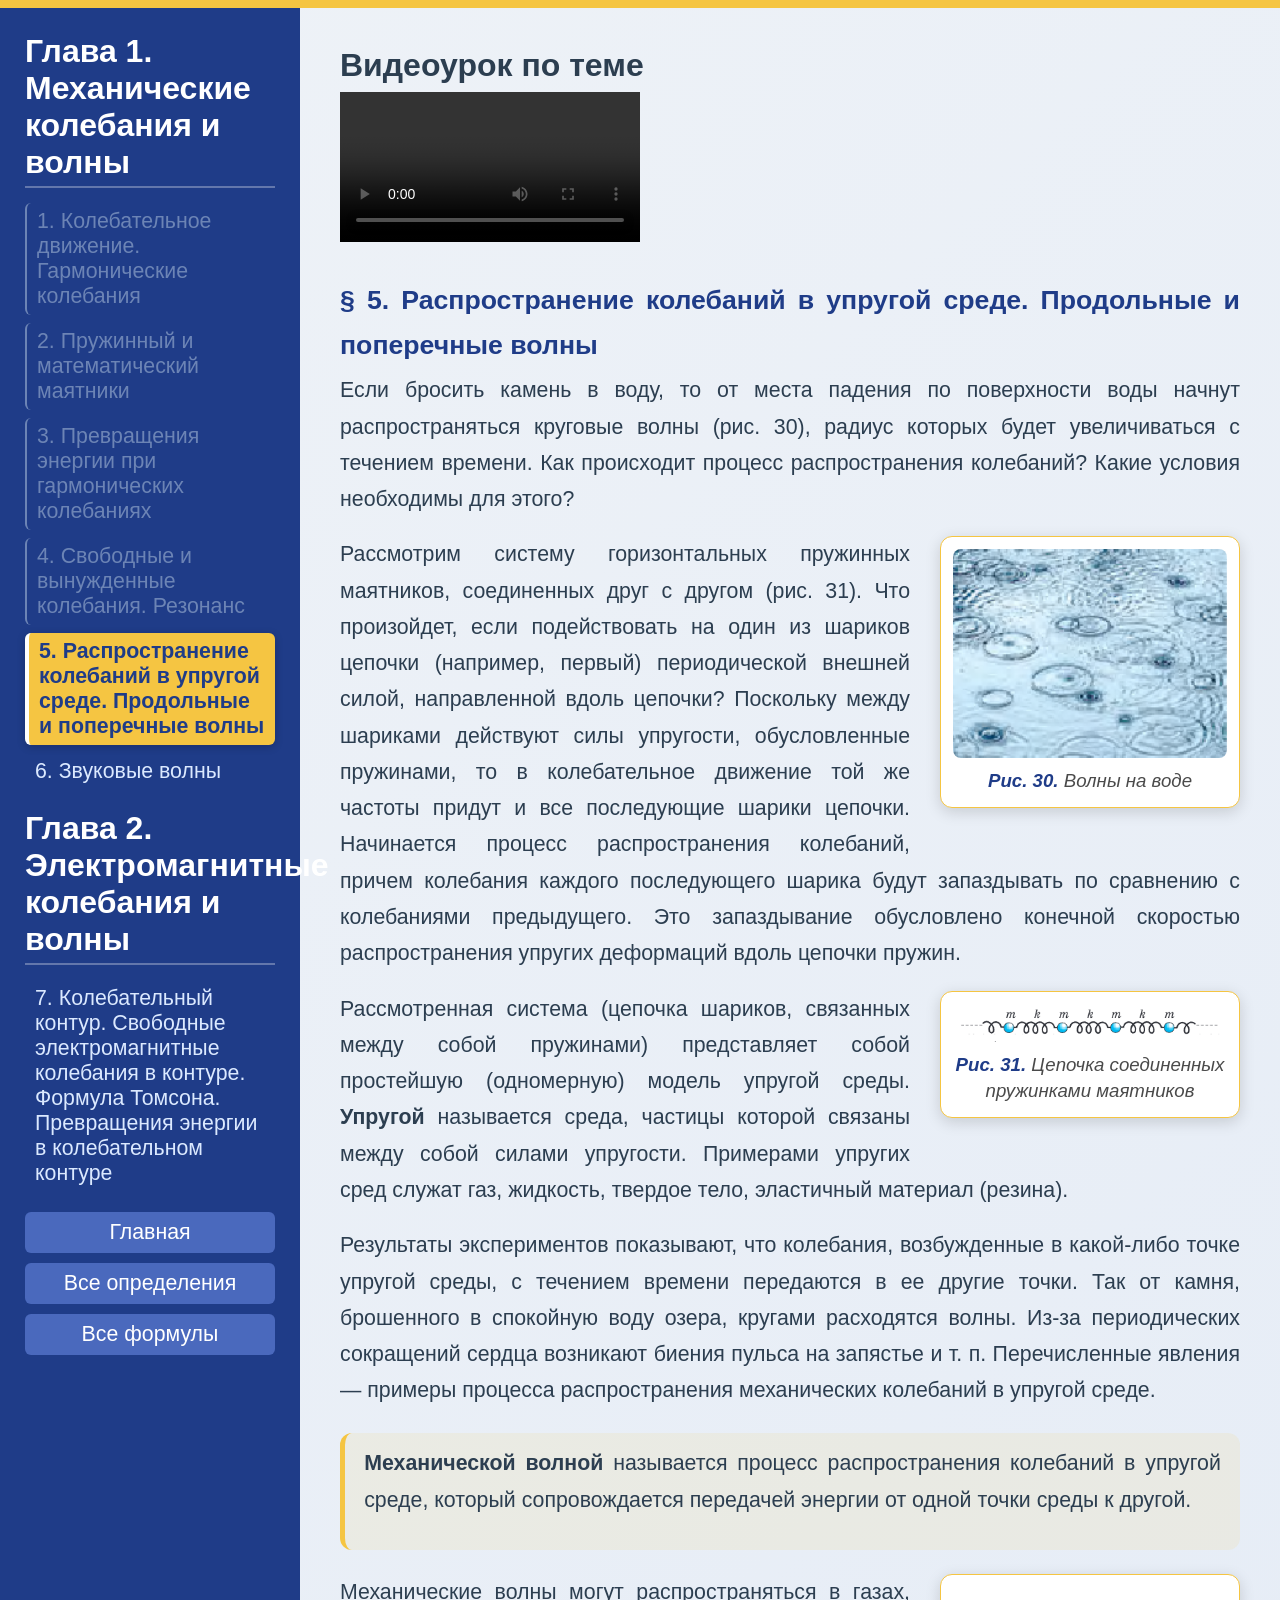
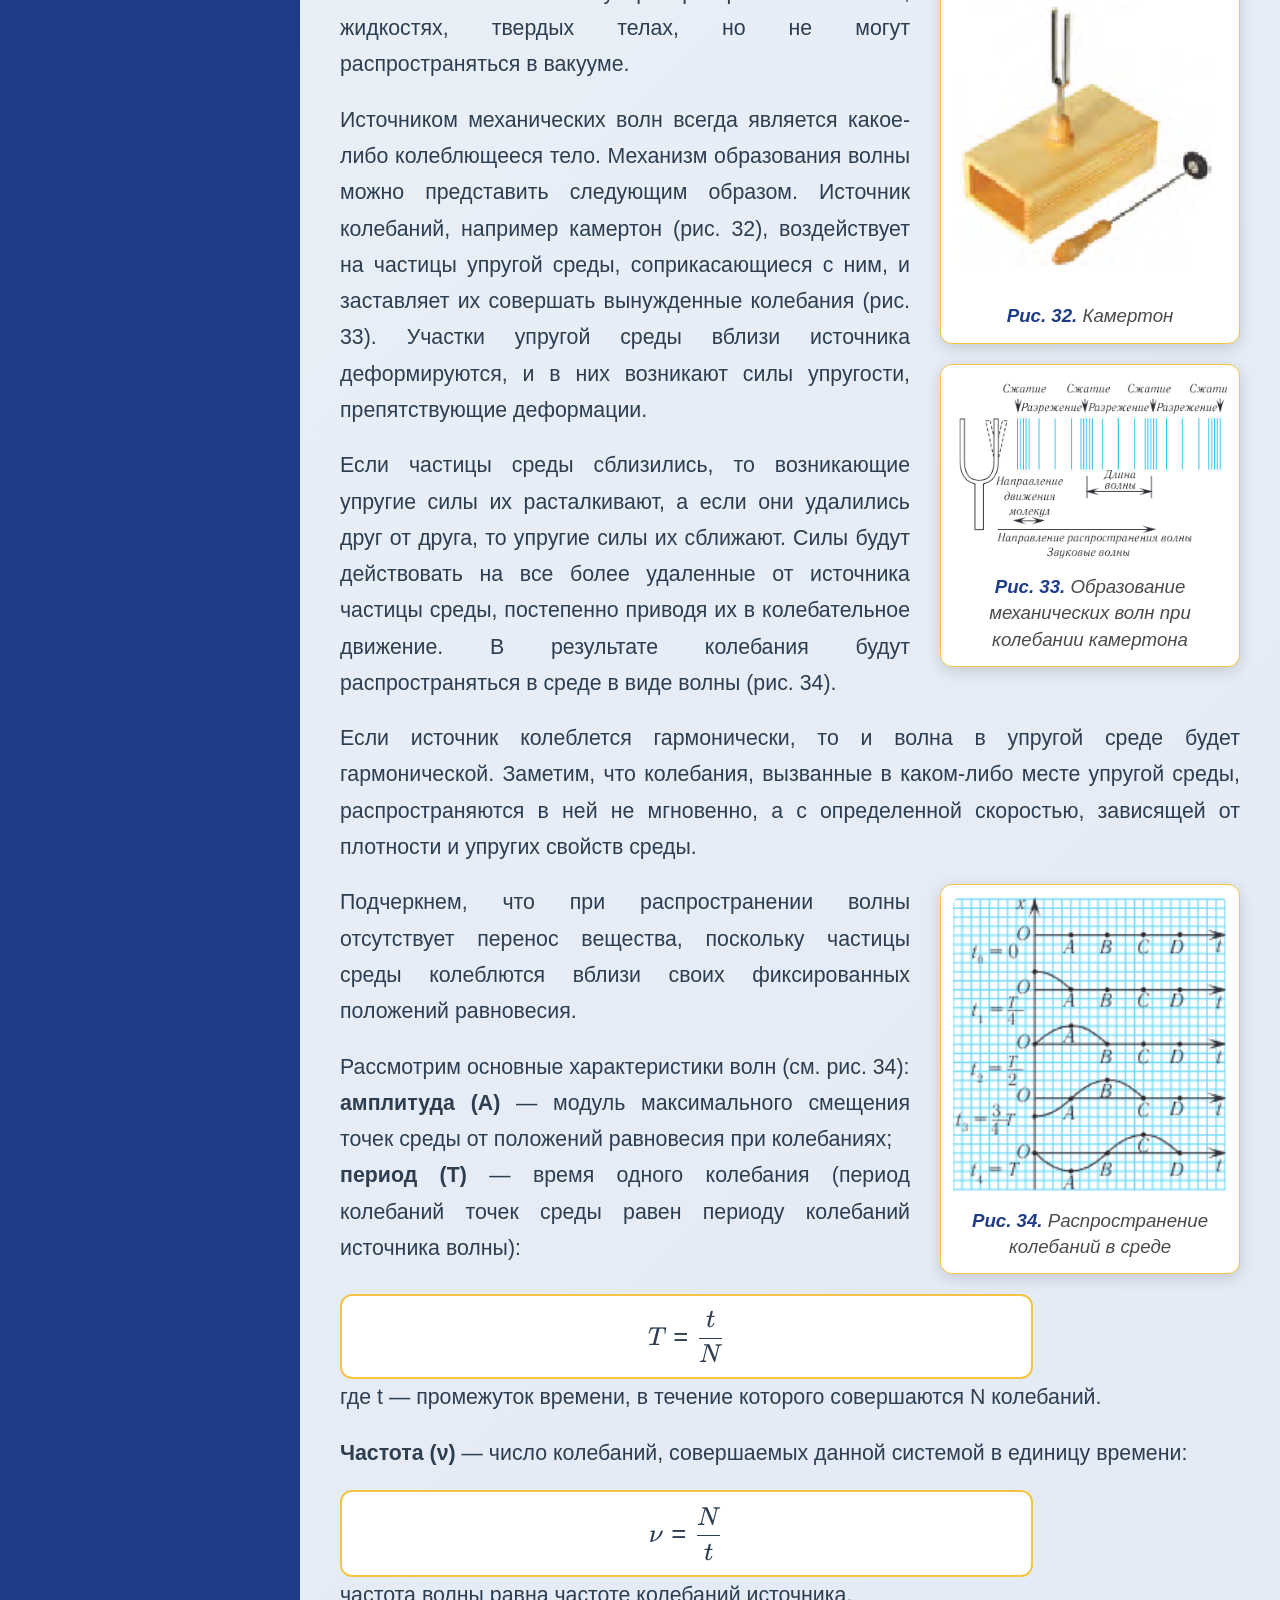
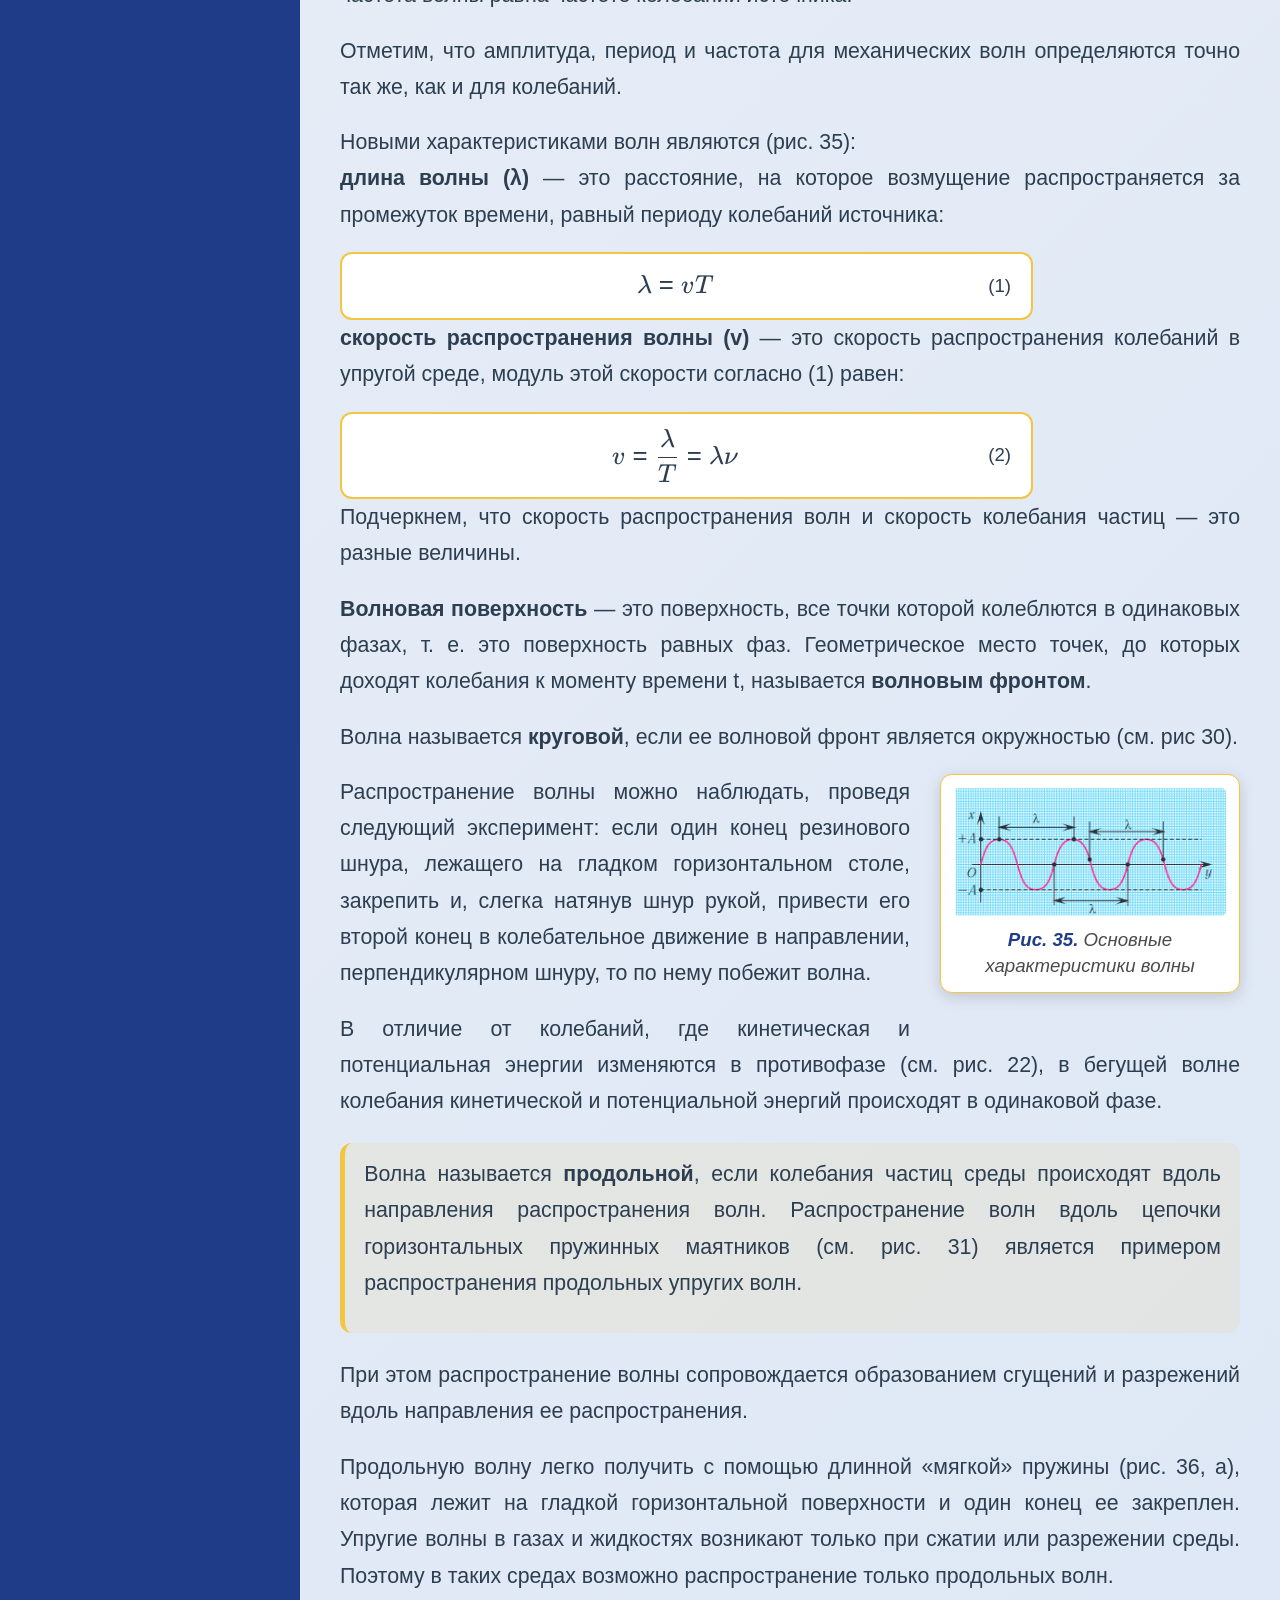
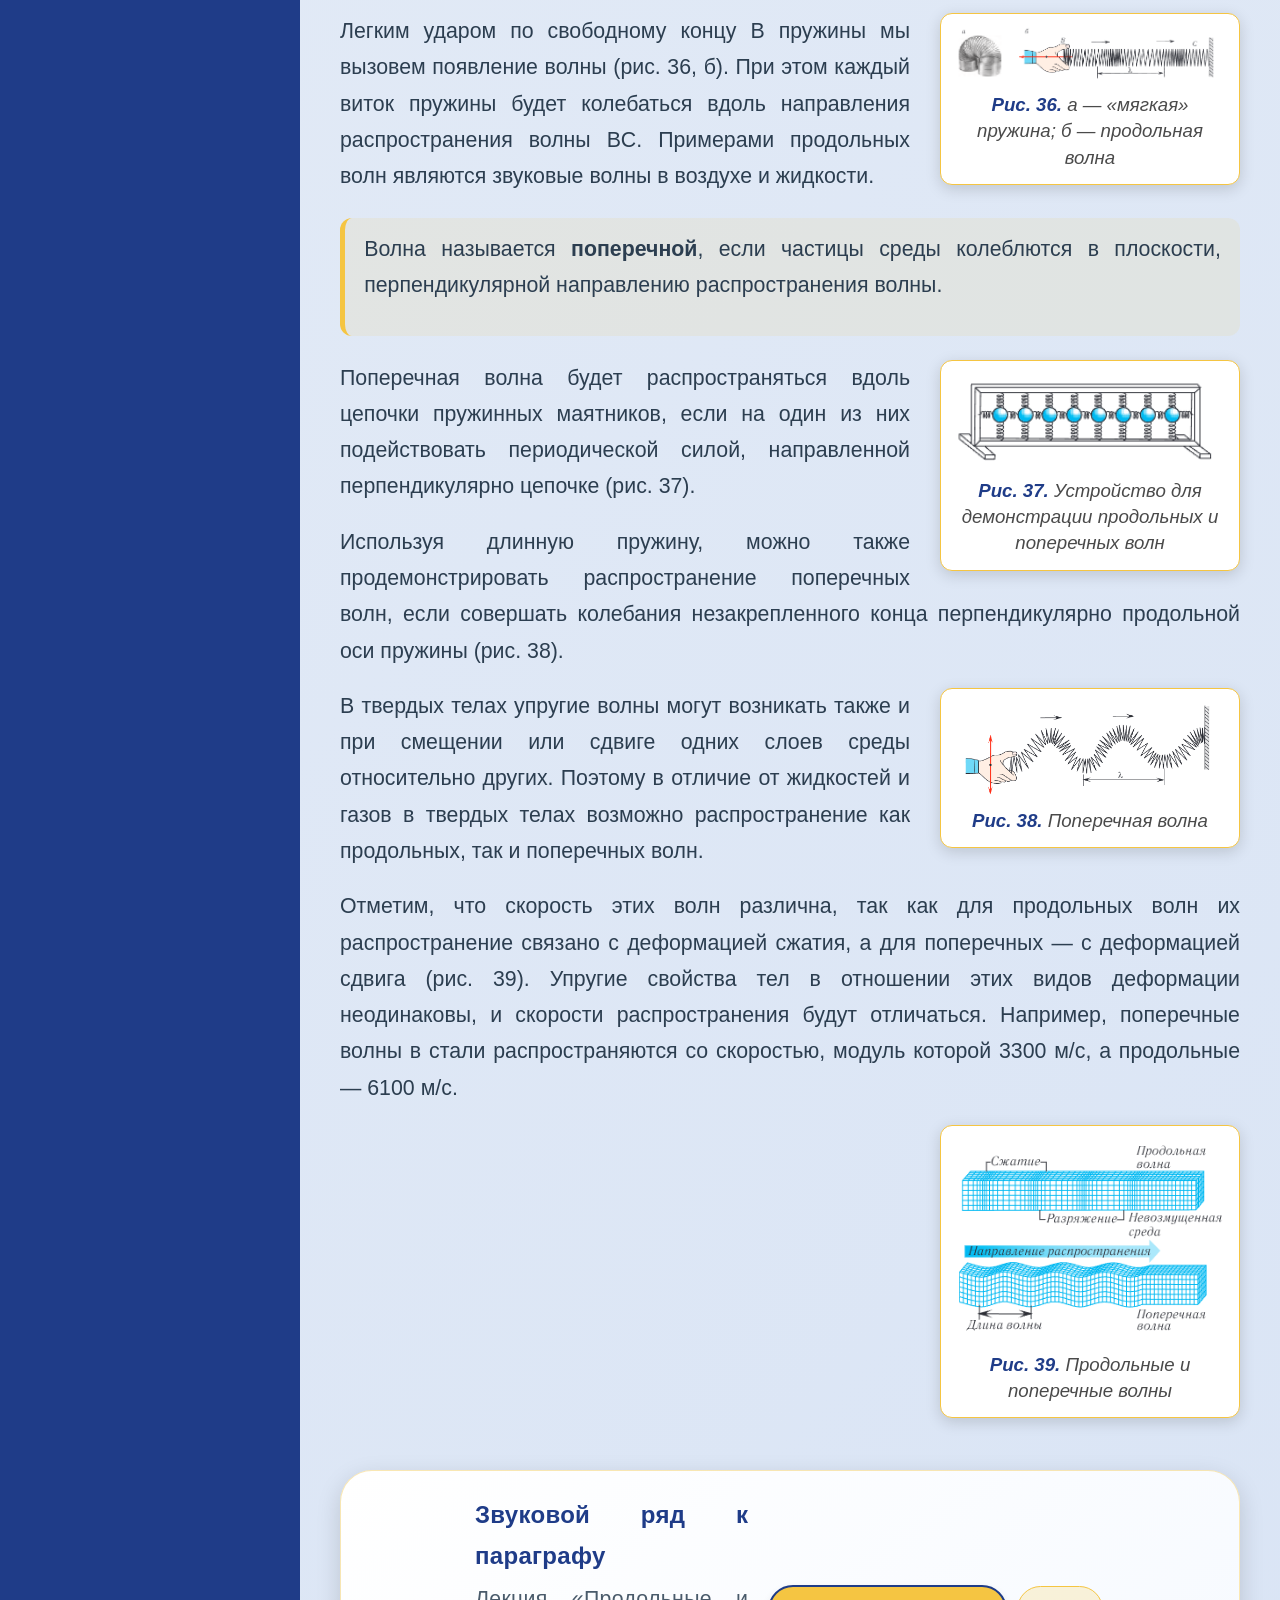
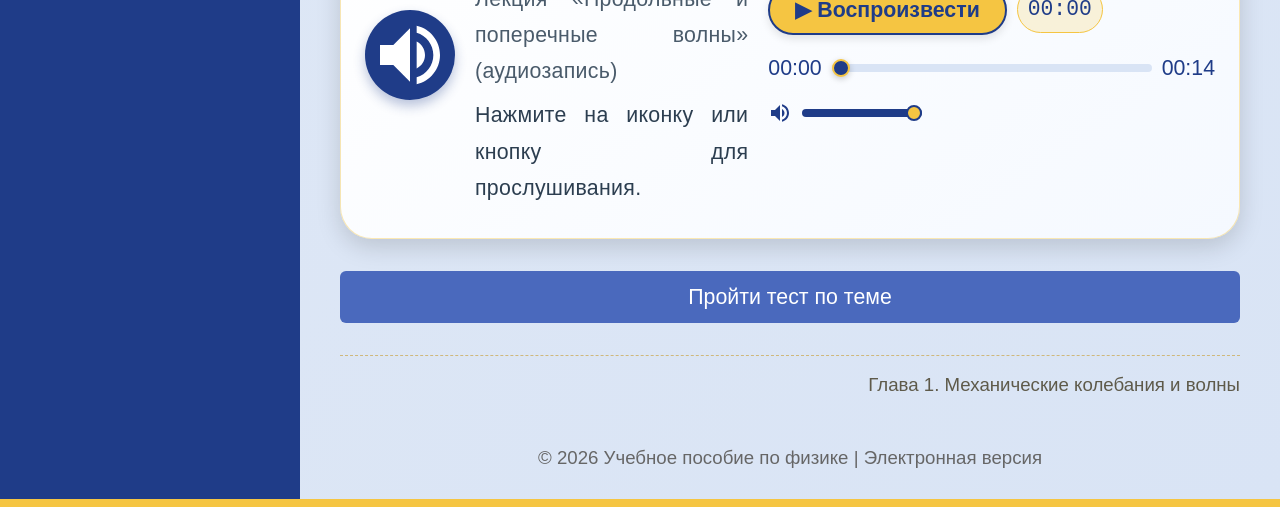
<file: chapters/chapter_5.html>
<!DOCTYPE html>
<html lang="ru">
<head>
    <meta charset="UTF-8">
    <title>§ 5. Продольные и поперечные волны · Учебное пособие</title>
    <meta name="viewport" content="width=device-width, initial-scale=1.0">
    <link rel="stylesheet" href="../chapterStyles.css">
<link rel="stylesheet" href="../dependencies/katex/dist/katex.min.css">
</head>

<script defer src="../dependencies/katex/dist/katex.min.js"></script>
<script defer src="../dependencies/katex/dist/contrib/auto-render.min.js"
  onload="renderMathInElement(document.body, {
    delimiters: [
      {left: '\\(', right: '\\)', display: false},
      {left: '\\[', right: '\\]', display: true}
    ]
  });"></script>
<body>

    <div class="top-border"></div>

    <div class="main-layout">
        <aside>
            <h2>Глава 1. Механические колебания и волны</h2>
            <ul class="topic-list">
                <li><a href="chapter_1.html" id="link-chapter_1">1. Колебательное движение. Гармонические колебания</a></li>
                <li><a href="chapter_2.html" id="link-chapter_2">2. Пружинный и математический маятники</a></li>
                <li><a href="chapter_3.html" id="link-chapter_3">3. Превращения энергии при гармонических колебаниях</a></li>
                <li><a href="chapter_4.html" id="link-chapter_4">4. Свободные и вынужденные колебания. Резонанс</a></li>
                <li><a href="chapter_5.html" class="active" id="link-chapter_5">5. Распространение колебаний в упругой среде. Продольные и поперечные волны</a></li>
                <li><a href="chapter_6.html" id="link-chapter_6">6. Звуковые волны</a></li>
            </ul>

            <h2>Глава 2. Электромагнитные колебания и волны</h2>
            <ul class="topic-list">
                <li><a href="topic5.html">7. Колебательный контур. Свободные электромагнитные колебания в контуре. Формула Томсона. Превращения энергии в колебательном контуре</a></li>
            </ul>

            <div class="extra-links">
                <a href="../index.html">Главная</a>
                <a href="../definitions.html">Все определения</a>
                <a href="../formulas.html">Все формулы</a>
            </div>
        </aside>

        <main>
            <div class="main-text-content">

                <div class="video-block">
                    <h2>Видеоурок по теме</h2>

                    <video controls>
                        <source src="video/5.mp4" type="video/mp4">
                        Ваш браузер не поддерживает воспроизведение видео.
                    </video>
                </div>

                <h3>§ 5. Распространение колебаний в упругой среде. Продольные и поперечные волны</h3>

                <p>Если бросить камень в воду, то от места падения по поверхности воды начнут распространяться круговые волны (рис. 30), радиус которых будет увеличиваться с течением времени. Как происходит процесс распространения колебаний? Какие условия необходимы для этого?</p>

                <div class="figure-right">
                    <img src="chapters_img/5.1.png" alt="Рис. 30">
                    <div class="caption">
                        <strong>Рис. 30.</strong> Волны на воде
                    </div>
                </div>

                <p>Рассмотрим систему горизонтальных пружинных маятников, соединенных друг с другом (рис. 31). Что произойдет, если подействовать на один из шариков цепочки (например, первый) периодической внешней силой, направленной вдоль цепочки? Поскольку между шариками действуют силы упругости, обусловленные пружинами, то в колебательное движение той же частоты придут и все последующие шарики цепочки. Начинается процесс распространения колебаний, причем колебания каждого последующего шарика будут запаздывать по сравнению с колебаниями предыдущего. Это запаздывание обусловлено конечной скоростью распространения упругих деформаций вдоль цепочки пружин.</p>

                <div class="figure-right">
                    <img src="chapters_img/5.2.png" alt="Рис. 31">
                    <div class="caption">
                        <strong>Рис. 31.</strong> Цепочка соединенных пружинками маятников
                    </div>
                </div>

                <p>Рассмотренная система (цепочка шариков, связанных между собой пружинами) представляет собой простейшую (одномерную) модель упругой среды. <strong>Упругой</strong> называется среда, частицы которой связаны между собой силами упругости. Примерами упругих сред служат газ, жидкость, твердое тело, эластичный материал (резина).</p>

                <p>Результаты экспериментов показывают, что колебания, возбужденные в какой-либо точке упругой среды, с течением времени передаются в ее другие точки. Так от камня, брошенного в спокойную воду озера, кругами расходятся волны. Из-за периодических сокращений сердца возникают биения пульса на запястье и т. п. Перечисленные явления — примеры процесса распространения механических колебаний в упругой среде.</p>

                <div class="definition-block">
                    <p><strong>Механической волной</strong> называется процесс распространения колебаний в упругой среде, который сопровождается передачей энергии от одной точки среды к другой.</p>
                </div>

                <div class="figure-right">
                    <img src="chapters_img/5.3.png" alt="Рис. 32">
                    <div class="caption">
                        <strong>Рис. 32.</strong> Камертон
                    </div>
                </div>

                <div class="figure-right">
                    <img src="chapters_img/5.4.png" alt="Рис. 33">
                    <div class="caption">
                        <strong>Рис. 33.</strong> Образование механических волн при колебании камертона
                    </div>
                </div>

                <p>Механические волны могут распространяться в газах, жидкостях, твердых телах, но не могут распространяться в вакууме.</p>

                <p>Источником механических волн всегда является какое-либо колеблющееся тело. Механизм образования волны можно представить следующим образом. Источник колебаний, например камертон (рис. 32), воздействует на частицы упругой среды, соприкасающиеся с ним, и заставляет их совершать вынужденные колебания (рис. 33). Участки упругой среды вблизи источника деформируются, и в них возникают силы упругости, препятствующие деформации.</p>

                <p>Если частицы среды сблизились, то возникающие упругие силы их расталкивают, а если они удалились друг от друга, то упругие силы их сближают. Силы будут действовать на все более удаленные от источника частицы среды, постепенно приводя их в колебательное движение. В результате колебания будут распространяться в среде в виде волны (рис. 34).</p>

                <p>Если источник колеблется гармонически, то и волна в упругой среде будет гармонической. Заметим, что колебания, вызванные в каком-либо месте упругой среды, распространяются в ней не мгновенно, а с определенной скоростью, зависящей от плотности и упругих свойств среды.</p>

                <div class="figure-right">
                    <img src="chapters_img/5.5.png" alt="Рис. 34">
                    <div class="caption">
                        <strong>Рис. 34.</strong> Распространение колебаний в среде
                    </div>
                </div>

                <p>Подчеркнем, что при распространении волны отсутствует перенос вещества, поскольку частицы среды колеблются вблизи своих фиксированных положений равновесия.</p>

                <p>Рассмотрим основные характеристики волн (см. рис. 34):<br>
                <strong>амплитуда (A)</strong> — модуль максимального смещения точек среды от положений равновесия при колебаниях;<br>
                <strong>период (T)</strong> — время одного колебания (период колебаний точек среды равен периоду колебаний источника волны):</p>
                <div class="formula">
                    \[
                        T = \frac{t}{N}
                    \]
                </div>
                <p>где t — промежуток времени, в течение которого совершаются N колебаний.</p>

                <p><strong>Частота (ν)</strong> — число колебаний, совершаемых данной системой в единицу времени:</p>
                <div class="formula">
                    \[
                        \nu = \frac{N}{t}
                    \]
                </div>
                <p>частота волны равна частоте колебаний источника.</p>

                <p>Отметим, что амплитуда, период и частота для механических волн определяются точно так же, как и для колебаний.</p>

                <p>Новыми характеристиками волн являются (рис. 35):<br>
                <strong>длина волны (λ)</strong> — это расстояние, на которое возмущение распространяется за промежуток времени, равный периоду колебаний источника:</p>
                <div class="formula">
                    \[
                        \lambda = vT
                    \]
                    <span class="formula-number">(1)</span>
                </div>
                <p><strong>скорость распространения волны (v)</strong> — это скорость распространения колебаний в упругой среде, модуль этой скорости согласно (1) равен:</p>
                <div class="formula">
                    \[
                        v = \frac{\lambda}{T} = \lambda \nu
                    \]
                    <span class="formula-number">(2)</span>
                </div>

                <p>Подчеркнем, что скорость распространения волн и скорость колебания частиц — это разные величины.</p>

                <p><strong>Волновая поверхность</strong> — это поверхность, все точки которой колеблются в одинаковых фазах, т. е. это поверхность равных фаз. Геометрическое место точек, до которых доходят колебания к моменту времени t, называется <strong>волновым фронтом</strong>.</p>

                <p>Волна называется <strong>круговой</strong>, если ее волновой фронт является окружностью (см. рис 30).</p>

                <div class="figure-right">
                    <img src="chapters_img/5.6.png" alt="Рис. 35">
                    <div class="caption">
                        <strong>Рис. 35.</strong> Основные характеристики волны
                    </div>
                </div>

                <p>Распространение волны можно наблюдать, проведя следующий эксперимент: если один конец резинового шнура, лежащего на гладком горизонтальном столе, закрепить и, слегка натянув шнур рукой, привести его второй конец в колебательное движение в направлении, перпендикулярном шнуру, то по нему побежит волна.</p>

                <p>В отличие от колебаний, где кинетическая и потенциальная энергии изменяются в противофазе (см. рис. 22), в бегущей волне колебания кинетической и потенциальной энергий происходят в одинаковой фазе.</p>

                <div class="definition-block">
                    <p>Волна называется <strong>продольной</strong>, если колебания частиц среды происходят вдоль направления распространения волн. Распространение волн вдоль цепочки горизонтальных пружинных маятников (см. рис. 31) является примером распространения продольных упругих волн.</p>
                </div>

                <p>При этом распространение волны сопровождается образованием сгущений и разрежений вдоль направления ее распространения.</p>

                <p>Продольную волну легко получить с помощью длинной «мягкой» пружины (рис. 36, а), которая лежит на гладкой горизонтальной поверхности и один конец ее закреплен. Упругие волны в газах и жидкостях возникают только при сжатии или разрежении среды. Поэтому в таких средах возможно распространение только продольных волн.</p>

                <div class="figure-right">
                    <img src="chapters_img/5.7.png" alt="Рис. 36">
                    <div class="caption">
                        <strong>Рис. 36.</strong> а — «мягкая» пружина; б — продольная волна
                    </div>
                </div>

                <p>Легким ударом по свободному концу B пружины мы вызовем появление волны (рис. 36, б). При этом каждый виток пружины будет колебаться вдоль направления распространения волны BC. Примерами продольных волн являются звуковые волны в воздухе и жидкости.</p>

                <div class="definition-block">
                    <p>Волна называется <strong>поперечной</strong>, если частицы среды колеблются в плоскости, перпендикулярной направлению распространения волны.</p>
                </div>

                <div class="figure-right">
                    <img src="chapters_img/5.8.png" alt="Рис. 37">
                    <div class="caption">
                        <strong>Рис. 37.</strong> Устройство для демонстрации продольных и поперечных волн
                    </div>
                </div>

                <p>Поперечная волна будет распространяться вдоль цепочки пружинных маятников, если на один из них подействовать периодической силой, направленной перпендикулярно цепочке (рис. 37).</p>

                <p>Используя длинную пружину, можно также продемонстрировать распространение поперечных волн, если совершать колебания незакрепленного конца перпендикулярно продольной оси пружины (рис. 38).</p>

                <div class="figure-right">
                    <img src="chapters_img/5.9.png" alt="Рис. 38">
                    <div class="caption">
                        <strong>Рис. 38.</strong> Поперечная волна
                    </div>
                </div>

                <p>В твердых телах упругие волны могут возникать также и при смещении или сдвиге одних слоев среды относительно других. Поэтому в отличие от жидкостей и газов в твердых телах возможно распространение как продольных, так и поперечных волн.</p>

                <p>Отметим, что скорость этих волн различна, так как для продольных волн их распространение связано с деформацией сжатия, а для поперечных — с деформацией сдвига (рис. 39). Упругие свойства тел в отношении этих видов деформации неодинаковы, и скорости распространения будут отличаться. Например, поперечные волны в стали распространяются со скоростью, модуль которой 3300 м/с, а продольные — 6100 м/с.</p>

                <div class="figure-right">
                    <img src="chapters_img/5.10.png" alt="Рис. 39">
                    <div class="caption">
                        <strong>Рис. 39.</strong> Продольные и поперечные волны
                    </div>
                </div>

                <div style="clear: both;"></div>

                <div class="audio-player-section">
                    <div class="audio-icon" id="speakerIcon">
                        <svg viewBox="0 0 24 24">
                            <path d="M3 9v6h4l5 5V4L7 9H3z M16.5 12c0-1.77-1.02-3.29-2.5-4.03v8.05c1.48-.73 2.5-2.25 2.5-4.02z M14 3.23v2.06c2.89.86 5 3.54 5 6.71s-2.11 5.85-5 6.71v2.06c4.01-.91 7-4.49 7-8.77s-2.99-7.86-7-8.77z"/>
                        </svg>
                    </div>
                    <div class="audio-info">
                        <div class="audio-label">Звуковой ряд к параграфу</div>
                        <div class="audio-description">Лекция «Продольные и поперечные волны» (аудиозапись)</div>
                        <p>Нажмите на иконку или кнопку для прослушивания.</p>
                    </div>
                    <div class="audio-controls">
                        <div class="playback-row">
                            <button class="control-btn" id="playPauseBtn">▶ Воспроизвести</button>
                            <span class="time-display" id="timeDisplay">00:00 / 00:00</span>
                        </div>
                        
                        <div class="seek-row">
                            <span>00:00</span>
                            <input type="range" class="seek-bar" id="seekBar" value="0" min="0" max="100" step="0.1">
                            <span id="durationDisplay">00:00</span>
                        </div>
                        
                        <div class="volume-row">
                            <svg class="volume-icon" id="volumeIcon" viewBox="0 0 24 24">
                                <path d="M3 9v6h4l5 5V4L7 9H3z M16.5 12c0-1.77-1.02-3.29-2.5-4.03v8.05c1.48-.73 2.5-2.25 2.5-4.02z M14 3.23v2.06c2.89.86 5 3.54 5 6.71s-2.11 5.85-5 6.71v2.06c4.01-.91 7-4.49 7-8.77s-2.99-7.86-7-8.77z"/>
                            </svg>
                            <input type="range" class="volume-bar" id="volumeBar" min="0" max="1" step="0.01" value="1">
                        </div>
                    </div>
                </div>

                <!-- Аудиоэлемент (скрыт) -->
                <audio id="audioPlayer" preload="metadata">
                    <source src="audio/Лосяш5.wav" type="audio/mpeg">
                    Ваш браузер не поддерживает аудиоэлемент.
                </audio>

                <div  class="extra-links">
                    <a href="../tests/chapter_5_test.html">Пройти тест по теме</a>
                </div>

                <div class="chapter-footer-note">
                    Глава 1. Механические колебания и волны
                </div>
            </div>

            <footer>
                © 2026 Учебное пособие по физике | Электронная версия
            </footer>
        </main>
    </div>

    <div class="bottom-border"></div>

    <script>
        (function() {
            const audio = document.getElementById('audioPlayer');
            const speakerIcon = document.getElementById('speakerIcon');
            const playPauseBtn = document.getElementById('playPauseBtn');
            const seekBar = document.getElementById('seekBar');
            const volumeBar = document.getElementById('volumeBar');
            const volumeIcon = document.getElementById('volumeIcon');
            const timeDisplay = document.getElementById('timeDisplay');
            const durationDisplay = document.getElementById('durationDisplay');

            // Форматирование времени (секунды -> MM:SS)
            function formatTime(seconds) {
                if (isNaN(seconds) || seconds === Infinity) return '00:00';
                const mins = Math.floor(seconds / 60);
                const secs = Math.floor(seconds % 60);
                return `${mins.toString().padStart(2, '0')}:${secs.toString().padStart(2, '0')}`;
            }

            // Обновление кнопки воспроизведения
            function updatePlayButton() {
                if (audio.paused) {
                    playPauseBtn.innerHTML = '▶ Воспроизвести';
                } else {
                    playPauseBtn.innerHTML = '⏸ Пауза';
                }
            }

            // Обновление ползунка перемотки и времени
            function updateSeekBar() {
                if (!isNaN(audio.duration) && audio.duration > 0) {
                    const value = (audio.currentTime / audio.duration) * 100;
                    seekBar.value = value;
                    
                    // Обновляем фон ползунка (градиент)
                    seekBar.style.background = `linear-gradient(90deg, #f5c542 ${value}%, #d9e4f5 ${value}%)`;
                    
                    timeDisplay.textContent = formatTime(audio.currentTime);
                }
            }

            // Обновление отображения длительности
            function updateDuration() {
                if (!isNaN(audio.duration) && audio.duration > 0) {
                    durationDisplay.textContent = formatTime(audio.duration);
                    seekBar.max = 100;
                } else {
                    durationDisplay.textContent = '00:00';
                }
            }

            // Обновление ползунка громкости и иконки
            function updateVolumeUI() {
                volumeBar.value = audio.volume;
                const volumePercent = audio.volume * 100;
                volumeBar.style.background = `linear-gradient(90deg, #1f3c88 ${volumePercent}%, #d9e4f5 ${volumePercent}%)`;
                
                // Меняем иконку в зависимости от громкости
                if (audio.volume === 0 || audio.muted) {
                    volumeIcon.innerHTML = '<path d="M3 9v6h4l5 5V4L7 9H3z M16.5 12L19 14.5 21.5 12 23 13.5 20.5 16 23 18.5 21.5 20 19 17.5 16.5 20 15 18.5 17.5 16 15 13.5 16.5 12z"/>';
                } else {
                    volumeIcon.innerHTML = '<path d="M3 9v6h4l5 5V4L7 9H3z M16.5 12c0-1.77-1.02-3.29-2.5-4.03v8.05c1.48-.73 2.5-2.25 2.5-4.02z M14 3.23v2.06c2.89.86 5 3.54 5 6.71s-2.11 5.85-5 6.71v2.06c4.01-.91 7-4.49 7-8.77s-2.99-7.86-7-8.77z"/>';
                }
            }

            // Переключение воспроизведения
            function togglePlay() {
                if (audio.paused) {
                    audio.play().catch(e => console.log('Воспроизведение заблокировано:', e));
                } else {
                    audio.pause();
                }
            }

            // Инициализация при загрузке метаданных
            audio.addEventListener('loadedmetadata', function() {
                updateDuration();
                seekBar.max = 100;
                timeDisplay.textContent = formatTime(audio.currentTime);
            });

            // Обновление времени при воспроизведении
            audio.addEventListener('timeupdate', updateSeekBar);

            // При окончании
            audio.addEventListener('ended', function() {
                playPauseBtn.innerHTML = '▶ Воспроизвести';
                audio.currentTime = 0;
                updateSeekBar();
            });

            // События паузы/воспроизведения
            audio.addEventListener('play', updatePlayButton);
            audio.addEventListener('pause', updatePlayButton);

            // Клик по иконке
            speakerIcon.addEventListener('click', togglePlay);
            
            // Клик по кнопке
            playPauseBtn.addEventListener('click', togglePlay);

            // Перемотка
            seekBar.addEventListener('input', function() {
                if (audio.duration) {
                    audio.currentTime = (seekBar.value / 100) * audio.duration;
                }
                seekBar.style.background = `linear-gradient(90deg, #f5c542 ${seekBar.value}%, #d9e4f5 ${seekBar.value}%)`;
            });

            // Громкость
            volumeBar.addEventListener('input', function() {
                audio.volume = volumeBar.value;
                audio.muted = false;
                updateVolumeUI();
            });

            // Отключение звука по клику на иконку громкости
            volumeIcon.addEventListener('click', function() {
                audio.muted = !audio.muted;
                if (audio.muted) {
                    volumeBar.value = 0;
                } else {
                    volumeBar.value = audio.volume;
                }
                updateVolumeUI();
            });

            // Начальная установка UI
            updateVolumeUI();
            updatePlayButton();
            if (audio.readyState > 0) {
                updateDuration();
                updateSeekBar();
            }
        })();
    </script>
    
    <script>
    (function() {
        const currentChapterId = 'chapter_5';
        
        let viewedChapters = JSON.parse(localStorage.getItem('viewedChapters')) || [];
        if (!viewedChapters.includes(currentChapterId)) {
            viewedChapters.push(currentChapterId);
            localStorage.setItem('viewedChapters', JSON.stringify(viewedChapters));
        }
        
        function markVisitedChapters() {
            const links = document.querySelectorAll('.topic-list a');
            links.forEach(link => {
                const linkId = link.id;
                if (linkId) {
                    const chapterId = linkId.replace('link-', '');
                    if (viewedChapters.includes(chapterId) && chapterId !== currentChapterId) {
                        link.classList.add('visited');
                    } else {
                        link.classList.remove('visited');
                    }
                }
            });
        }
        
        document.addEventListener('DOMContentLoaded', markVisitedChapters);
    })();
    </script>

</body>
</html>
</file>
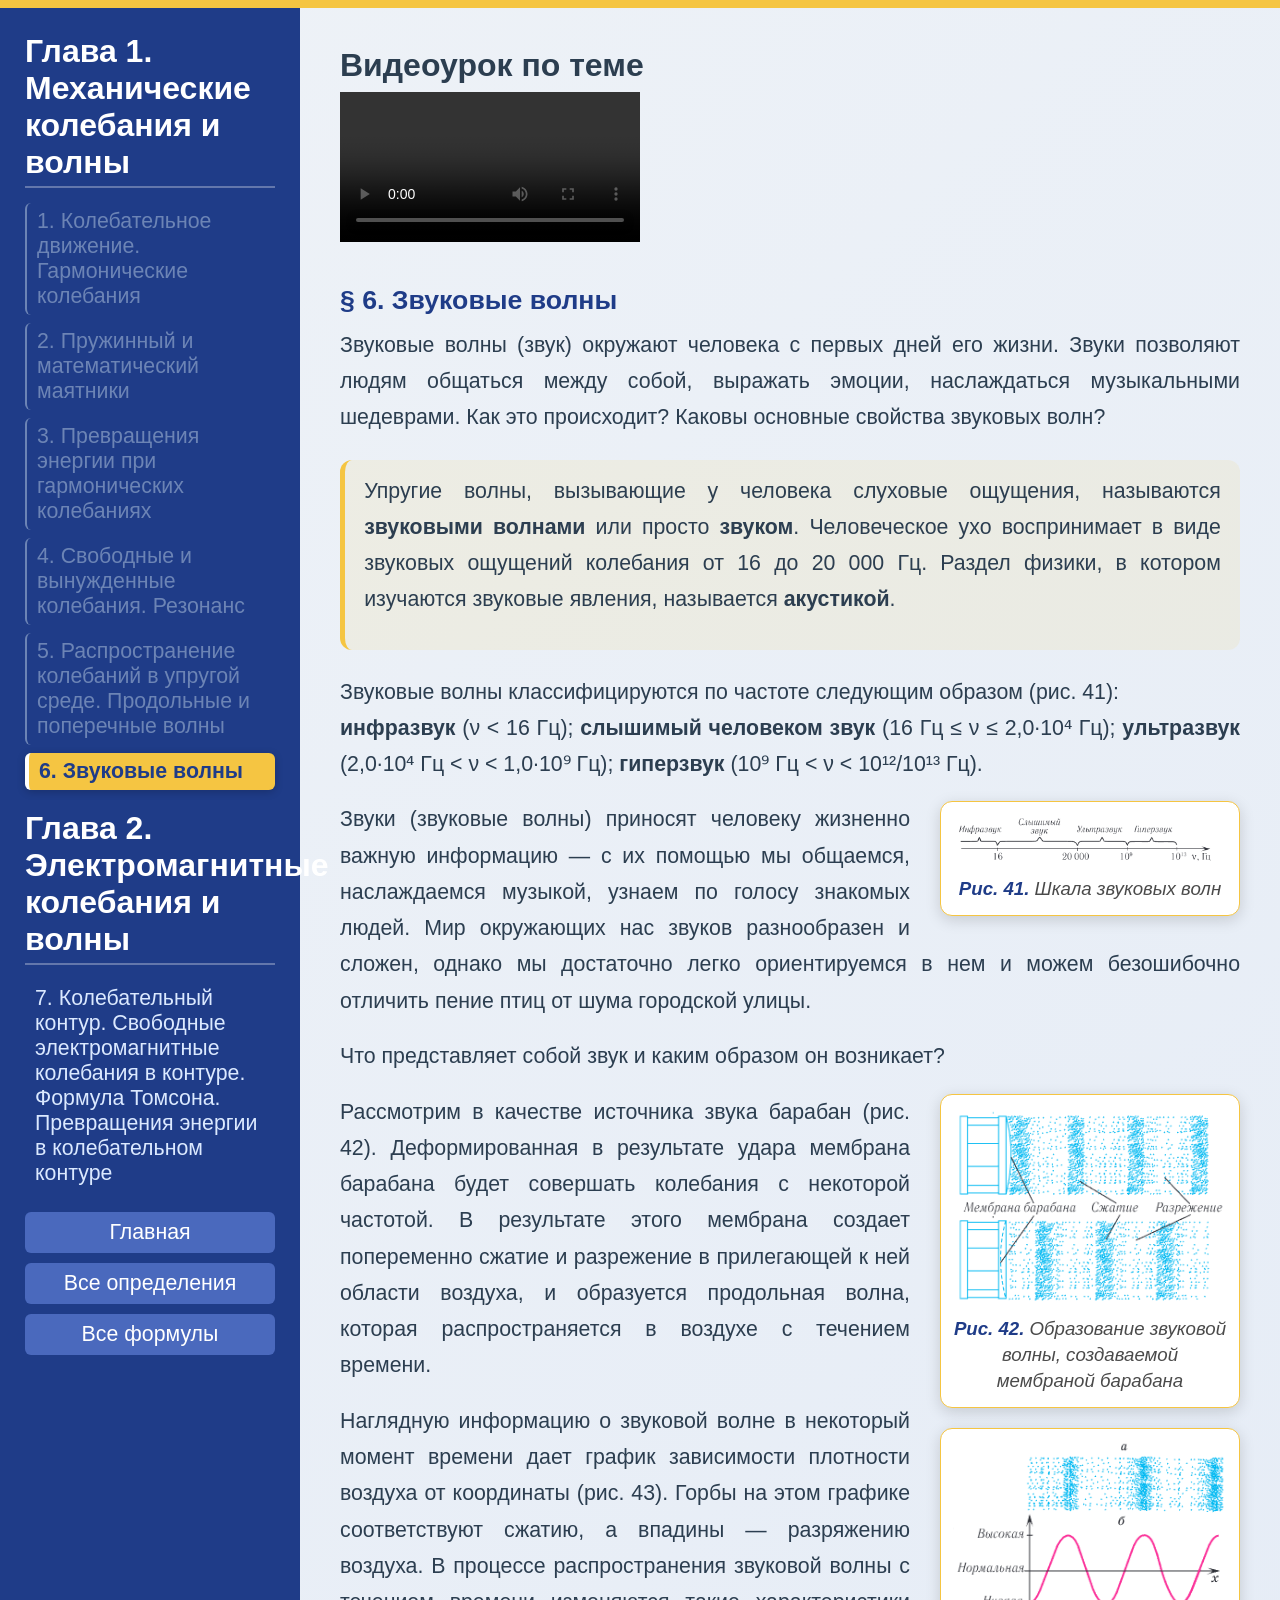
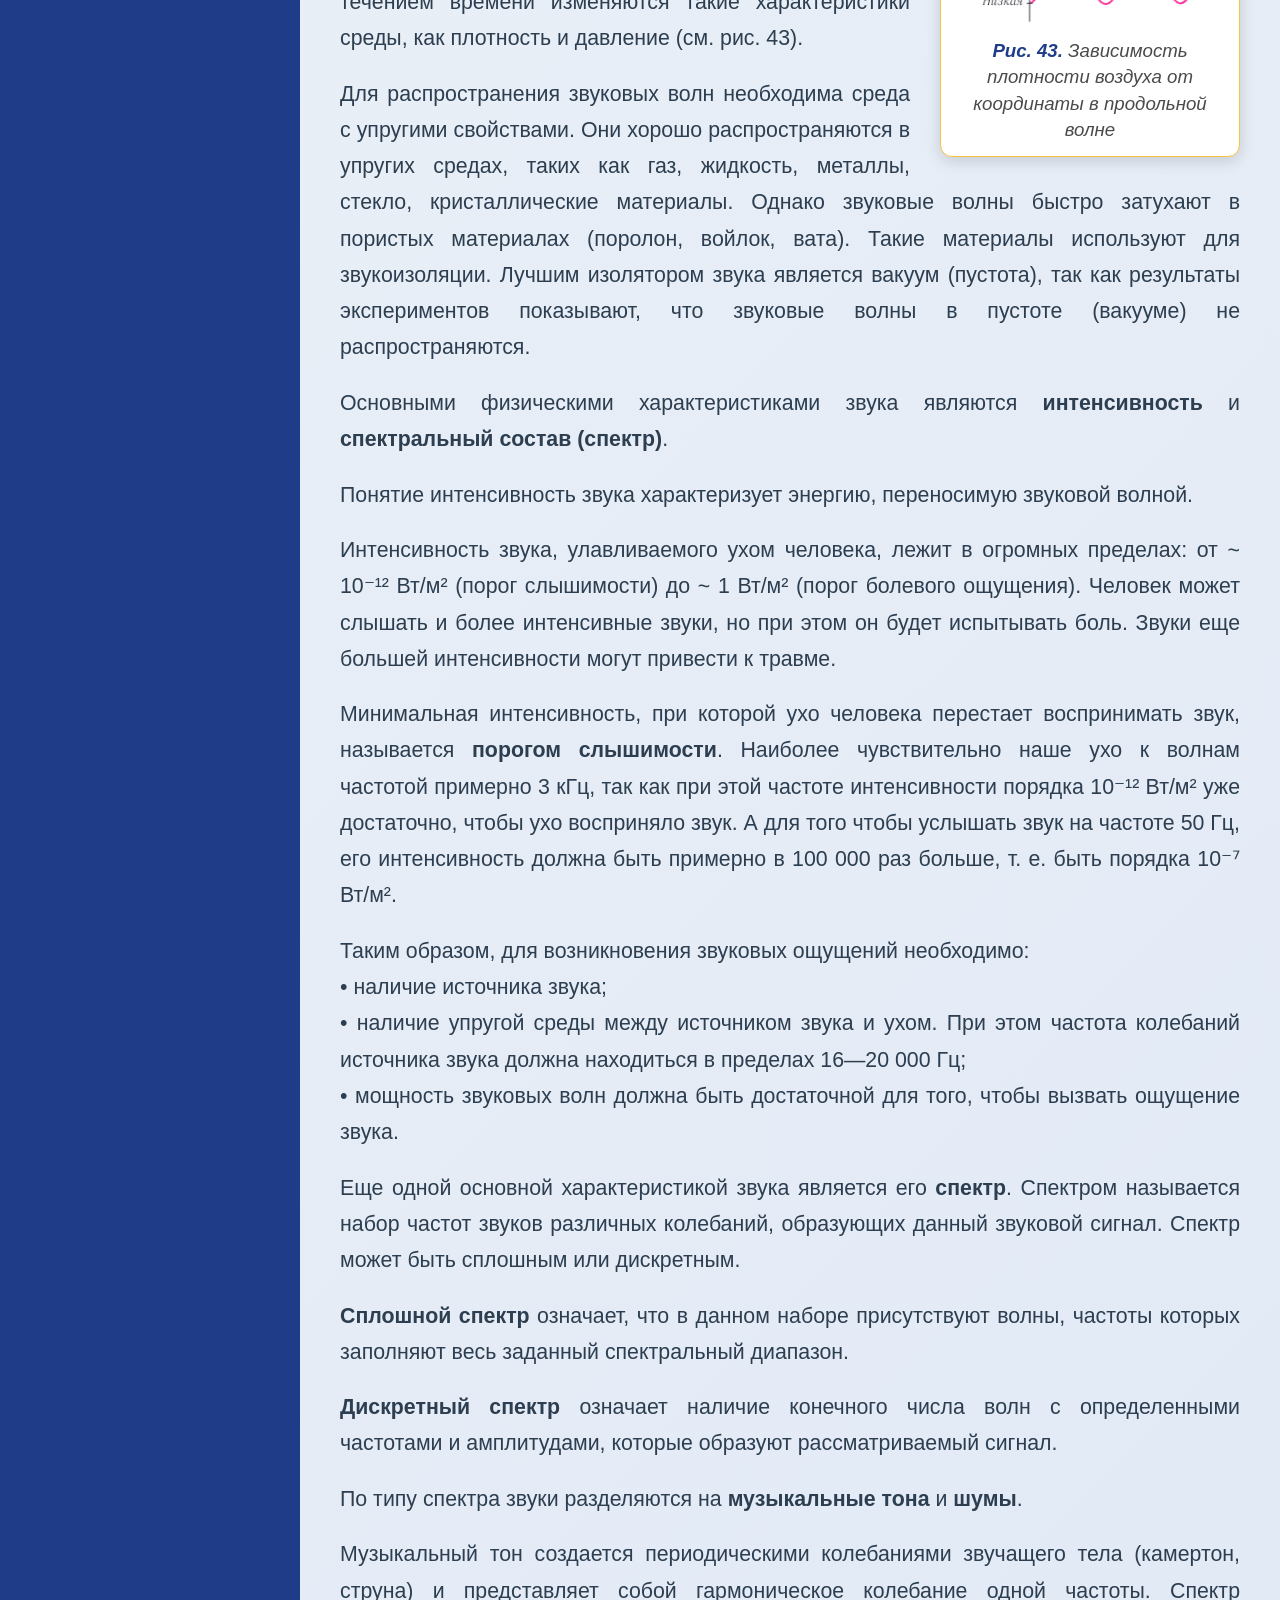
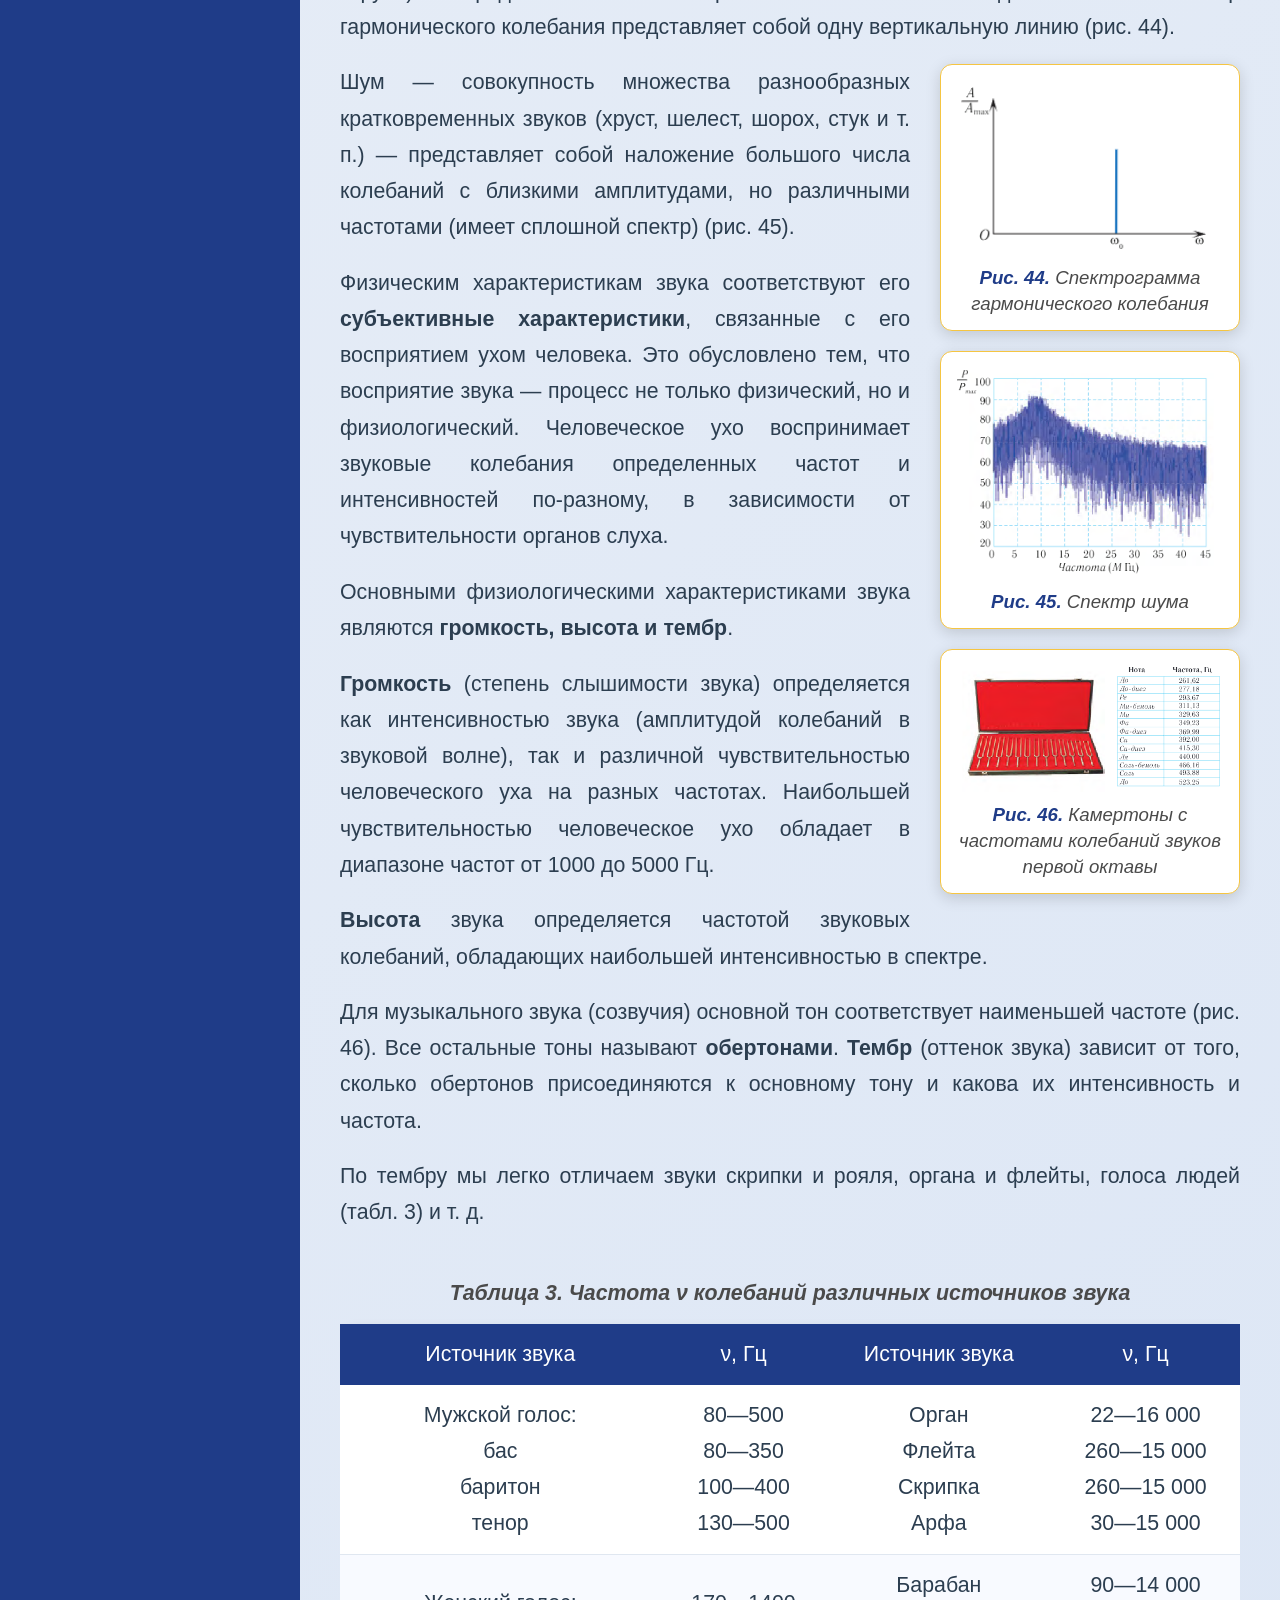
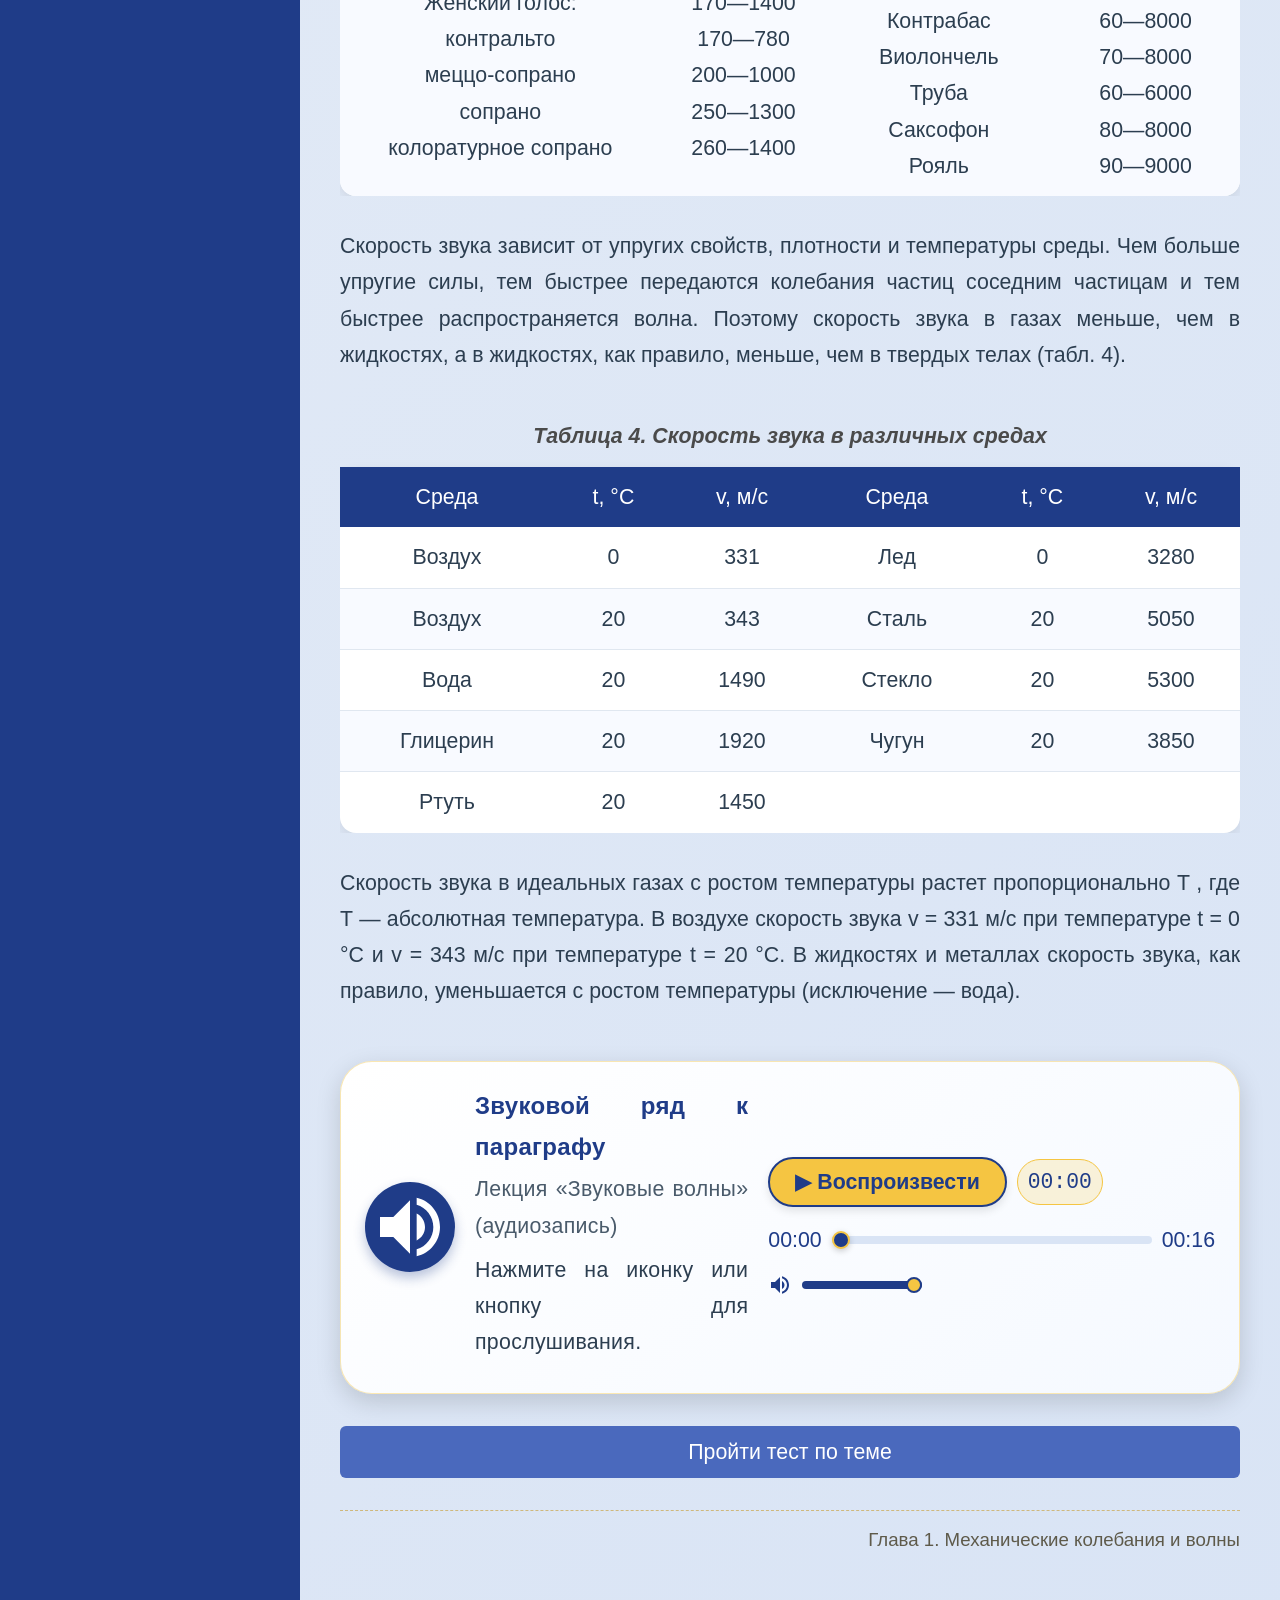
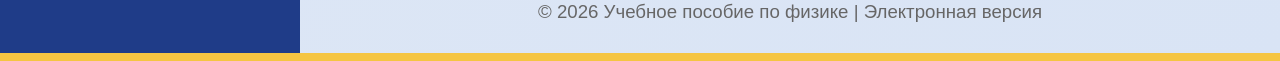
<file: chapters/chapter_6.html>
<!DOCTYPE html>
<html lang="ru">
<head>
    <meta charset="UTF-8">
    <title>§ 6. Звуковые волны · Учебное пособие</title>
    <meta name="viewport" content="width=device-width, initial-scale=1.0">
    <link rel="stylesheet" href="../chapterStyles.css">
<link rel="stylesheet" href="../dependencies/katex/dist/katex.min.css">
</head>

<script defer src="../dependencies/katex/dist/katex.min.js"></script>
<script defer src="../dependencies/katex/dist/contrib/auto-render.min.js"
  onload="renderMathInElement(document.body, {
    delimiters: [
      {left: '\\(', right: '\\)', display: false},
      {left: '\\[', right: '\\]', display: true}
    ]
  });"></script>
<body>

    <div class="top-border"></div>

    <div class="main-layout">
        <aside>
            <h2>Глава 1. Механические колебания и волны</h2>
            <ul class="topic-list">
                <li><a href="chapter_1.html" id="link-chapter_1">1. Колебательное движение. Гармонические колебания</a></li>
                <li><a href="chapter_2.html" id="link-chapter_2">2. Пружинный и математический маятники</a></li>
                <li><a href="chapter_3.html" id="link-chapter_3">3. Превращения энергии при гармонических колебаниях</a></li>
                <li><a href="chapter_4.html" id="link-chapter_4">4. Свободные и вынужденные колебания. Резонанс</a></li>
                <li><a href="chapter_5.html" id="link-chapter_5">5. Распространение колебаний в упругой среде. Продольные и поперечные волны</a></li>
                <li><a href="chapter_6.html" class="active" id="link-chapter_6">6. Звуковые волны</a></li>
            </ul>

            <h2>Глава 2. Электромагнитные колебания и волны</h2>
            <ul class="topic-list">
                <li><a href="topic5.html">7. Колебательный контур. Свободные электромагнитные колебания в контуре. Формула Томсона. Превращения энергии в колебательном контуре</a></li>
            </ul>

            <div class="extra-links">
                <a href="../index.html">Главная</a>
                <a href="../definitions.html">Все определения</a>
                <a href="../formulas.html">Все формулы</a>
            </div>
        </aside>

        <main>
            <div class="main-text-content">

                <div class="video-block">
                    <h2>Видеоурок по теме</h2>

                    <video controls>
                        <source src="video/6.mp4" type="video/mp4">
                        Ваш браузер не поддерживает воспроизведение видео.
                    </video>
                </div>

                <h3>§ 6. Звуковые волны</h3>

                <p>Звуковые волны (звук) окружают человека с первых дней его жизни. Звуки позволяют людям общаться между собой, выражать эмоции, наслаждаться музыкальными шедеврами. Как это происходит? Каковы основные свойства звуковых волн?</p>

                <div class="definition-block">
                    <p>Упругие волны, вызывающие у человека слуховые ощущения, называются <strong>звуковыми волнами</strong> или просто <strong>звуком</strong>. Человеческое ухо воспринимает в виде звуковых ощущений колебания от 16 до 20 000 Гц. Раздел физики, в котором изучаются звуковые явления, называется <strong>акустикой</strong>.</p>
                </div>

                <p>Звуковые волны классифицируются по частоте следующим образом (рис. 41):<br>
                <strong>инфразвук</strong> (ν < 16 Гц); <strong>слышимый человеком звук</strong> (16 Гц ≤ ν ≤ 2,0·10⁴ Гц); <strong>ультразвук</strong> (2,0·10⁴ Гц < ν < 1,0·10⁹ Гц); <strong>гиперзвук</strong> (10⁹ Гц < ν < 10¹²/10¹³ Гц).</p>

                <div class="figure-right">
                    <img src="chapters_img/6.1.png" alt="Рис. 41">
                    <div class="caption">
                        <strong>Рис. 41.</strong> Шкала звуковых волн
                    </div>
                </div>

                <p>Звуки (звуковые волны) приносят человеку жизненно важную информацию — с их помощью мы общаемся, наслаждаемся музыкой, узнаем по голосу знакомых людей. Мир окружающих нас звуков разнообразен и сложен, однако мы достаточно легко ориентируемся в нем и можем безошибочно отличить пение птиц от шума городской улицы.</p>

                <p>Что представляет собой звук и каким образом он возникает?</p>

                <div class="figure-right">
                    <img src="chapters_img/6.2.png" alt="Рис. 42">
                    <div class="caption">
                        <strong>Рис. 42.</strong> Образование звуковой волны, создаваемой мембраной барабана
                    </div>
                </div>

                <p>Рассмотрим в качестве источника звука барабан (рис. 42). Деформированная в результате удара мембрана барабана будет совершать колебания с некоторой частотой. В результате этого мембрана создает попеременно сжатие и разрежение в прилегающей к ней области воздуха, и образуется продольная волна, которая распространяется в воздухе с течением времени.</p>

                <div class="figure-right">
                    <img src="chapters_img/6.3.png" alt="Рис. 43">
                    <div class="caption">
                        <strong>Рис. 43.</strong> Зависимость плотности воздуха от координаты в продольной волне
                    </div>
                </div>

                <p>Наглядную информацию о звуковой волне в некоторый момент времени дает график зависимости плотности воздуха от координаты (рис. 43). Горбы на этом графике соответствуют сжатию, а впадины — разряжению воздуха. В процессе распространения звуковой волны с течением времени изменяются такие характеристики среды, как плотность и давление (см. рис. 43).</p>

                <p>Для распространения звуковых волн необходима среда с упругими свойствами. Они хорошо распространяются в упругих средах, таких как газ, жидкость, металлы, стекло, кристаллические материалы. Однако звуковые волны быстро затухают в пористых материалах (поролон, войлок, вата). Такие материалы используют для звукоизоляции. Лучшим изолятором звука является вакуум (пустота), так как результаты экспериментов показывают, что звуковые волны в пустоте (вакууме) не распространяются.</p>

                <p>Основными физическими характеристиками звука являются <strong>интенсивность</strong> и <strong>спектральный состав (спектр)</strong>.</p>

                <p>Понятие интенсивность звука характеризует энергию, переносимую звуковой волной.</p>

                <p>Интенсивность звука, улавливаемого ухом человека, лежит в огромных пределах: от ~ 10⁻¹² Вт/м² (порог слышимости) до ~ 1 Вт/м² (порог болевого ощущения). Человек может слышать и более интенсивные звуки, но при этом он будет испытывать боль. Звуки еще большей интенсивности могут привести к травме.</p>

                <p>Минимальная интенсивность, при которой ухо человека перестает воспринимать звук, называется <strong>порогом слышимости</strong>. Наиболее чувствительно наше ухо к волнам частотой примерно 3 кГц, так как при этой частоте интенсивности порядка 10⁻¹² Вт/м² уже достаточно, чтобы ухо восприняло звук. А для того чтобы услышать звук на частоте 50 Гц, его интенсивность должна быть примерно в 100 000 раз больше, т. е. быть порядка 10⁻⁷ Вт/м².</p>

                <p>Таким образом, для возникновения звуковых ощущений необходимо:<br>
                • наличие источника звука;<br>
                • наличие упругой среды между источником звука и ухом. При этом частота колебаний источника звука должна находиться в пределах 16—20 000 Гц;<br>
                • мощность звуковых волн должна быть достаточной для того, чтобы вызвать ощущение звука.</p>

                <p>Еще одной основной характеристикой звука является его <strong>спектр</strong>. Спектром называется набор частот звуков различных колебаний, образующих данный звуковой сигнал. Спектр может быть сплошным или дискретным.</p>

                <p><strong>Сплошной спектр</strong> означает, что в данном наборе присутствуют волны, частоты которых заполняют весь заданный спектральный диапазон.</p>

                <p><strong>Дискретный спектр</strong> означает наличие конечного числа волн с определенными частотами и амплитудами, которые образуют рассматриваемый сигнал.</p>

                <p>По типу спектра звуки разделяются на <strong>музыкальные тона</strong> и <strong>шумы</strong>.</p>

                <p>Музыкальный тон создается периодическими колебаниями звучащего тела (камертон, струна) и представляет собой гармоническое колебание одной частоты. Спектр гармонического колебания представляет собой одну вертикальную линию (рис. 44).</p>

                <div class="figure-right">
                    <img src="chapters_img/6.4.png" alt="Рис. 44">
                    <div class="caption">
                        <strong>Рис. 44.</strong> Спектрограмма гармонического колебания
                    </div>
                </div>

                <div class="figure-right">
                    <img src="chapters_img/6.5.png" alt="Рис. 45">
                    <div class="caption">
                        <strong>Рис. 45.</strong> Спектр шума
                    </div>
                </div>

                <p>Шум — совокупность множества разнообразных кратковременных звуков (хруст, шелест, шорох, стук и т. п.) — представляет собой наложение большого числа колебаний с близкими амплитудами, но различными частотами (имеет сплошной спектр) (рис. 45).</p>

                <div class="figure-right">
                    <img src="chapters_img/6.6.png" alt="Рис. 46">
                    <div class="caption">
                        <strong>Рис. 46.</strong> Камертоны с частотами колебаний звуков первой октавы
                    </div>
                </div>

                <p>Физическим характеристикам звука соответствуют его <strong>субъективные характеристики</strong>, связанные с его восприятием ухом человека. Это обусловлено тем, что восприятие звука — процесс не только физический, но и физиологический. Человеческое ухо воспринимает звуковые колебания определенных частот и интенсивностей по-разному, в зависимости от чувствительности органов слуха.</p>

                <p>Основными физиологическими характеристиками звука являются <strong>громкость, высота и тембр</strong>.</p>

                <p><strong>Громкость</strong> (степень слышимости звука) определяется как интенсивностью звука (амплитудой колебаний в звуковой волне), так и различной чувствительностью человеческого уха на разных частотах. Наибольшей чувствительностью человеческое ухо обладает в диапазоне частот от 1000 до 5000 Гц.</p>

                <p><strong>Высота</strong> звука определяется частотой звуковых колебаний, обладающих наибольшей интенсивностью в спектре.</p>

                <p>Для музыкального звука (созвучия) основной тон соответствует наименьшей частоте (рис. 46). Все остальные тоны называют <strong>обертонами</strong>. <strong>Тембр</strong> (оттенок звука) зависит от того, сколько обертонов присоединяются к основному тону и какова их интенсивность и частота.</p>

                <p>По тембру мы легко отличаем звуки скрипки и рояля, органа и флейты, голоса людей (табл. 3) и т. д.</p>

                <div class="table-container">
                    <table>
                        <caption class="table-caption"><strong>Таблица 3. Частота ν колебаний различных источников звука</strong></caption>
                        <thead>
                            <tr><th>Источник звука</th><th>ν, Гц</th><th>Источник звука</th><th>ν, Гц</th></tr>
                        </thead>
                        <tbody>
                            <tr><td>Мужской голос:<br>бас<br>баритон<br>тенор</td><td>80—500<br>80—350<br>100—400<br>130—500</td><td>Орган<br>Флейта<br>Скрипка<br>Арфа</td><td>22—16 000<br>260—15 000<br>260—15 000<br>30—15 000</td></tr>
                            <tr><td>Женский голос:<br>контральто<br>меццо-сопрано<br>сопрано<br>колоратурное сопрано</td><td>170—1400<br>170—780<br>200—1000<br>250—1300<br>260—1400</td><td>Барабан<br>Контрабас<br>Виолончель<br>Труба<br>Саксофон<br>Рояль</td><td>90—14 000<br>60—8000<br>70—8000<br>60—6000<br>80—8000<br>90—9000</td></tr>
                        </tbody>
                    </table>
                </div>

                <p>Скорость звука зависит от упругих свойств, плотности и температуры среды. Чем больше упругие силы, тем быстрее передаются колебания частиц соседним частицам и тем быстрее распространяется волна. Поэтому скорость звука в газах меньше, чем в жидкостях, а в жидкостях, как правило, меньше, чем в твердых телах (табл. 4).</p>

                <div class="table-container">
                    <table>
                        <caption class="table-caption"><strong>Таблица 4. Скорость звука в различных средах</strong></caption>
                        <thead>
                            <tr><th>Среда</th><th>t, °C</th><th>v, м/с</th><th>Среда</th><th>t, °C</th><th>v, м/с</th></tr>
                        </thead>
                        <tbody>
                            <tr><td>Воздух</td><td>0</td><td>331</td><td>Лед</td><td>0</td><td>3280</td></tr>
                            <tr><td>Воздух</td><td>20</td><td>343</td><td>Сталь</td><td>20</td><td>5050</td></tr>
                            <tr><td>Вода</td><td>20</td><td>1490</td><td>Стекло</td><td>20</td><td>5300</td></tr>
                            <tr><td>Глицерин</td><td>20</td><td>1920</td><td>Чугун</td><td>20</td><td>3850</td></tr>
                            <tr><td>Ртуть</td><td>20</td><td>1450</td><td></td><td></td><td></td></tr>
                        </tbody>
                    </table>
                </div>

                <p>Скорость звука в идеальных газах с ростом температуры растет пропорционально T , где Т — абсолютная температура. В воздухе скорость звука v = 331 м/с при температуре t = 0 °C и v = 343 м/с при температуре t = 20 °C. В жидкостях и металлах скорость звука, как правило, уменьшается с ростом температуры (исключение — вода).</p>

                <div style="clear: both;"></div>

                <div class="audio-player-section">
                    <div class="audio-icon" id="speakerIcon">
                        <svg viewBox="0 0 24 24">
                            <path d="M3 9v6h4l5 5V4L7 9H3z M16.5 12c0-1.77-1.02-3.29-2.5-4.03v8.05c1.48-.73 2.5-2.25 2.5-4.02z M14 3.23v2.06c2.89.86 5 3.54 5 6.71s-2.11 5.85-5 6.71v2.06c4.01-.91 7-4.49 7-8.77s-2.99-7.86-7-8.77z"/>
                        </svg>
                    </div>
                    <div class="audio-info">
                        <div class="audio-label">Звуковой ряд к параграфу</div>
                        <div class="audio-description">Лекция «Звуковые волны» (аудиозапись)</div>
                        <p>Нажмите на иконку или кнопку для прослушивания.</p>
                    </div>
                    <div class="audio-controls">
                        <div class="playback-row">
                            <button class="control-btn" id="playPauseBtn">▶ Воспроизвести</button>
                            <span class="time-display" id="timeDisplay">00:00 / 00:00</span>
                        </div>
                        
                        <div class="seek-row">
                            <span>00:00</span>
                            <input type="range" class="seek-bar" id="seekBar" value="0" min="0" max="100" step="0.1">
                            <span id="durationDisplay">00:00</span>
                        </div>
                        
                        <div class="volume-row">
                            <svg class="volume-icon" id="volumeIcon" viewBox="0 0 24 24">
                                <path d="M3 9v6h4l5 5V4L7 9H3z M16.5 12c0-1.77-1.02-3.29-2.5-4.03v8.05c1.48-.73 2.5-2.25 2.5-4.02z M14 3.23v2.06c2.89.86 5 3.54 5 6.71s-2.11 5.85-5 6.71v2.06c4.01-.91 7-4.49 7-8.77s-2.99-7.86-7-8.77z"/>
                            </svg>
                            <input type="range" class="volume-bar" id="volumeBar" min="0" max="1" step="0.01" value="1">
                        </div>
                    </div>
                </div>

                <!-- Аудиоэлемент (скрыт) -->
                <audio id="audioPlayer" preload="metadata">
                    <source src="audio/Лосяш6.wav" type="audio/mpeg">
                    Ваш браузер не поддерживает аудиоэлемент.
                </audio>

                <div  class="extra-links">
                    <a href="../tests/chapter_6_test.html">Пройти тест по теме</a>
                </div>

                <div class="chapter-footer-note">
                    Глава 1. Механические колебания и волны
                </div>
            </div>

            <footer>
                © 2026 Учебное пособие по физике | Электронная версия
            </footer>
        </main>
    </div>

    <div class="bottom-border"></div>

    <script>
        (function() {
            const audio = document.getElementById('audioPlayer');
            const speakerIcon = document.getElementById('speakerIcon');
            const playPauseBtn = document.getElementById('playPauseBtn');
            const seekBar = document.getElementById('seekBar');
            const volumeBar = document.getElementById('volumeBar');
            const volumeIcon = document.getElementById('volumeIcon');
            const timeDisplay = document.getElementById('timeDisplay');
            const durationDisplay = document.getElementById('durationDisplay');

            // Форматирование времени (секунды -> MM:SS)
            function formatTime(seconds) {
                if (isNaN(seconds) || seconds === Infinity) return '00:00';
                const mins = Math.floor(seconds / 60);
                const secs = Math.floor(seconds % 60);
                return `${mins.toString().padStart(2, '0')}:${secs.toString().padStart(2, '0')}`;
            }

            // Обновление кнопки воспроизведения
            function updatePlayButton() {
                if (audio.paused) {
                    playPauseBtn.innerHTML = '▶ Воспроизвести';
                } else {
                    playPauseBtn.innerHTML = '⏸ Пауза';
                }
            }

            // Обновление ползунка перемотки и времени
            function updateSeekBar() {
                if (!isNaN(audio.duration) && audio.duration > 0) {
                    const value = (audio.currentTime / audio.duration) * 100;
                    seekBar.value = value;
                    
                    // Обновляем фон ползунка (градиент)
                    seekBar.style.background = `linear-gradient(90deg, #f5c542 ${value}%, #d9e4f5 ${value}%)`;
                    
                    timeDisplay.textContent = formatTime(audio.currentTime);
                }
            }

            // Обновление отображения длительности
            function updateDuration() {
                if (!isNaN(audio.duration) && audio.duration > 0) {
                    durationDisplay.textContent = formatTime(audio.duration);
                    seekBar.max = 100;
                } else {
                    durationDisplay.textContent = '00:00';
                }
            }

            // Обновление ползунка громкости и иконки
            function updateVolumeUI() {
                volumeBar.value = audio.volume;
                const volumePercent = audio.volume * 100;
                volumeBar.style.background = `linear-gradient(90deg, #1f3c88 ${volumePercent}%, #d9e4f5 ${volumePercent}%)`;
                
                // Меняем иконку в зависимости от громкости
                if (audio.volume === 0 || audio.muted) {
                    volumeIcon.innerHTML = '<path d="M3 9v6h4l5 5V4L7 9H3z M16.5 12L19 14.5 21.5 12 23 13.5 20.5 16 23 18.5 21.5 20 19 17.5 16.5 20 15 18.5 17.5 16 15 13.5 16.5 12z"/>';
                } else {
                    volumeIcon.innerHTML = '<path d="M3 9v6h4l5 5V4L7 9H3z M16.5 12c0-1.77-1.02-3.29-2.5-4.03v8.05c1.48-.73 2.5-2.25 2.5-4.02z M14 3.23v2.06c2.89.86 5 3.54 5 6.71s-2.11 5.85-5 6.71v2.06c4.01-.91 7-4.49 7-8.77s-2.99-7.86-7-8.77z"/>';
                }
            }

            // Переключение воспроизведения
            function togglePlay() {
                if (audio.paused) {
                    audio.play().catch(e => console.log('Воспроизведение заблокировано:', e));
                } else {
                    audio.pause();
                }
            }

            // Инициализация при загрузке метаданных
            audio.addEventListener('loadedmetadata', function() {
                updateDuration();
                seekBar.max = 100;
                timeDisplay.textContent = formatTime(audio.currentTime);
            });

            // Обновление времени при воспроизведении
            audio.addEventListener('timeupdate', updateSeekBar);

            // При окончании
            audio.addEventListener('ended', function() {
                playPauseBtn.innerHTML = '▶ Воспроизвести';
                audio.currentTime = 0;
                updateSeekBar();
            });

            // События паузы/воспроизведения
            audio.addEventListener('play', updatePlayButton);
            audio.addEventListener('pause', updatePlayButton);

            // Клик по иконке
            speakerIcon.addEventListener('click', togglePlay);
            
            // Клик по кнопке
            playPauseBtn.addEventListener('click', togglePlay);

            // Перемотка
            seekBar.addEventListener('input', function() {
                if (audio.duration) {
                    audio.currentTime = (seekBar.value / 100) * audio.duration;
                }
                seekBar.style.background = `linear-gradient(90deg, #f5c542 ${seekBar.value}%, #d9e4f5 ${seekBar.value}%)`;
            });

            // Громкость
            volumeBar.addEventListener('input', function() {
                audio.volume = volumeBar.value;
                audio.muted = false;
                updateVolumeUI();
            });

            // Отключение звука по клику на иконку громкости
            volumeIcon.addEventListener('click', function() {
                audio.muted = !audio.muted;
                if (audio.muted) {
                    volumeBar.value = 0;
                } else {
                    volumeBar.value = audio.volume;
                }
                updateVolumeUI();
            });

            // Начальная установка UI
            updateVolumeUI();
            updatePlayButton();
            if (audio.readyState > 0) {
                updateDuration();
                updateSeekBar();
            }
        })();
    </script>
    
    <script>
    (function() {
        const currentChapterId = 'chapter_6';
        
        let viewedChapters = JSON.parse(localStorage.getItem('viewedChapters')) || [];
        if (!viewedChapters.includes(currentChapterId)) {
            viewedChapters.push(currentChapterId);
            localStorage.setItem('viewedChapters', JSON.stringify(viewedChapters));
        }
        
        function markVisitedChapters() {
            const links = document.querySelectorAll('.topic-list a');
            links.forEach(link => {
                const linkId = link.id;
                if (linkId) {
                    const chapterId = linkId.replace('link-', '');
                    if (viewedChapters.includes(chapterId) && chapterId !== currentChapterId) {
                        link.classList.add('visited');
                    } else {
                        link.classList.remove('visited');
                    }
                }
            });
        }
        
        document.addEventListener('DOMContentLoaded', markVisitedChapters);
    })();
    </script>

</body>
</html>
</file>
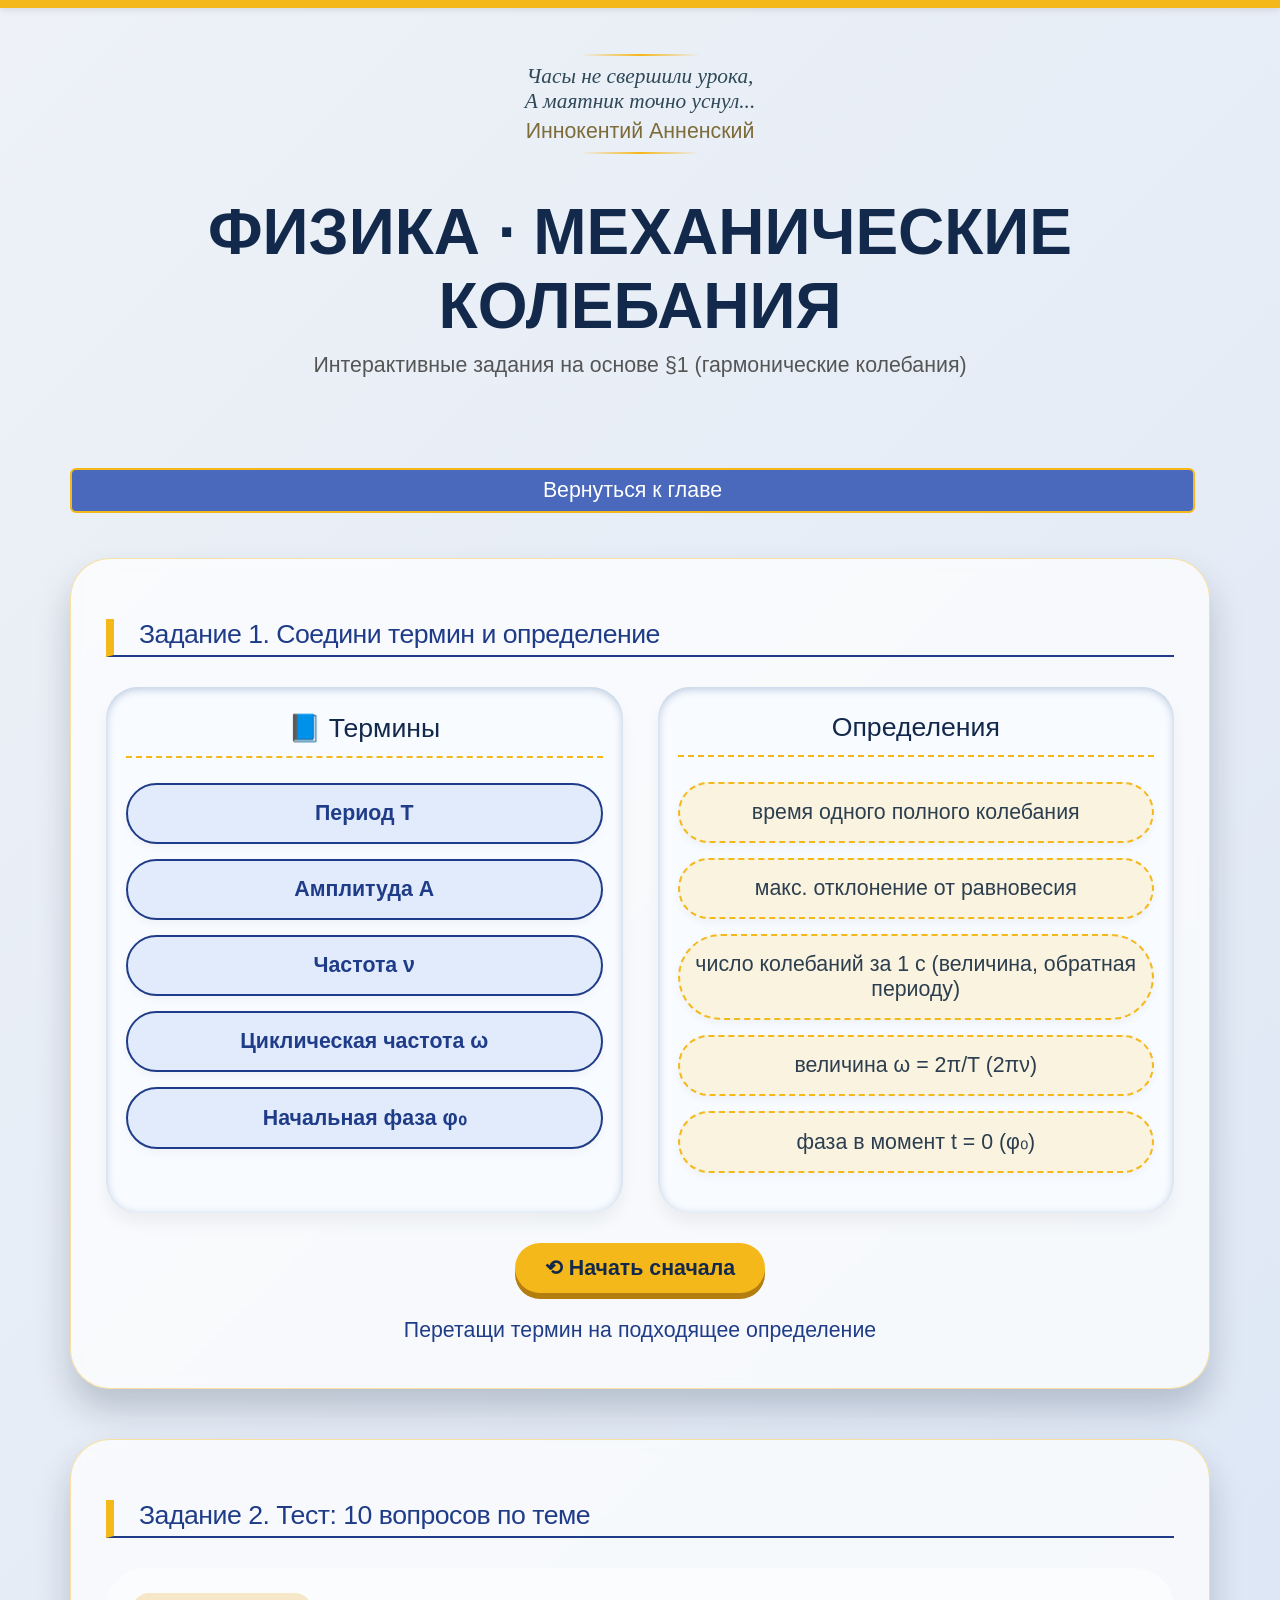
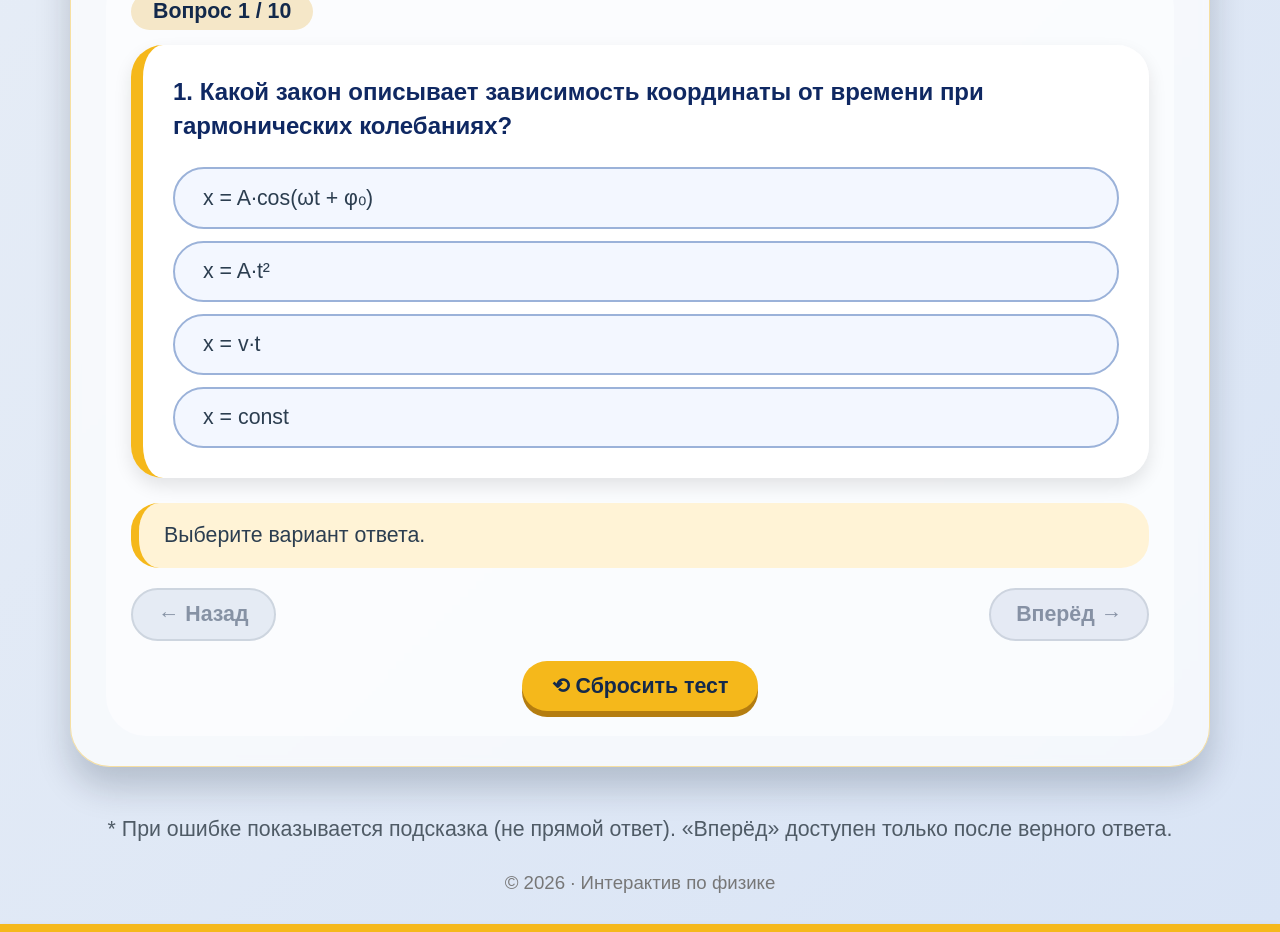
<file: tests/chapter_1_test.html>
<!DOCTYPE html>
<html lang="ru">
<head>
    <meta charset="UTF-8">
    <meta name="viewport" content="width=device-width, initial-scale=1.0">
    <title>Физика · Колебания: тест 10 вопросов (подсказки)</title>
    <link rel="stylesheet" href="../testStyle.css">
    <link rel="stylesheet" href="../style.css">
</head>
<body>
<div class="top-border"></div>
<div class="main-container">
    <div class="poem-elegant">
        <div class="poem-lines">Часы не свершили урока,<br>А маятник точно уснул...</div>
        <div class="poem-author">Иннокентий Анненский</div>
    </div>
    <header>
        <h1>ФИЗИКА · МЕХАНИЧЕСКИЕ КОЛЕБАНИЯ</h1>
        <p>Интерактивные задания на основе §1 (гармонические колебания)</p>
    </header>

    <div  class="extra-links">
        <a href="../chapters/chapter_1.html">Вернуться к главе</a>
    </div>

    <!-- ЗАДАНИЕ 1: соедини блоки (термины) -->
    <section class="interactive-section">
        <h2>Задание 1. Соедини термин и определение</h2>
        <div class="match-container" id="matchGame">
            <div class="match-column" id="termsColumn">
                <h3>📘 Термины</h3>
                <div class="drag-item" draggable="true" data-term="period">Период T</div>
                <div class="drag-item" draggable="true" data-term="amplitude">Амплитуда A</div>
                <div class="drag-item" draggable="true" data-term="frequency">Частота ν</div>
                <div class="drag-item" draggable="true" data-term="cyclic">Циклическая частота ω</div>
                <div class="drag-item" draggable="true" data-term="phase">Начальная фаза φ₀</div>
            </div>
            <div class="match-column" id="descColumn">
                <h3>Определения</h3>
                <div class="drop-zone" data-accept="period">время одного полного колебания</div>
                <div class="drop-zone" data-accept="amplitude">макс. отклонение от равновесия</div>
                <div class="drop-zone" data-accept="frequency">число колебаний за 1 с (величина, обратная периоду)</div>
                <div class="drop-zone" data-accept="cyclic">величина ω = 2π/T (2πν)</div>
                <div class="drop-zone" data-accept="phase">фаза в момент t = 0 (φ₀)</div>
            </div>
        </div>
        <button class="reset-button" id="resetMatch">⟲ Начать сначала</button>
        <div class="message" id="matchMessage">Перетащи термин на подходящее определение</div>
    </section>

    <!-- ЗАДАНИЕ 2: тест с 10 вопросами и ПОДСКАЗКАМИ (не прямыми ответами) -->
    <section class="interactive-section">
        <h2>Задание 2. Тест: 10 вопросов по теме</h2>
        <div class="test-wrapper" id="quizContainer">
            <div class="question-counter" id="questionCounter">Вопрос 1 / 10</div>

            <div id="quizQuestions">
                <!-- 10 вопросов с атрибутами data-hint (подсказка, а не ответ) -->
                <div class="question-block" id="q1" data-qid="1" data-hint="Вспомни, какая функция (синус или косинус) описывает повторяющееся движение. В учебнике это формула (5) и (6).">
                    <div class="question-text">1. Какой закон описывает зависимость координаты от времени при гармонических колебаниях?</div>
                    <div class="answers">
                        <div class="answer-option" data-correct="true">x = A·cos(ωt + φ₀)</div>
                        <div class="answer-option" data-correct="false">x = A·t²</div>
                        <div class="answer-option" data-correct="false">x = v·t</div>
                        <div class="answer-option" data-correct="false">x = const</div>
                    </div>
                </div>
                <div class="question-block hidden" id="q2" data-qid="2" data-hint="Это минимальное время, через которое движение полностью повторяется. Связано с частотой.">
                    <div class="question-text">2. Что называется периодом колебаний?</div>
                    <div class="answers">
                        <div class="answer-option" data-correct="true">минимальный промежуток времени повторения движения</div>
                        <div class="answer-option" data-correct="false">число колебаний за 1 с</div>
                        <div class="answer-option" data-correct="false">максимальное смещение</div>
                        <div class="answer-option" data-correct="false">величина, обратная частоте, умноженной на 2π</div>
                    </div>
                </div>
                <div class="question-block hidden" id="q3" data-qid="3" data-hint="Эта единица названа в честь физика, изучавшего электромагнитные волны. Равна с⁻¹.">
                    <div class="question-text">3. Единица измерения частоты колебаний в СИ — ...</div>
                    <div class="answers">
                        <div class="answer-option" data-correct="true">герц (Гц)</div>
                        <div class="answer-option" data-correct="false">секунда (с)</div>
                        <div class="answer-option" data-correct="false">метр (м)</div>
                        <div class="answer-option" data-correct="false">с⁻¹</div>
                    </div>
                </div>
                <div class="question-block hidden" id="q4" data-qid="4" data-hint="Посмотри на формулу (4) в параграфе. Там есть связь ω с T и π.">
                    <div class="question-text">4. Циклическая частота ω связана с периодом T выражением:</div>
                    <div class="answers">
                        <div class="answer-option" data-correct="true">ω = 2π / T</div>
                        <div class="answer-option" data-correct="false">ω = 1 / T</div>
                        <div class="answer-option" data-correct="false">ω = T / 2π</div>
                        <div class="answer-option" data-correct="false">ω = 2π T</div>
                    </div>
                </div>
                <div class="question-block hidden" id="q5" data-qid="5" data-hint="Это максимальное отклонение от точки равновесия. На графике это высота пика.">
                    <div class="question-text">5. Амплитуда колебаний — это:</div>
                    <div class="answers">
                        <div class="answer-option" data-correct="true">максимальное отклонение от положения равновесия</div>
                        <div class="answer-option" data-correct="false">расстояние между крайними точками</div>
                        <div class="answer-option" data-correct="false">путь, пройденный за период</div>
                        <div class="answer-option" data-correct="false">величина, равная половине размаха</div>
                    </div>
                </div>
                <div class="question-block hidden" id="q6" data-qid="6" data-hint="Это единица, обратная секунде. Часто говорят 'радиан в секунду', но радиан безразмерен.">
                    <div class="question-text">6. В каких единицах измеряется циклическая частота ω в СИ?</div>
                    <div class="answers">
                        <div class="answer-option" data-correct="true">с⁻¹ (рад/с)</div>
                        <div class="answer-option" data-correct="false">Гц</div>
                        <div class="answer-option" data-correct="false">рад</div>
                        <div class="answer-option" data-correct="false">с</div>
                    </div>
                </div>
                <div class="question-block hidden" id="q7" data-qid="7" data-hint="Период и частота обратны: T = 1/ν. Подставь 50 Гц.">
                    <div class="question-text">7. Если частота колебаний 50 Гц, то период равен:</div>
                    <div class="answers">
                        <div class="answer-option" data-correct="true">0,02 с</div>
                        <div class="answer-option" data-correct="false">0,2 с</div>
                        <div class="answer-option" data-correct="false">2 с</div>
                        <div class="answer-option" data-correct="false">20 с</div>
                    </div>
                </div>
                <div class="question-block hidden" id="q8" data-qid="8" data-hint="Это значение 'фи' в самый первый момент, до того как началось движение.">
                    <div class="question-text">8. Что определяет начальная фаза φ₀?</div>
                    <div class="answers">
                        <div class="answer-option" data-correct="true">состояние колебательной системы в момент t=0</div>
                        <div class="answer-option" data-correct="false">максимальную скорость</div>
                        <div class="answer-option" data-correct="false">частоту колебаний</div>
                        <div class="answer-option" data-correct="false">энергию колебаний</div>
                    </div>
                </div>
                <div class="question-block hidden" id="q9" data-qid="9" data-hint="Они обратно пропорциональны. Если одна величина растёт, другая убывает.">
                    <div class="question-text">9. Как изменится период колебаний, если частоту увеличить в 2 раза?</div>
                    <div class="answers">
                        <div class="answer-option" data-correct="true">уменьшится в 2 раза</div>
                        <div class="answer-option" data-correct="false">увеличится в 2 раза</div>
                        <div class="answer-option" data-correct="false">не изменится</div>
                        <div class="answer-option" data-correct="false">увеличится в 4 раза</div>
                    </div>
                </div>
                <div class="question-block hidden" id="q10" data-qid="10" data-hint="Какая математическая функция (тригонометрическая) лежит в основе? В определении это сказано прямо.">
                    <div class="question-text">10. Гармоническими называются колебания, при которых:</div>
                    <div class="answers">
                        <div class="answer-option" data-correct="true">координата меняется по закону синуса/косинуса</div>
                        <div class="answer-option" data-correct="false">скорость постоянна</div>
                        <div class="answer-option" data-correct="false">амплитуда линейно растёт</div>
                        <div class="answer-option" data-correct="false">тело движется по окружности</div>
                    </div>
                </div>
            </div>

            <div class="test-feedback" id="quizFeedback">Выберите вариант ответа.</div>
            <div id="hintBox" class="theory-reference hidden">
                <!-- Сюда будет подставляться подсказка из data-hint текущего вопроса -->
            </div>

            <div class="nav-buttons">
                <button class="secondary-btn" id="prevBtn" disabled>← Назад</button>
                <button class="secondary-btn" id="nextBtn" disabled>Вперёд →</button>
            </div>
            <button class="reset-button" id="resetQuiz" style="margin: 20px auto 0;">⟲ Сбросить тест</button>
        </div>
    </section>
    <div class="footnote">* При ошибке показывается подсказка (не прямой ответ). «Вперёд» доступен только после верного ответа.</div>
    <footer style="text-align:center; margin: 25px 0 10px;">© 2026 · Интерактив по физике</footer>
</div>
<div class="bottom-border"></div>

<script>
    (function() {
        // ---------- 1. drag & drop (соедини блоки) ----------
        const dragItems = document.querySelectorAll('.drag-item');
        const dropZones = document.querySelectorAll('.drop-zone');
        const matchMessage = document.getElementById('matchMessage');
        let draggedElement = null;

        function resetMatchGame() {
            dropZones.forEach(zone => {
                zone.classList.remove('matched');
                let txt = zone.textContent.replace(' ✓', '');
                zone.textContent = txt;
            });
            matchMessage.textContent = 'Перетащи термин на подходящее определение';
            matchMessage.style.color = '#1f3c88';
        }

        dragItems.forEach(item => {
            item.addEventListener('dragstart', (e) => {
                draggedElement = item;
                e.dataTransfer.setData('text/plain', item.dataset.term);
                item.classList.add('dragging');
            });
            item.addEventListener('dragend', () => {
                item.classList.remove('dragging');
                draggedElement = null;
            });
        });

        dropZones.forEach(zone => {
            zone.addEventListener('dragover', (e) => e.preventDefault());
            zone.addEventListener('drop', (e) => {
                e.preventDefault();
                if (zone.classList.contains('matched')) {
                    matchMessage.textContent = '⚠️ Это уже сопоставлено!';
                    matchMessage.style.color = '#b6570a';
                    return;
                }
                const term = e.dataTransfer.getData('text/plain');
                if (!term) return;
                if (term === zone.dataset.accept) {
                    zone.classList.add('matched');
                    zone.textContent = zone.textContent + ' ✓';
                    matchMessage.textContent = '✅ Верно! Продолжай.';
                    matchMessage.style.color = '#1d7a3c';
                } else {
                    matchMessage.textContent = '❌ Неправильно. Попробуй ещё.';
                    matchMessage.style.color = '#b13e3e';
                }
            });
        });

        document.getElementById('resetMatch').addEventListener('click', resetMatchGame);

        // ---------- 2. ТЕСТ с ПОДСКАЗКАМИ (вместо прямого ответа) ----------
        const questions = document.querySelectorAll('.question-block');
        const totalQuestions = questions.length;
        let currentIndex = 0;
        const counterDiv = document.getElementById('questionCounter');
        const feedbackDiv = document.getElementById('quizFeedback');
        const hintBox = document.getElementById('hintBox');
        const prevBtn = document.getElementById('prevBtn');
        const nextBtn = document.getElementById('nextBtn');
        const resetQuizBtn = document.getElementById('resetQuiz');

        // Показать вопрос по индексу
        function showQuestion(index) {
            questions.forEach((q, i) => {
                if (i === index) q.classList.remove('hidden');
                else q.classList.add('hidden');
            });
            counterDiv.textContent = `Вопрос ${index+1} / ${totalQuestions}`;

            const currentQ = questions[currentIndex];
            const hasCorrect = currentQ.querySelector('.correct') !== null;

            if (hasCorrect) {
                nextBtn.disabled = false;
            } else {
                nextBtn.disabled = true;
            }

            updateFeedbackForCurrent();
            updateNavButtons();
        }

        function updateFeedbackForCurrent() {
            const currentQ = questions[currentIndex];
            if (!currentQ) return;
            const hasCorrect = currentQ.querySelector('.correct') !== null;
            const hasIncorrect = currentQ.querySelector('.incorrect') !== null;

            if (hasCorrect) {
                feedbackDiv.innerHTML = '✅ Правильно! Можно перейти дальше.';
                hintBox.classList.add('hidden');
            } else if (hasIncorrect) {
                feedbackDiv.innerHTML = '❌ Неверно. Вот подсказка:';
                // Показываем подсказку, специфичную для этого вопроса
                const hintText = currentQ.dataset.hint || 'Подсказка отсутствует. Перечитай §1.';
                hintBox.innerHTML = `<div class="theory-reference"><span class="bold-ref">📘 Подсказка:</span> ${hintText}</div>`;
                hintBox.classList.remove('hidden');
            } else {
                feedbackDiv.innerHTML = 'Выберите вариант ответа.';
                hintBox.classList.add('hidden');
            }
        }

        function updateNavButtons() {
            prevBtn.disabled = (currentIndex === 0);
        }

        // Обработчик ответа (делегирование)
        function answerHandler(e) {
            const target = e.target.closest('.answer-option');
            if (!target) return;
            const currentQ = questions[currentIndex];
            if (!currentQ) return;

            // Если уже отвечали на этот вопрос — ничего не делаем
            if (currentQ.querySelector('.correct') || currentQ.querySelector('.incorrect')) return;

            const isCorrect = target.dataset.correct === 'true';

            if (isCorrect) {
                // Верный ответ: подсвечиваем только выбранный вариант зелёным
                target.classList.add('correct');
                feedbackDiv.innerHTML = '✅ Правильно! Можно перейти дальше.';
                hintBox.classList.add('hidden');
                nextBtn.disabled = false;
            } else {
                // Неверный ответ: подсвечиваем красным только выбранный вариант
                target.classList.add('incorrect');
                feedbackDiv.innerHTML = '❌ Неверно. Вот подсказка:';
                // Подставляем подсказку из data-hint текущего вопроса
                const hintText = currentQ.dataset.hint || 'Подсказка отсутствует. Перечитай §1.';
                hintBox.innerHTML = `<div class="theory-reference"><span class="bold-ref">📘 Подсказка:</span> ${hintText}</div>`;
                hintBox.classList.remove('hidden');
                nextBtn.disabled = true;
            }
        }

        // Сброс теста
        function resetQuiz() {
            questions.forEach(q => {
                q.querySelectorAll('.answer-option').forEach(opt => {
                    opt.classList.remove('correct', 'incorrect');
                });
            });
            currentIndex = 0;
            showQuestion(0);
            feedbackDiv.innerHTML = 'Выберите вариант ответа.';
            hintBox.classList.add('hidden');
        }

        // Слушаем клики в контейнере вопросов
        document.getElementById('quizQuestions').addEventListener('click', answerHandler);

        // Навигация
        prevBtn.addEventListener('click', () => {
            if (currentIndex > 0) {
                currentIndex--;
                showQuestion(currentIndex);
            }
        });

        nextBtn.addEventListener('click', () => {
            if (currentIndex < totalQuestions - 1) {
                currentIndex++;
                showQuestion(currentIndex);
            }
        });

        resetQuizBtn.addEventListener('click', resetQuiz);

        // Инициализация
        resetQuiz();
    })();
</script>
</body>
</html>
</file>
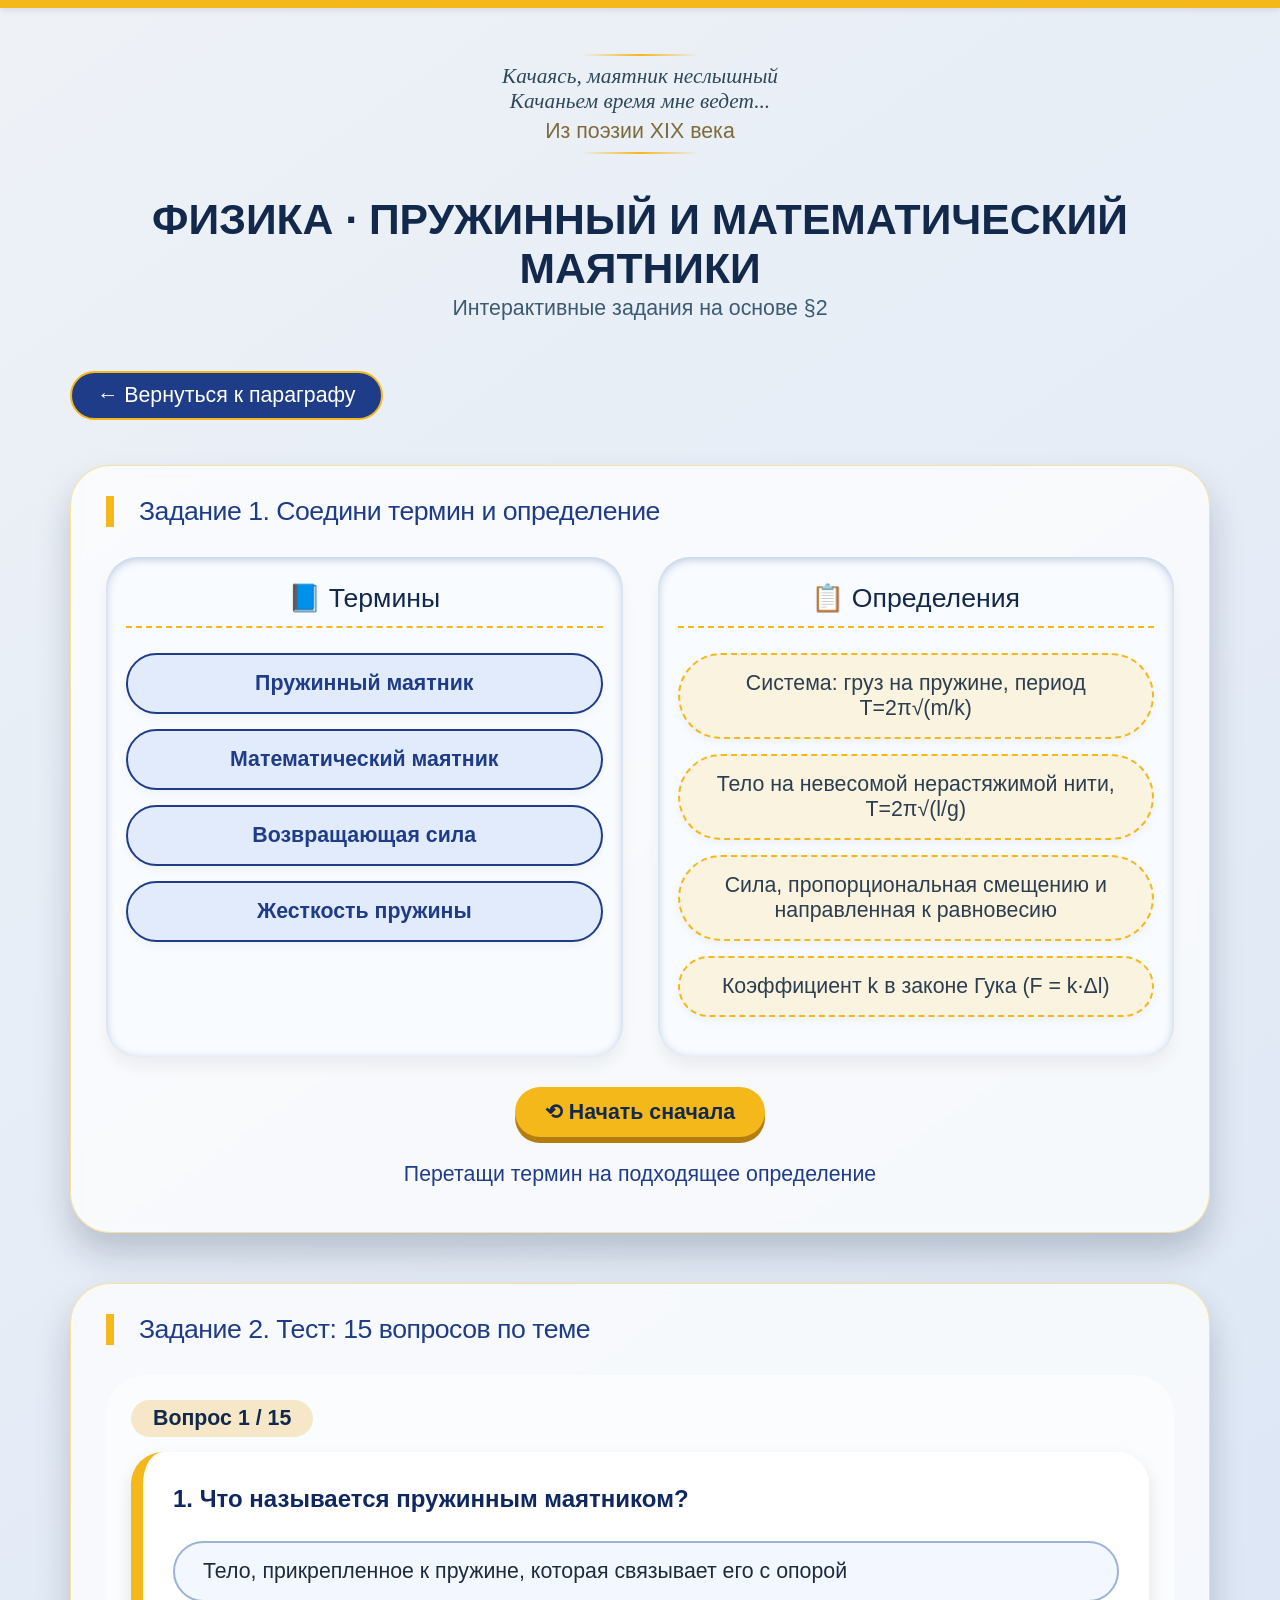
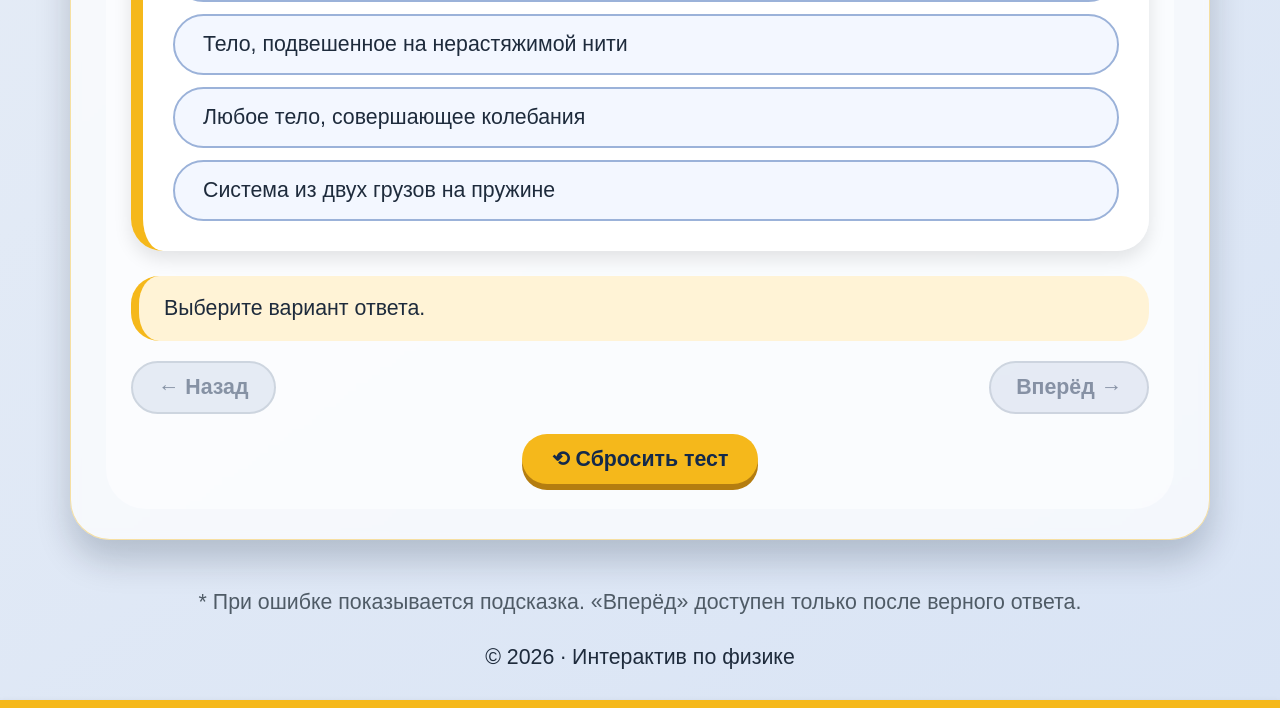
<file: tests/chapter_2_test.html>
<!DOCTYPE html>
<html lang="ru">
<head>
    <meta charset="UTF-8">
    <meta name="viewport" content="width=device-width, initial-scale=1.0">
    <title>Физика · Пружинный и математический маятники: тест</title>
    <link rel="stylesheet" href="../testStyle.css">
</head>
<body>
<div class="top-border"></div>
<div class="main-container">
    <div class="poem-elegant">
        <div class="poem-lines">Качаясь, маятник неслышный<br>Качаньем время мне ведет...</div>
        <div class="poem-author">Из поэзии XIX века</div>
    </div>
    <header>
        <h1>ФИЗИКА · ПРУЖИННЫЙ И МАТЕМАТИЧЕСКИЙ МАЯТНИКИ</h1>
        <p>Интерактивные задания на основе §2</p>
    </header>

    <div class="extra-links">
        <a href="../chapters/chapter_2.html">← Вернуться к параграфу</a>
    </div>

    <!-- ЗАДАНИЕ 1: соедини блоки (термины) -->
    <section class="interactive-section">
        <h2>Задание 1. Соедини термин и определение</h2>
        <div class="match-container" id="matchGame">
            <div class="match-column" id="termsColumn">
                <h3>📘 Термины</h3>
                <div class="drag-item" draggable="true" data-term="spring">Пружинный маятник</div>
                <div class="drag-item" draggable="true" data-term="math">Математический маятник</div>
                <div class="drag-item" draggable="true" data-term="force">Возвращающая сила</div>
                <div class="drag-item" draggable="true" data-term="stiffness">Жесткость пружины</div>
            </div>
            <div class="match-column" id="descColumn">
                <h3>📋 Определения</h3>
                <div class="drop-zone" data-accept="spring">Система: груз на пружине, период T=2π√(m/k)</div>
                <div class="drop-zone" data-accept="math">Тело на невесомой нерастяжимой нити, T=2π√(l/g)</div>
                <div class="drop-zone" data-accept="force">Сила, пропорциональная смещению и направленная к равновесию</div>
                <div class="drop-zone" data-accept="stiffness">Коэффициент k в законе Гука (F = k·Δl)</div>
            </div>
        </div>
        <button class="reset-button" id="resetMatch">⟲ Начать сначала</button>
        <div class="message" id="matchMessage">Перетащи термин на подходящее определение</div>
    </section>

    <!-- ЗАДАНИЕ 2: тест с 15 вопросами -->
    <section class="interactive-section">
        <h2>Задание 2. Тест: 15 вопросов по теме</h2>
        <div class="test-wrapper" id="quizContainer">
            <div class="question-counter" id="questionCounter">Вопрос 1 / 15</div>

            <div id="quizQuestions">
                <!-- Вопрос 1 -->
                <div class="question-block" id="q1" data-qid="1" 
                     data-hint="Вспомни определение: тело на пружине, прикрепленное к опоре.">
                    <div class="question-text">1. Что называется пружинным маятником?</div>
                    <div class="answers">
                        <div class="answer-option" data-correct="true">Тело, прикрепленное к пружине, которая связывает его с опорой</div>
                        <div class="answer-option" data-correct="false">Тело, подвешенное на нерастяжимой нити</div>
                        <div class="answer-option" data-correct="false">Любое тело, совершающее колебания</div>
                        <div class="answer-option" data-correct="false">Система из двух грузов на пружине</div>
                    </div>
                </div>

                <!-- Вопрос 2 -->
                <div class="question-block hidden" id="q2" data-qid="2" 
                     data-hint="Нужны две вещи: выведение из равновесия и возвращающая сила.">
                    <div class="question-text">2. Какие условия необходимы для возникновения колебаний?</div>
                    <div class="answers">
                        <div class="answer-option" data-correct="true">Выведение из равновесия и наличие возвращающей силы</div>
                        <div class="answer-option" data-correct="false">Только наличие возвращающей силы</div>
                        <div class="answer-option" data-correct="false">Только начальное отклонение</div>
                        <div class="answer-option" data-correct="false">Наличие трения</div>
                    </div>
                </div>

                <!-- Вопрос 3 -->
                <div class="question-block hidden" id="q3" data-qid="3" 
                     data-hint="Посмотри формулу (4) в параграфе: T = 2π√(m/k).">
                    <div class="question-text">3. По какой формуле вычисляется период пружинного маятника?</div>
                    <div class="answers">
                        <div class="answer-option" data-correct="true">T = 2π√(m/k)</div>
                        <div class="answer-option" data-correct="false">T = 2π√(k/m)</div>
                        <div class="answer-option" data-correct="false">T = 2π√(l/g)</div>
                        <div class="answer-option" data-correct="false">T = 2π√(g/l)</div>
                    </div>
                </div>

                <!-- Вопрос 4 -->
                <div class="question-block hidden" id="q4" data-qid="4" 
                     data-hint="Математический маятник - это идеализация: нить невесома и нерастяжима.">
                    <div class="question-text">4. Что такое математический маятник?</div>
                    <div class="answers">
                        <div class="answer-option" data-correct="true">Тело на невесомой нерастяжимой нити</div>
                        <div class="answer-option" data-correct="false">Тело на пружине</div>
                        <div class="answer-option" data-correct="false">Любой подвешенный груз</div>
                        <div class="answer-option" data-correct="false">Тело, движущееся по окружности</div>
                    </div>
                </div>

                <!-- Вопрос 5 -->
                <div class="question-block hidden" id="q5" data-qid="5" 
                     data-hint="Формула Гюйгенса: T = 2π√(l/g).">
                    <div class="question-text">5. Период математического маятника вычисляется по формуле:</div>
                    <div class="answers">
                        <div class="answer-option" data-correct="true">T = 2π√(l/g)</div>
                        <div class="answer-option" data-correct="false">T = 2π√(g/l)</div>
                        <div class="answer-option" data-correct="false">T = 2π√(m/k)</div>
                        <div class="answer-option" data-correct="false">T = 2π√(k/m)</div>
                    </div>
                </div>

                <!-- Вопрос 6 -->
                <div class="question-block hidden" id="q6" data-qid="6" 
                     data-hint="В формуле нет массы, только длина и g.">
                    <div class="question-text">6. От чего зависит период математического маятника?</div>
                    <div class="answers">
                        <div class="answer-option" data-correct="true">Только от длины нити и ускорения свободного падения</div>
                        <div class="answer-option" data-correct="false">От массы груза и длины нити</div>
                        <div class="answer-option" data-correct="false">Только от массы груза</div>
                        <div class="answer-option" data-correct="false">От амплитуды колебаний</div>
                    </div>
                </div>

                <!-- Вопрос 7 (расчетная) -->
                <div class="question-block hidden" id="q7" data-qid="7" 
                     data-hint="Подставь m=0.1 кг, k=40 Н/м в формулу T = 2π√(m/k). π²≈10.">
                    <div class="question-text">7. Пружинный маятник имеет массу 0.1 кг и жесткость пружины 40 Н/м. Каков период его колебаний? (считать π²≈10)</div>
                    <div class="answers">
                        <div class="answer-option" data-correct="true">0.314 с</div>
                        <div class="answer-option" data-correct="false">0.628 с</div>
                        <div class="answer-option" data-correct="false">0.157 с</div>
                        <div class="answer-option" data-correct="false">1.256 с</div>
                    </div>
                </div>

                <!-- Вопрос 8 (расчетная) -->
                <div class="question-block hidden" id="q8" data-qid="8" 
                     data-hint="Из T = 2π√(m/k) вырази k = 4π²m/T².">
                    <div class="question-text">8. Груз массой 0.2 кг на пружине колеблется с периодом 0.5 с. Какова жесткость пружины? (π²≈10)</div>
                    <div class="answers">
                        <div class="answer-option" data-correct="true">32 Н/м</div>
                        <div class="answer-option" data-correct="false">16 Н/м</div>
                        <div class="answer-option" data-correct="false">8 Н/м</div>
                        <div class="answer-option" data-correct="false">64 Н/м</div>
                    </div>
                </div>

                <!-- Вопрос 9 (расчетная) -->
                <div class="question-block hidden" id="q9" data-qid="9" 
                     data-hint="Из T = 2π√(l/g) вырази l = gT²/(4π²). g≈10, π²≈10.">
                    <div class="question-text">9. Математический маятник имеет период 2 с. Какова его длина? (g≈10 м/с², π²≈10)</div>
                    <div class="answers">
                        <div class="answer-option" data-correct="true">1 м</div>
                        <div class="answer-option" data-correct="false">2 м</div>
                        <div class="answer-option" data-correct="false">0.5 м</div>
                        <div class="answer-option" data-correct="false">4 м</div>
                    </div>
                </div>

                <!-- Вопрос 10 (расчетная) -->
                <div class="question-block hidden" id="q10" data-qid="10" 
                     data-hint="Используй T = 2π√(l/g), но нужно найти g.">
                    <div class="question-text">10. Математический маятник длиной 0.25 м имеет период 1 с. Чему равно ускорение свободного падения? (π²≈10)</div>
                    <div class="answers">
                        <div class="answer-option" data-correct="true">10 м/с²</div>
                        <div class="answer-option" data-correct="false">9.8 м/с²</div>
                        <div class="answer-option" data-correct="false">5 м/с²</div>
                        <div class="answer-option" data-correct="false">20 м/с²</div>
                    </div>
                </div>

                <!-- Вопрос 11 (расчетная) -->
                <div class="question-block hidden" id="q11" data-qid="11" 
                     data-hint="Из T = 2π√(m/k) вырази m = kT²/(4π²).">
                    <div class="question-text">11. Пружина жесткостью 100 Н/м колеблется с периодом 0.4 с. Какова масса груза? (π²≈10)</div>
                    <div class="answers">
                        <div class="answer-option" data-correct="true">0.4 кг</div>
                        <div class="answer-option" data-correct="false">0.2 кг</div>
                        <div class="answer-option" data-correct="false">0.8 кг</div>
                        <div class="answer-option" data-correct="false">0.1 кг</div>
                    </div>
                </div>

                <!-- Вопрос 12 (расчетная) -->
                <div class="question-block hidden" id="q12" data-qid="12" 
                     data-hint="Сначала найди период T = 2π√(l/g), затем частоту ν = 1/T.">
                    <div class="question-text">12. Математический маятник длиной 0.1 м. Какова частота его колебаний? (g≈10 м/с², π≈3.14)</div>
                    <div class="answers">
                        <div class="answer-option" data-correct="true">≈1.59 Гц</div>
                        <div class="answer-option" data-correct="false">≈0.63 Гц</div>
                        <div class="answer-option" data-correct="false">≈3.18 Гц</div>
                        <div class="answer-option" data-correct="false">≈0.5 Гц</div>
                    </div>
                </div>

                <!-- Вопрос 13 (аналитический) -->
                <div class="question-block hidden" id="q13" data-qid="13" 
                     data-hint="Период пропорционален √l. Если длина увеличилась в 4 раза, то √4=2.">
                    <div class="question-text">13. Как изменится период математического маятника, если длину нити увеличить в 4 раза?</div>
                    <div class="answers">
                        <div class="answer-option" data-correct="true">Увеличится в 2 раза</div>
                        <div class="answer-option" data-correct="false">Увеличится в 4 раза</div>
                        <div class="answer-option" data-correct="false">Уменьшится в 2 раза</div>
                        <div class="answer-option" data-correct="false">Не изменится</div>
                    </div>
                </div>

                <!-- Вопрос 14 (аналитический) -->
                <div class="question-block hidden" id="q14" data-qid="14" 
                     data-hint="Вспомни: период математического маятника не зависит от массы!">
                    <div class="question-text">14. Два математических маятника имеют одинаковую длину, но разные массы. Что можно сказать об их периодах?</div>
                    <div class="answers">
                        <div class="answer-option" data-correct="true">Периоды одинаковы</div>
                        <div class="answer-option" data-correct="false">Период больше у более тяжелого</div>
                        <div class="answer-option" data-correct="false">Период больше у более легкого</div>
                        <div class="answer-option" data-correct="false">Недостаточно данных</div>
                    </div>
                </div>

                <!-- Вопрос 15 -->
                <div class="question-block hidden" id="q15" data-qid="15" 
                     data-hint="Уравнение a + ω²x = 0 - это основной признак гармонических колебаний.">
                    <div class="question-text">15. Какое уравнение описывает гармонические колебания?</div>
                    <div class="answers">
                        <div class="answer-option" data-correct="true">a<sub>x</sub> + ω²x = 0</div>
                        <div class="answer-option" data-correct="false">a<sub>x</sub> - ω²x = 0</div>
                        <div class="answer-option" data-correct="false">a<sub>x</sub> + ωx = 0</div>
                        <div class="answer-option" data-correct="false">a<sub>x</sub> = constant</div>
                    </div>
                </div>
            </div>

            <div class="test-feedback" id="quizFeedback">Выберите вариант ответа.</div>
            <div id="hintBox" class="theory-reference hidden"></div>

            <div class="nav-buttons">
                <button class="secondary-btn" id="prevBtn" disabled>← Назад</button>
                <button class="secondary-btn" id="nextBtn" disabled>Вперёд →</button>
            </div>
            <button class="reset-button" id="resetQuiz" style="margin: 20px auto 0;">⟲ Сбросить тест</button>
        </div>
    </section>
    <div class="footnote">* При ошибке показывается подсказка. «Вперёд» доступен только после верного ответа.</div>
    <footer style="text-align:center; margin: 25px 0 10px;">© 2026 · Интерактив по физике</footer>
</div>
<div class="bottom-border"></div>

<script>
    (function() {
        // ---------- 1. drag & drop (соедини блоки) ----------
        const dragItems = document.querySelectorAll('.drag-item');
        const dropZones = document.querySelectorAll('.drop-zone');
        const matchMessage = document.getElementById('matchMessage');
        let draggedElement = null;

        function resetMatchGame() {
            dropZones.forEach(zone => {
                zone.classList.remove('matched');
                let txt = zone.textContent.replace(' ✓', '');
                zone.textContent = txt;
            });
            matchMessage.textContent = 'Перетащи термин на подходящее определение';
            matchMessage.style.color = '#1f3c88';
        }

        dragItems.forEach(item => {
            item.addEventListener('dragstart', (e) => {
                draggedElement = item;
                e.dataTransfer.setData('text/plain', item.dataset.term);
                item.classList.add('dragging');
            });
            item.addEventListener('dragend', () => {
                item.classList.remove('dragging');
                draggedElement = null;
            });
        });

        dropZones.forEach(zone => {
            zone.addEventListener('dragover', (e) => e.preventDefault());
            zone.addEventListener('drop', (e) => {
                e.preventDefault();
                if (zone.classList.contains('matched')) {
                    matchMessage.textContent = '⚠️ Это уже сопоставлено!';
                    matchMessage.style.color = '#b6570a';
                    return;
                }
                const term = e.dataTransfer.getData('text/plain');
                if (!term) return;
                if (term === zone.dataset.accept) {
                    zone.classList.add('matched');
                    zone.textContent = zone.textContent + ' ✓';
                    matchMessage.textContent = '✅ Верно! Продолжай.';
                    matchMessage.style.color = '#1d7a3c';
                } else {
                    matchMessage.textContent = '❌ Неправильно. Попробуй ещё.';
                    matchMessage.style.color = '#b13e3e';
                }
            });
        });

        document.getElementById('resetMatch').addEventListener('click', resetMatchGame);

        // ---------- 2. ТЕСТ ----------
        const questions = document.querySelectorAll('.question-block');
        const totalQuestions = questions.length;
        let currentIndex = 0;
        const counterDiv = document.getElementById('questionCounter');
        const feedbackDiv = document.getElementById('quizFeedback');
        const hintBox = document.getElementById('hintBox');
        const prevBtn = document.getElementById('prevBtn');
        const nextBtn = document.getElementById('nextBtn');
        const resetQuizBtn = document.getElementById('resetQuiz');

        function showQuestion(index) {
            questions.forEach((q, i) => {
                if (i === index) q.classList.remove('hidden');
                else q.classList.add('hidden');
            });
            counterDiv.textContent = `Вопрос ${index+1} / ${totalQuestions}`;

            const currentQ = questions[currentIndex];
            const hasCorrect = currentQ.querySelector('.correct') !== null;

            if (hasCorrect) {
                nextBtn.disabled = false;
            } else {
                nextBtn.disabled = true;
            }

            updateFeedbackForCurrent();
            updateNavButtons();
        }

        function updateFeedbackForCurrent() {
            const currentQ = questions[currentIndex];
            if (!currentQ) return;
            const hasCorrect = currentQ.querySelector('.correct') !== null;
            const hasIncorrect = currentQ.querySelector('.incorrect') !== null;

            if (hasCorrect) {
                feedbackDiv.innerHTML = '✅ Правильно! Можно перейти дальше.';
                hintBox.classList.add('hidden');
            } else if (hasIncorrect) {
                feedbackDiv.innerHTML = '❌ Неверно. Вот подсказка:';
                const hintText = currentQ.dataset.hint || 'Подсказка отсутствует. Перечитай §2.';
                hintBox.innerHTML = `<div class="theory-reference"><span class="bold-ref">📘 Подсказка:</span> ${hintText}</div>`;
                hintBox.classList.remove('hidden');
            } else {
                feedbackDiv.innerHTML = 'Выберите вариант ответа.';
                hintBox.classList.add('hidden');
            }
        }

        function updateNavButtons() {
            prevBtn.disabled = (currentIndex === 0);
        }

        function answerHandler(e) {
            const target = e.target.closest('.answer-option');
            if (!target) return;
            const currentQ = questions[currentIndex];
            if (!currentQ) return;

            if (currentQ.querySelector('.correct') || currentQ.querySelector('.incorrect')) return;

            const isCorrect = target.dataset.correct === 'true';

            if (isCorrect) {
                target.classList.add('correct');
                feedbackDiv.innerHTML = '✅ Правильно! Можно перейти дальше.';
                hintBox.classList.add('hidden');
                nextBtn.disabled = false;
            } else {
                target.classList.add('incorrect');
                feedbackDiv.innerHTML = '❌ Неверно. Вот подсказка:';
                const hintText = currentQ.dataset.hint || 'Подсказка отсутствует. Перечитай §2.';
                hintBox.innerHTML = `<div class="theory-reference"><span class="bold-ref">📘 Подсказка:</span> ${hintText}</div>`;
                hintBox.classList.remove('hidden');
                nextBtn.disabled = true;
            }
        }

        function resetQuiz() {
            questions.forEach(q => {
                q.querySelectorAll('.answer-option').forEach(opt => {
                    opt.classList.remove('correct', 'incorrect');
                });
            });
            currentIndex = 0;
            showQuestion(0);
            feedbackDiv.innerHTML = 'Выберите вариант ответа.';
            hintBox.classList.add('hidden');
        }

        document.getElementById('quizQuestions').addEventListener('click', answerHandler);

        prevBtn.addEventListener('click', () => {
            if (currentIndex > 0) {
                currentIndex--;
                showQuestion(currentIndex);
            }
        });

        nextBtn.addEventListener('click', () => {
            if (currentIndex < totalQuestions - 1) {
                currentIndex++;
                showQuestion(currentIndex);
            }
        });

        resetQuizBtn.addEventListener('click', resetQuiz);

        resetQuiz();
    })();
</script>
</body>
</html>
</file>
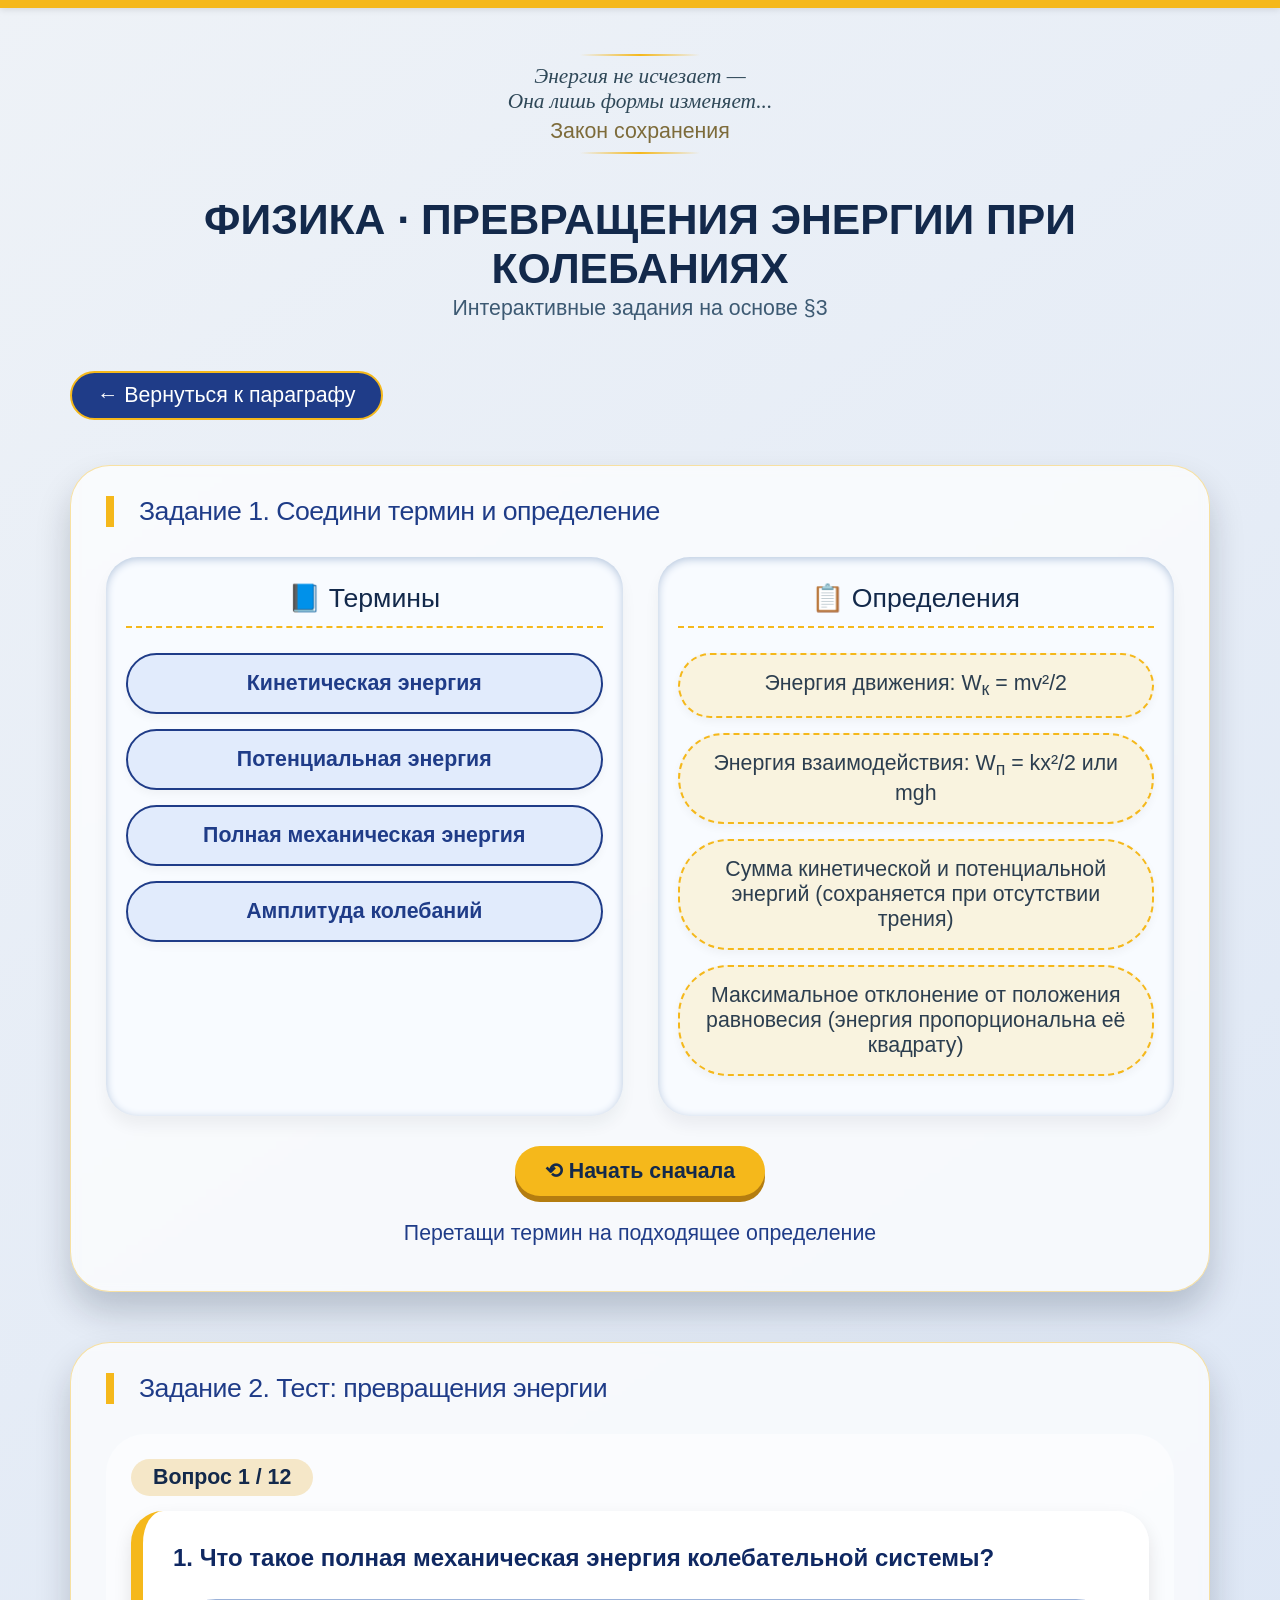
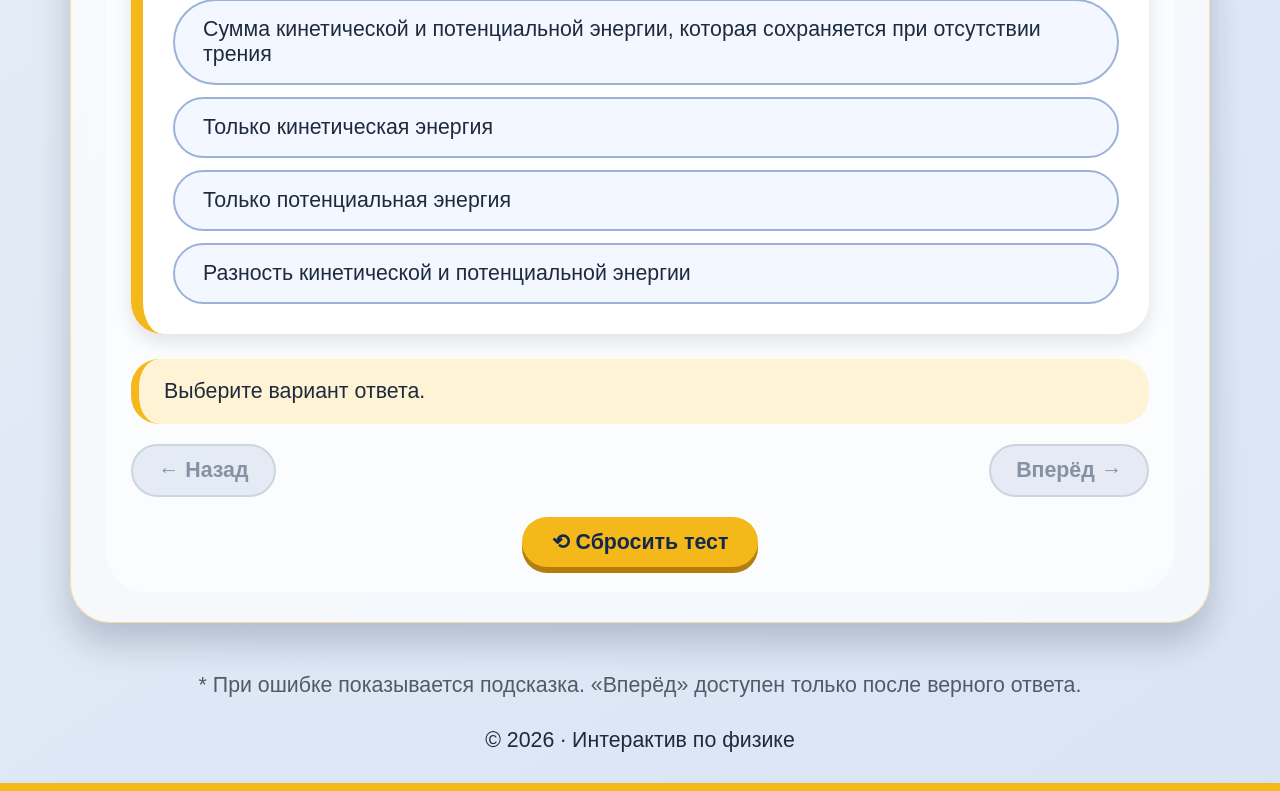
<file: tests/chapter_3_test.html>
<!DOCTYPE html>
<html lang="ru">
<head>
    <meta charset="UTF-8">
    <meta name="viewport" content="width=device-width, initial-scale=1.0">
    <title>Физика · Превращения энергии при колебаниях: тест</title>
    <link rel="stylesheet" href="../testStyle.css">
</head>
<body>
<div class="top-border"></div>
<div class="main-container">
    <div class="poem-elegant">
        <div class="poem-lines">Энергия не исчезает —<br>Она лишь формы изменяет...</div>
        <div class="poem-author">Закон сохранения</div>
    </div>
    <header>
        <h1>ФИЗИКА · ПРЕВРАЩЕНИЯ ЭНЕРГИИ ПРИ КОЛЕБАНИЯХ</h1>
        <p>Интерактивные задания на основе §3</p>
    </header>

    <div class="extra-links">
        <a href="../chapters/chapter_3.html">← Вернуться к параграфу</a>
    </div>

    <!-- ЗАДАНИЕ 1: соедини блоки (термины) -->
    <section class="interactive-section">
        <h2>Задание 1. Соедини термин и определение</h2>
        <div class="match-container" id="matchGame">
            <div class="match-column" id="termsColumn">
                <h3>📘 Термины</h3>
                <div class="drag-item" draggable="true" data-term="kinetic">Кинетическая энергия</div>
                <div class="drag-item" draggable="true" data-term="potential">Потенциальная энергия</div>
                <div class="drag-item" draggable="true" data-term="mechanical">Полная механическая энергия</div>
                <div class="drag-item" draggable="true" data-term="amplitude">Амплитуда колебаний</div>
            </div>
            <div class="match-column" id="descColumn">
                <h3>📋 Определения</h3>
                <div class="drop-zone" data-accept="kinetic">Энергия движения: W<sub>к</sub> = mv²/2</div>
                <div class="drop-zone" data-accept="potential">Энергия взаимодействия: W<sub>п</sub> = kx²/2 или mgh</div>
                <div class="drop-zone" data-accept="mechanical">Сумма кинетической и потенциальной энергий (сохраняется при отсутствии трения)</div>
                <div class="drop-zone" data-accept="amplitude">Максимальное отклонение от положения равновесия (энергия пропорциональна её квадрату)</div>
            </div>
        </div>
        <button class="reset-button" id="resetMatch">⟲ Начать сначала</button>
        <div class="message" id="matchMessage">Перетащи термин на подходящее определение</div>
    </section>

    <!-- ЗАДАНИЕ 2: тест с 12 вопросами -->
    <section class="interactive-section">
        <h2>Задание 2. Тест: превращения энергии</h2>
        <div class="test-wrapper" id="quizContainer">
            <div class="question-counter" id="questionCounter">Вопрос 1 / 12</div>

            <div id="quizQuestions">
                <!-- Вопрос 1 -->
                <div class="question-block" id="q1" data-qid="1" 
                     data-hint="Полная механическая энергия = кинетическая + потенциальная. При отсутствии трения она постоянна.">
                    <div class="question-text">1. Что такое полная механическая энергия колебательной системы?</div>
                    <div class="answers">
                        <div class="answer-option" data-correct="true">Сумма кинетической и потенциальной энергии, которая сохраняется при отсутствии трения</div>
                        <div class="answer-option" data-correct="false">Только кинетическая энергия</div>
                        <div class="answer-option" data-correct="false">Только потенциальная энергия</div>
                        <div class="answer-option" data-correct="false">Разность кинетической и потенциальной энергии</div>
                    </div>
                </div>

                <!-- Вопрос 2 -->
                <div class="question-block hidden" id="q2" data-qid="2" 
                     data-hint="Вспомни рисунок 19 и 20: в крайних точках скорость равна нулю, значит кинетическая энергия минимальна.">
                    <div class="question-text">2. В какой точке траектории математического маятника кинетическая энергия максимальна?</div>
                    <div class="answers">
                        <div class="answer-option" data-correct="true">В положении равновесия</div>
                        <div class="answer-option" data-correct="false">В точках максимального отклонения</div>
                        <div class="answer-option" data-correct="false">В любой точке траектории</div>
                        <div class="answer-option" data-correct="false">На половине пути от равновесия до крайней точки</div>
                    </div>
                </div>

                <!-- Вопрос 3 -->
                <div class="question-block hidden" id="q3" data-qid="3" 
                     data-hint="В крайних точках скорость = 0, поэтому кинетическая энергия = 0.">
                    <div class="question-text">3. В каких точках траектории потенциальная энергия пружинного маятника максимальна?</div>
                    <div class="answers">
                        <div class="answer-option" data-correct="true">В точках максимального отклонения (x = ±A)</div>
                        <div class="answer-option" data-correct="false">В положении равновесия (x = 0)</div>
                        <div class="answer-option" data-correct="false">В любой точке</div>
                        <div class="answer-option" data-correct="false">Только при x = A (справа от равновесия)</div>
                    </div>
                </div>

                <!-- Вопрос 4 -->
                <div class="question-block hidden" id="q4" data-qid="4" 
                     data-hint="Из рисунка 22 видно, что частота изменения энергии в 2 раза больше частоты колебаний.">
                    <div class="question-text">4. Как связана частота изменения кинетической энергии с частотой колебаний?</div>
                    <div class="answers">
                        <div class="answer-option" data-correct="true">В 2 раза больше</div>
                        <div class="answer-option" data-correct="false">Равна частоте колебаний</div>
                        <div class="answer-option" data-correct="false">В 2 раза меньше</div>
                        <div class="answer-option" data-correct="false">Не связана</div>
                    </div>
                </div>

                <!-- Вопрос 5 -->
                <div class="question-block hidden" id="q5" data-qid="5" 
                     data-hint="Формула для потенциальной энергии пружины: Wп = kx²/2. Максимальное значение при x = A.">
                    <div class="question-text">5. Чему равна максимальная потенциальная энергия пружинного маятника?</div>
                    <div class="answers">
                        <div class="answer-option" data-correct="true">kA²/2</div>
                        <div class="answer-option" data-correct="false">kA²</div>
                        <div class="answer-option" data-correct="false">mv²/2</div>
                        <div class="answer-option" data-correct="false">mgA</div>
                    </div>
                </div>

                <!-- Вопрос 6 -->
                <div class="question-block hidden" id="q6" data-qid="6" 
                     data-hint="Формула (1): mv²max/2 = mghmax. Отсюда vmax = √(2ghmax).">
                    <div class="question-text">6. По какой формуле можно найти максимальную скорость математического маятника?</div>
                    <div class="answers">
                        <div class="answer-option" data-correct="true">v<sub>max</sub> = √(2gh<sub>max</sub>)</div>
                        <div class="answer-option" data-correct="false">v<sub>max</sub> = √(gh<sub>max</sub>)</div>
                        <div class="answer-option" data-correct="false">v<sub>max</sub> = 2gh<sub>max</sub></div>
                        <div class="answer-option" data-correct="false">v<sub>max</sub> = gh<sub>max</sub>/2</div>
                    </div>
                </div>

                <!-- Вопрос 7 (расчетная) -->
                <div class="question-block hidden" id="q7" data-qid="7" 
                     data-hint="Воспользуйся формулой vmax = √(2ghmax). g≈10 м/с².">
                    <div class="question-text">7. Математический маятник отклонен на высоту 0.2 м от положения равновесия. Какова его максимальная скорость? (g = 10 м/с²)</div>
                    <div class="answers">
                        <div class="answer-option" data-correct="true">2 м/с</div>
                        <div class="answer-option" data-correct="false">1 м/с</div>
                        <div class="answer-option" data-correct="false">4 м/с</div>
                        <div class="answer-option" data-correct="false">0.5 м/с</div>
                    </div>
                </div>

                <!-- Вопрос 8 (расчетная) -->
                <div class="question-block hidden" id="q8" data-qid="8" 
                     data-hint="Полная энергия равна максимальной потенциальной: W = kA²/2. A = 0.05 м.">
                    <div class="question-text">8. Пружинный маятник с жесткостью 200 Н/м колеблется с амплитудой 5 см. Чему равна полная энергия маятника?</div>
                    <div class="answers">
                        <div class="answer-option" data-correct="true">0.25 Дж</div>
                        <div class="answer-option" data-correct="false">0.5 Дж</div>
                        <div class="answer-option" data-correct="false">5 Дж</div>
                        <div class="answer-option" data-correct="false">25 Дж</div>
                    </div>
                </div>

                <!-- Вопрос 9 (расчетная) -->
                <div class="question-block hidden" id="q9" data-qid="9" 
                     data-hint="В положении равновесия энергия полностью кинетическая: W = mv²/2. Отсюда v = √(2W/m).">
                    <div class="question-text">9. Полная энергия математического маятника массой 0.1 кг равна 0.2 Дж. Какова его максимальная скорость?</div>
                    <div class="answers">
                        <div class="answer-option" data-correct="true">2 м/с</div>
                        <div class="answer-option" data-correct="false">1 м/с</div>
                        <div class="answer-option" data-correct="false">4 м/с</div>
                        <div class="answer-option" data-correct="false">0.5 м/с</div>
                    </div>
                </div>

                <!-- Вопрос 10 -->
                <div class="question-block hidden" id="q10" data-qid="10" 
                     data-hint="Смотри рисунок 22: когда кинетическая максимальна, потенциальная = 0, и наоборот.">
                    <div class="question-text">10. В какой момент времени кинетическая и потенциальная энергии равны?</div>
                    <div class="answers">
                        <div class="answer-option" data-correct="true">Когда x = A/√2 (отклонение составляет 0.707 от амплитуды)</div>
                        <div class="answer-option" data-correct="false">В положении равновесия</div>
                        <div class="answer-option" data-correct="false">В крайних точках</div>
                        <div class="answer-option" data-correct="false">Они никогда не равны</div>
                    </div>
                </div>

                <!-- Вопрос 11 -->
                <div class="question-block hidden" id="q11" data-qid="11" 
                     data-hint="При отсутствии трения полная энергия сохраняется, но формы энергии переходят друг в друга.">
                    <div class="question-text">11. Какие превращения энергии происходят при колебаниях математического маятника?</div>
                    <div class="answers">
                        <div class="answer-option" data-correct="true">Потенциальная энергия переходит в кинетическую и обратно</div>
                        <div class="answer-option" data-correct="false">Только кинетическая энергия изменяется</div>
                        <div class="answer-option" data-correct="false">Только потенциальная энергия изменяется</div>
                        <div class="answer-option" data-correct="false">Энергия не изменяется, только направление движения</div>
                    </div>
                </div>

                <!-- Вопрос 12 (расчетная) -->
                <div class="question-block hidden" id="q12" data-qid="12" 
                     data-hint="В любой точке W = mv²/2 + kx²/2. Подставь x = A/2, но проще использовать W = kA²/2.">
                    <div class="question-text">12. Пружинный маятник колеблется с амплитудой 0.1 м и жесткостью 100 Н/м. Какова потенциальная энергия при смещении x = 0.05 м?</div>
                    <div class="answers">
                        <div class="answer-option" data-correct="true">0.125 Дж</div>
                        <div class="answer-option" data-correct="false">0.25 Дж</div>
                        <div class="answer-option" data-correct="false">0.5 Дж</div>
                        <div class="answer-option" data-correct="false">0.0625 Дж</div>
                    </div>
                </div>
            </div>

            <div class="test-feedback" id="quizFeedback">Выберите вариант ответа.</div>
            <div id="hintBox" class="theory-reference hidden"></div>

            <div class="nav-buttons">
                <button class="secondary-btn" id="prevBtn" disabled>← Назад</button>
                <button class="secondary-btn" id="nextBtn" disabled>Вперёд →</button>
            </div>
            <button class="reset-button" id="resetQuiz" style="margin: 20px auto 0;">⟲ Сбросить тест</button>
        </div>
    </section>
    <div class="footnote">* При ошибке показывается подсказка. «Вперёд» доступен только после верного ответа.</div>
    <footer style="text-align:center; margin: 25px 0 10px;">© 2026 · Интерактив по физике</footer>
</div>
<div class="bottom-border"></div>

<script>
    (function() {
        // ---------- 1. drag & drop (соедини блоки) ----------
        const dragItems = document.querySelectorAll('.drag-item');
        const dropZones = document.querySelectorAll('.drop-zone');
        const matchMessage = document.getElementById('matchMessage');
        let draggedElement = null;

        function resetMatchGame() {
            dropZones.forEach(zone => {
                zone.classList.remove('matched');
                let txt = zone.textContent.replace(' ✓', '');
                zone.textContent = txt;
            });
            matchMessage.textContent = 'Перетащи термин на подходящее определение';
            matchMessage.style.color = '#1f3c88';
        }

        dragItems.forEach(item => {
            item.addEventListener('dragstart', (e) => {
                draggedElement = item;
                e.dataTransfer.setData('text/plain', item.dataset.term);
                item.classList.add('dragging');
            });
            item.addEventListener('dragend', () => {
                item.classList.remove('dragging');
                draggedElement = null;
            });
        });

        dropZones.forEach(zone => {
            zone.addEventListener('dragover', (e) => e.preventDefault());
            zone.addEventListener('drop', (e) => {
                e.preventDefault();
                if (zone.classList.contains('matched')) {
                    matchMessage.textContent = '⚠️ Это уже сопоставлено!';
                    matchMessage.style.color = '#b6570a';
                    return;
                }
                const term = e.dataTransfer.getData('text/plain');
                if (!term) return;
                if (term === zone.dataset.accept) {
                    zone.classList.add('matched');
                    zone.textContent = zone.textContent + ' ✓';
                    matchMessage.textContent = '✅ Верно! Продолжай.';
                    matchMessage.style.color = '#1d7a3c';
                } else {
                    matchMessage.textContent = '❌ Неправильно. Попробуй ещё.';
                    matchMessage.style.color = '#b13e3e';
                }
            });
        });

        document.getElementById('resetMatch').addEventListener('click', resetMatchGame);

        // ---------- 2. ТЕСТ ----------
        const questions = document.querySelectorAll('.question-block');
        const totalQuestions = questions.length;
        let currentIndex = 0;
        const counterDiv = document.getElementById('questionCounter');
        const feedbackDiv = document.getElementById('quizFeedback');
        const hintBox = document.getElementById('hintBox');
        const prevBtn = document.getElementById('prevBtn');
        const nextBtn = document.getElementById('nextBtn');
        const resetQuizBtn = document.getElementById('resetQuiz');

        function showQuestion(index) {
            questions.forEach((q, i) => {
                if (i === index) q.classList.remove('hidden');
                else q.classList.add('hidden');
            });
            counterDiv.textContent = `Вопрос ${index+1} / ${totalQuestions}`;

            const currentQ = questions[currentIndex];
            const hasCorrect = currentQ.querySelector('.correct') !== null;

            if (hasCorrect) {
                nextBtn.disabled = false;
            } else {
                nextBtn.disabled = true;
            }

            updateFeedbackForCurrent();
            updateNavButtons();
        }

        function updateFeedbackForCurrent() {
            const currentQ = questions[currentIndex];
            if (!currentQ) return;
            const hasCorrect = currentQ.querySelector('.correct') !== null;
            const hasIncorrect = currentQ.querySelector('.incorrect') !== null;

            if (hasCorrect) {
                feedbackDiv.innerHTML = '✅ Правильно! Можно перейти дальше.';
                hintBox.classList.add('hidden');
            } else if (hasIncorrect) {
                feedbackDiv.innerHTML = '❌ Неверно. Вот подсказка:';
                const hintText = currentQ.dataset.hint || 'Подсказка отсутствует. Перечитай §3.';
                hintBox.innerHTML = `<div class="theory-reference"><span class="bold-ref">📘 Подсказка:</span> ${hintText}</div>`;
                hintBox.classList.remove('hidden');
            } else {
                feedbackDiv.innerHTML = 'Выберите вариант ответа.';
                hintBox.classList.add('hidden');
            }
        }

        function updateNavButtons() {
            prevBtn.disabled = (currentIndex === 0);
        }

        function answerHandler(e) {
            const target = e.target.closest('.answer-option');
            if (!target) return;
            const currentQ = questions[currentIndex];
            if (!currentQ) return;

            if (currentQ.querySelector('.correct') || currentQ.querySelector('.incorrect')) return;

            const isCorrect = target.dataset.correct === 'true';

            if (isCorrect) {
                target.classList.add('correct');
                feedbackDiv.innerHTML = '✅ Правильно! Можно перейти дальше.';
                hintBox.classList.add('hidden');
                nextBtn.disabled = false;
            } else {
                target.classList.add('incorrect');
                feedbackDiv.innerHTML = '❌ Неверно. Вот подсказка:';
                const hintText = currentQ.dataset.hint || 'Подсказка отсутствует. Перечитай §3.';
                hintBox.innerHTML = `<div class="theory-reference"><span class="bold-ref">📘 Подсказка:</span> ${hintText}</div>`;
                hintBox.classList.remove('hidden');
                nextBtn.disabled = true;
            }
        }

        function resetQuiz() {
            questions.forEach(q => {
                q.querySelectorAll('.answer-option').forEach(opt => {
                    opt.classList.remove('correct', 'incorrect');
                });
            });
            currentIndex = 0;
            showQuestion(0);
            feedbackDiv.innerHTML = 'Выберите вариант ответа.';
            hintBox.classList.add('hidden');
        }

        document.getElementById('quizQuestions').addEventListener('click', answerHandler);

        prevBtn.addEventListener('click', () => {
            if (currentIndex > 0) {
                currentIndex--;
                showQuestion(currentIndex);
            }
        });

        nextBtn.addEventListener('click', () => {
            if (currentIndex < totalQuestions - 1) {
                currentIndex++;
                showQuestion(currentIndex);
            }
        });

        resetQuizBtn.addEventListener('click', resetQuiz);

        resetQuiz();
    })();
</script>
</body>
</html>
</file>
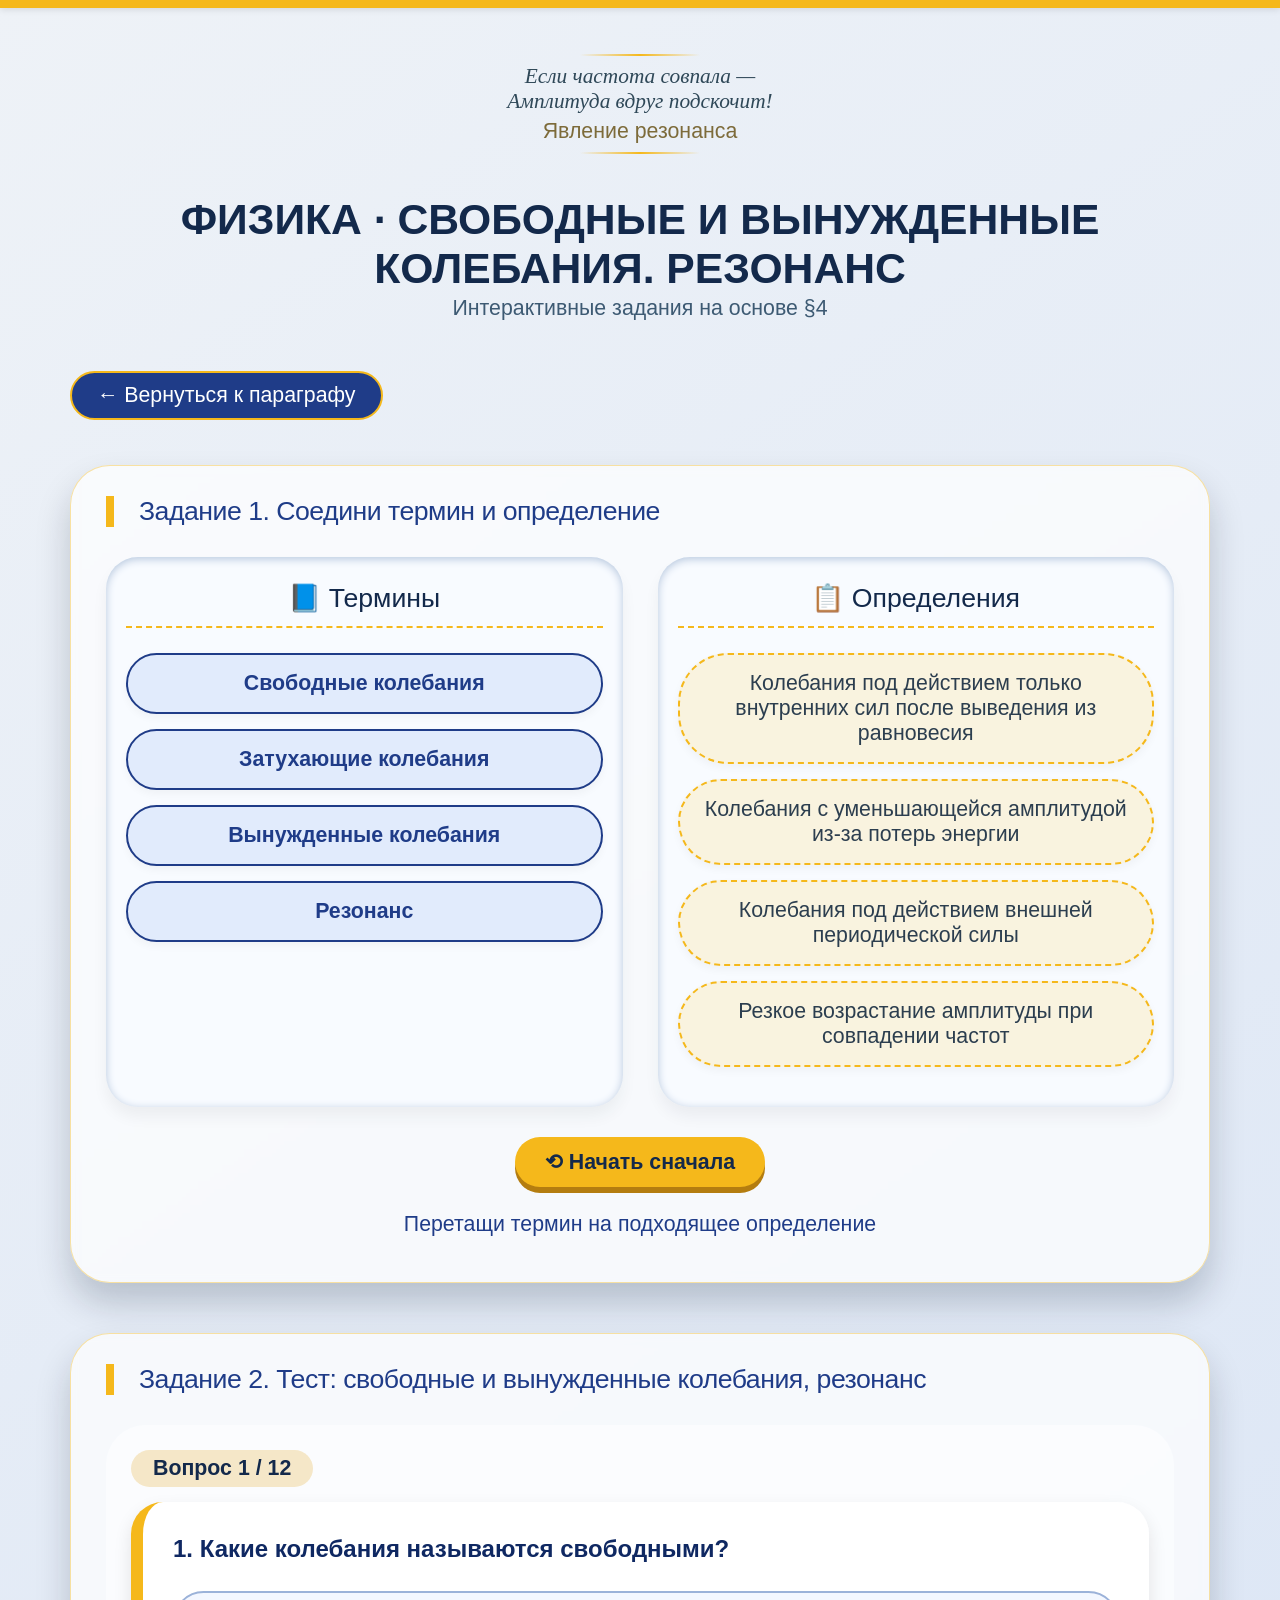
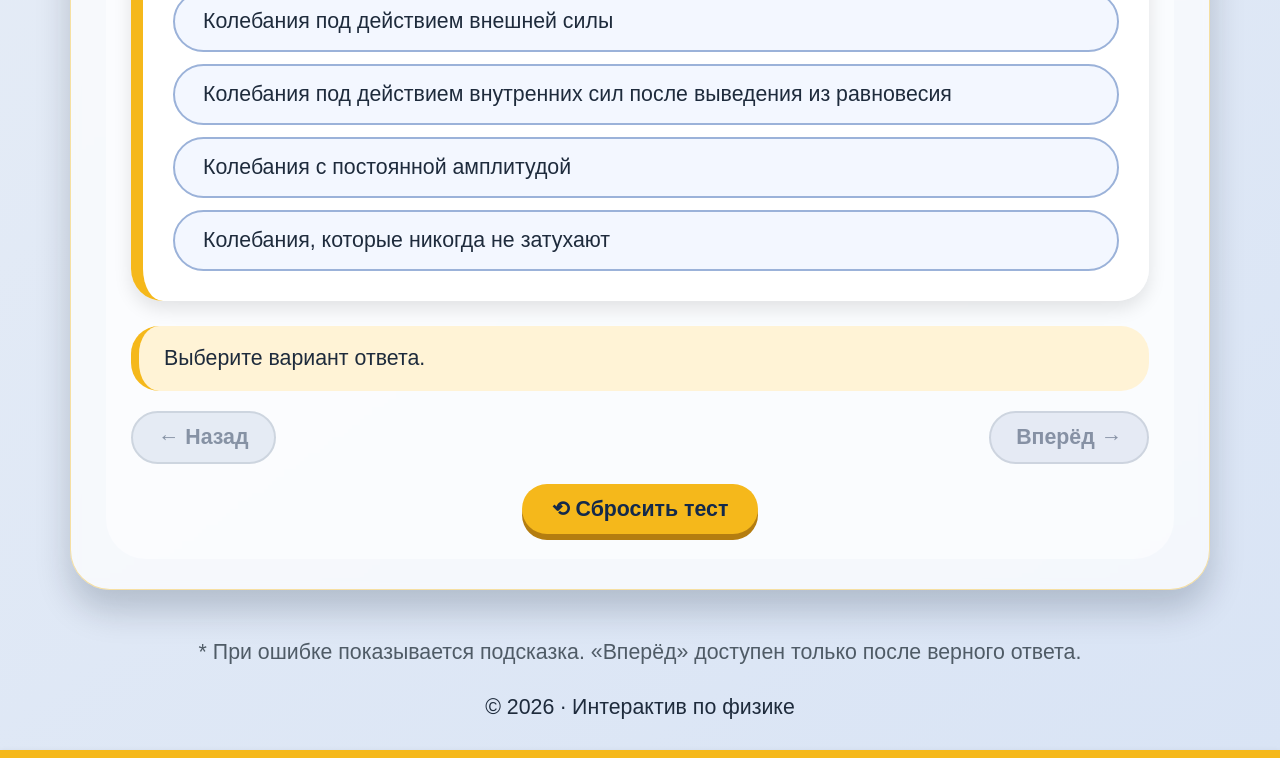
<file: tests/chapter_4_test.html>
<!DOCTYPE html>
<html lang="ru">
<head>
    <meta charset="UTF-8">
    <meta name="viewport" content="width=device-width, initial-scale=1.0">
    <title>Физика · Свободные и вынужденные колебания. Резонанс: тест</title>
    <link rel="stylesheet" href="../testStyle.css">
</head>
<body>
<div class="top-border"></div>
<div class="main-container">
    <div class="poem-elegant">
        <div class="poem-lines">Если частота совпала —<br>Амплитуда вдруг подскочит!</div>
        <div class="poem-author">Явление резонанса</div>
    </div>
    <header>
        <h1>ФИЗИКА · СВОБОДНЫЕ И ВЫНУЖДЕННЫЕ КОЛЕБАНИЯ. РЕЗОНАНС</h1>
        <p>Интерактивные задания на основе §4</p>
    </header>

    <div class="extra-links">
        <a href="../chapters/chapter_4.html">← Вернуться к параграфу</a>
    </div>

    <!-- ЗАДАНИЕ 1: соедини блоки (термины) -->
    <section class="interactive-section">
        <h2>Задание 1. Соедини термин и определение</h2>
        <div class="match-container" id="matchGame">
            <div class="match-column" id="termsColumn">
                <h3>📘 Термины</h3>
                <div class="drag-item" draggable="true" data-term="free">Свободные колебания</div>
                <div class="drag-item" draggable="true" data-term="damped">Затухающие колебания</div>
                <div class="drag-item" draggable="true" data-term="forced">Вынужденные колебания</div>
                <div class="drag-item" draggable="true" data-term="resonance">Резонанс</div>
            </div>
            <div class="match-column" id="descColumn">
                <h3>📋 Определения</h3>
                <div class="drop-zone" data-accept="free">Колебания под действием только внутренних сил после выведения из равновесия</div>
                <div class="drop-zone" data-accept="damped">Колебания с уменьшающейся амплитудой из-за потерь энергии</div>
                <div class="drop-zone" data-accept="forced">Колебания под действием внешней периодической силы</div>
                <div class="drop-zone" data-accept="resonance">Резкое возрастание амплитуды при совпадении частот</div>
            </div>
        </div>
        <button class="reset-button" id="resetMatch">⟲ Начать сначала</button>
        <div class="message" id="matchMessage">Перетащи термин на подходящее определение</div>
    </section>

    <!-- ЗАДАНИЕ 2: тест с 12 вопросами -->
    <section class="interactive-section">
        <h2>Задание 2. Тест: свободные и вынужденные колебания, резонанс</h2>
        <div class="test-wrapper" id="quizContainer">
            <div class="question-counter" id="questionCounter">Вопрос 1 / 12</div>

            <div id="quizQuestions">
                <!-- Вопрос 1 - правильный ответ не первый -->
                <div class="question-block" id="q1" data-qid="1" 
                     data-hint="Вспомни определение из параграфа: свободные колебания происходят под действием внутренних сил после выведения из равновесия.">
                    <div class="question-text">1. Какие колебания называются свободными?</div>
                    <div class="answers">
                        <div class="answer-option" data-correct="false">Колебания под действием внешней силы</div>
                        <div class="answer-option" data-correct="true">Колебания под действием внутренних сил после выведения из равновесия</div>
                        <div class="answer-option" data-correct="false">Колебания с постоянной амплитудой</div>
                        <div class="answer-option" data-correct="false">Колебания, которые никогда не затухают</div>
                    </div>
                </div>

                <!-- Вопрос 2 - правильный ответ не первый -->
                <div class="question-block hidden" id="q2" data-qid="2" 
                     data-hint="Посмотри на рис. 23, б и определение: амплитуда уменьшается из-за потерь энергии.">
                    <div class="question-text">2. Что такое затухающие колебания?</div>
                    <div class="answers">
                        <div class="answer-option" data-correct="false">Колебания с постоянной амплитудой</div>
                        <div class="answer-option" data-correct="false">Колебания, частота которых увеличивается</div>
                        <div class="answer-option" data-correct="true">Колебания, амплитуда которых уменьшается со временем</div>
                        <div class="answer-option" data-correct="false">Колебания, которые никогда не прекращаются</div>
                    </div>
                </div>

                <!-- Вопрос 3 - правильный ответ не первый -->
                <div class="question-block hidden" id="q3" data-qid="3" 
                     data-hint="Вспомни определение вынужденных колебаний: они происходят под действием внешней периодической силы.">
                    <div class="question-text">3. Какие колебания называются вынужденными?</div>
                    <div class="answers">
                        <div class="answer-option" data-correct="true">Колебания под действием внешней периодической силы</div>
                        <div class="answer-option" data-correct="false">Колебания только под действием силы тяжести</div>
                        <div class="answer-option" data-correct="false">Колебания в отсутствие сил трения</div>
                        <div class="answer-option" data-correct="false">Колебания, которые затухают со временем</div>
                    </div>
                </div>

                <!-- Вопрос 4 - правильный ответ не первый -->
                <div class="question-block hidden" id="q4" data-qid="4" 
                     data-hint="Резонанс - это резкое возрастание амплитуды при совпадении частоты вынуждающей силы с собственной частотой.">
                    <div class="question-text">4. Какое явление называется резонансом?</div>
                    <div class="answers">
                        <div class="answer-option" data-correct="false">Уменьшение амплитуды колебаний</div>
                        <div class="answer-option" data-correct="true">Резкое возрастание амплитуды при совпадении частот</div>
                        <div class="answer-option" data-correct="false">Полное прекращение колебаний</div>
                        <div class="answer-option" data-correct="false">Увеличение частоты колебаний</div>
                    </div>
                </div>

                <!-- Вопрос 5 - правильный ответ не первый -->
                <div class="question-block hidden" id="q5" data-qid="5" 
                     data-hint="В параграфе сказано: при резонансе создаются оптимальные условия для передачи энергии от источника к системе.">
                    <div class="question-text">5. Что происходит при резонансе с передачей энергии?</div>
                    <div class="answers">
                        <div class="answer-option" data-correct="false">Энергия не передается</div>
                        <div class="answer-option" data-correct="false">Энергия передается минимально</div>
                        <div class="answer-option" data-correct="false">Энергия рассеивается</div>
                        <div class="answer-option" data-correct="true">Создаются оптимальные условия для передачи энергии</div>
                    </div>
                </div>

                <!-- Вопрос 6 - правильный ответ не первый -->
                <div class="question-block hidden" id="q6" data-qid="6" 
                     data-hint="На рис. 24 показано: чем больше сила трения, тем быстрее затухают колебания.">
                    <div class="question-text">6. Как влияет сила трения на затухающие колебания?</div>
                    <div class="answers">
                        <div class="answer-option" data-correct="false">Увеличивает амплитуду</div>
                        <div class="answer-option" data-correct="true">Увеличивает скорость затухания</div>
                        <div class="answer-option" data-correct="false">Не влияет на колебания</div>
                        <div class="answer-option" data-correct="false">Увеличивает частоту</div>
                    </div>
                </div>

                <!-- Вопрос 7 - правильный ответ не первый -->
                <div class="question-block hidden" id="q7" data-qid="7" 
                     data-hint="Чему равна частота установившихся вынужденных колебаний? В параграфе сказано: частоте вынуждающей силы.">
                    <div class="question-text">7. Чему равна частота установившихся вынужденных колебаний?</div>
                    <div class="answers">
                        <div class="answer-option" data-correct="false">Собственной частоте системы</div>
                        <div class="answer-option" data-correct="false">Всегда постоянна</div>
                        <div class="answer-option" data-correct="true">Частоте вынуждающей силы</div>
                        <div class="answer-option" data-correct="false">Зависит от амплитуды</div>
                    </div>
                </div>

                <!-- Вопрос 8 - правильный ответ не первый -->
                <div class="question-block hidden" id="q8" data-qid="8" 
                     data-hint="Взгляни на рис. 26: чем меньше трение, тем выше и острее пик резонанса.">
                    <div class="question-text">8. Как зависит резонансная кривая от силы трения?</div>
                    <div class="answers">
                        <div class="answer-option" data-correct="false">Не зависит</div>
                        <div class="answer-option" data-correct="true">Чем меньше трение, тем выше пик</div>
                        <div class="answer-option" data-correct="false">Чем больше трение, тем выше пик</div>
                        <div class="answer-option" data-correct="false">При трении резонанс исчезает</div>
                    </div>
                </div>

                <!-- Вопрос 9 (расчетная) - правильный ответ не первый -->
                <div class="question-block hidden" id="q9" data-qid="9" 
                     data-hint="Период связан с частотой: T = 1/ν. Собственная частота 2 Гц → период 0.5 с.">
                    <div class="question-text">9. Собственная частота колебаний системы равна 2 Гц. Каков период её свободных колебаний?</div>
                    <div class="answers">
                        <div class="answer-option" data-correct="false">2 с</div>
                        <div class="answer-option" data-correct="false">1 с</div>
                        <div class="answer-option" data-correct="true">0.5 с</div>
                        <div class="answer-option" data-correct="false">0.25 с</div>
                    </div>
                </div>

                <!-- Вопрос 10 (анализ графика) - правильный ответ не первый -->
                <div class="question-block hidden" id="q10" data-qid="10" 
                     data-hint="При резонансе частота вынуждающей силы равна собственной частоте системы.">
                    <div class="question-text">10. При какой частоте вынуждающей силы наблюдается резонанс?</div>
                    <div class="answers">
                        <div class="answer-option" data-correct="false">При частоте, вдвое меньше собственной</div>
                        <div class="answer-option" data-correct="false">При любой частоте</div>
                        <div class="answer-option" data-correct="false">При частоте, вдвое больше собственной</div>
                        <div class="answer-option" data-correct="true">При частоте, равной собственной частоте системы</div>
                    </div>
                </div>

                <!-- Вопрос 11 - пример из жизни - правильный ответ не первый -->
                <div class="question-block hidden" id="q11" data-qid="11" 
                     data-hint="В параграфе есть пример: солдаты идут не в ногу, чтобы не вызвать резонанс моста.">
                    <div class="question-text">11. Почему солдатам при переходе через мост дают команду «идти не в ногу»?</div>
                    <div class="answers">
                        <div class="answer-option" data-correct="true">Чтобы избежать резонанса и разрушения моста</div>
                        <div class="answer-option" data-correct="false">Чтобы сохранить строй</div>
                        <div class="answer-option" data-correct="false">Чтобы замедлить движение</div>
                        <div class="answer-option" data-correct="false">Чтобы не мешать другим</div>
                    </div>
                </div>

                <!-- Вопрос 12 - эксперимент с маятниками - правильный ответ не первый -->
                <div class="question-block hidden" id="q12" data-qid="12" 
                     data-hint="Посмотри на рис. 27 и описание: четвертый маятник раскачивается, потому что его длина равна длине второго.">
                    <div class="question-text">12. В эксперименте с маятниками на нити (рис. 27) какой маятник будет раскачиваться сильнее всего, если раскачивать второй?</div>
                    <div class="answers">
                        <div class="answer-option" data-correct="false">Первый</div>
                        <div class="answer-option" data-correct="false">Третий</div>
                        <div class="answer-option" data-correct="true">Четвертый (с такой же длиной, как у второго)</div>
                        <div class="answer-option" data-correct="false">Все одинаково</div>
                    </div>
                </div>
            </div>

            <div class="test-feedback" id="quizFeedback">Выберите вариант ответа.</div>
            <div id="hintBox" class="theory-reference hidden"></div>

            <div class="nav-buttons">
                <button class="secondary-btn" id="prevBtn" disabled>← Назад</button>
                <button class="secondary-btn" id="nextBtn" disabled>Вперёд →</button>
            </div>
            <button class="reset-button" id="resetQuiz" style="margin: 20px auto 0;">⟲ Сбросить тест</button>
        </div>
    </section>
    <div class="footnote">* При ошибке показывается подсказка. «Вперёд» доступен только после верного ответа.</div>
    <footer style="text-align:center; margin: 25px 0 10px;">© 2026 · Интерактив по физике</footer>
</div>
<div class="bottom-border"></div>

<script>
    (function() {
        // ---------- 1. drag & drop (соедини блоки) ----------
        const dragItems = document.querySelectorAll('.drag-item');
        const dropZones = document.querySelectorAll('.drop-zone');
        const matchMessage = document.getElementById('matchMessage');
        let draggedElement = null;

        function resetMatchGame() {
            dropZones.forEach(zone => {
                zone.classList.remove('matched');
                let txt = zone.textContent.replace(' ✓', '');
                zone.textContent = txt;
            });
            matchMessage.textContent = 'Перетащи термин на подходящее определение';
            matchMessage.style.color = '#1f3c88';
        }

        dragItems.forEach(item => {
            item.addEventListener('dragstart', (e) => {
                draggedElement = item;
                e.dataTransfer.setData('text/plain', item.dataset.term);
                item.classList.add('dragging');
            });
            item.addEventListener('dragend', () => {
                item.classList.remove('dragging');
                draggedElement = null;
            });
        });

        dropZones.forEach(zone => {
            zone.addEventListener('dragover', (e) => e.preventDefault());
            zone.addEventListener('drop', (e) => {
                e.preventDefault();
                if (zone.classList.contains('matched')) {
                    matchMessage.textContent = '⚠️ Это уже сопоставлено!';
                    matchMessage.style.color = '#b6570a';
                    return;
                }
                const term = e.dataTransfer.getData('text/plain');
                if (!term) return;
                if (term === zone.dataset.accept) {
                    zone.classList.add('matched');
                    zone.textContent = zone.textContent + ' ✓';
                    matchMessage.textContent = '✅ Верно! Продолжай.';
                    matchMessage.style.color = '#1d7a3c';
                } else {
                    matchMessage.textContent = '❌ Неправильно. Попробуй ещё.';
                    matchMessage.style.color = '#b13e3e';
                }
            });
        });

        document.getElementById('resetMatch').addEventListener('click', resetMatchGame);

        // ---------- 2. ТЕСТ ----------
        const questions = document.querySelectorAll('.question-block');
        const totalQuestions = questions.length;
        let currentIndex = 0;
        const counterDiv = document.getElementById('questionCounter');
        const feedbackDiv = document.getElementById('quizFeedback');
        const hintBox = document.getElementById('hintBox');
        const prevBtn = document.getElementById('prevBtn');
        const nextBtn = document.getElementById('nextBtn');
        const resetQuizBtn = document.getElementById('resetQuiz');

        function showQuestion(index) {
            questions.forEach((q, i) => {
                if (i === index) q.classList.remove('hidden');
                else q.classList.add('hidden');
            });
            counterDiv.textContent = `Вопрос ${index+1} / ${totalQuestions}`;

            const currentQ = questions[currentIndex];
            const hasCorrect = currentQ.querySelector('.correct') !== null;

            if (hasCorrect) {
                nextBtn.disabled = false;
            } else {
                nextBtn.disabled = true;
            }

            updateFeedbackForCurrent();
            updateNavButtons();
        }

        function updateFeedbackForCurrent() {
            const currentQ = questions[currentIndex];
            if (!currentQ) return;
            const hasCorrect = currentQ.querySelector('.correct') !== null;
            const hasIncorrect = currentQ.querySelector('.incorrect') !== null;

            if (hasCorrect) {
                feedbackDiv.innerHTML = '✅ Правильно! Можно перейти дальше.';
                hintBox.classList.add('hidden');
            } else if (hasIncorrect) {
                feedbackDiv.innerHTML = '❌ Неверно. Вот подсказка:';
                const hintText = currentQ.dataset.hint || 'Подсказка отсутствует. Перечитай §4.';
                hintBox.innerHTML = `<div class="theory-reference"><span class="bold-ref">📘 Подсказка:</span> ${hintText}</div>`;
                hintBox.classList.remove('hidden');
            } else {
                feedbackDiv.innerHTML = 'Выберите вариант ответа.';
                hintBox.classList.add('hidden');
            }
        }

        function updateNavButtons() {
            prevBtn.disabled = (currentIndex === 0);
        }

        function answerHandler(e) {
            const target = e.target.closest('.answer-option');
            if (!target) return;
            const currentQ = questions[currentIndex];
            if (!currentQ) return;

            if (currentQ.querySelector('.correct') || currentQ.querySelector('.incorrect')) return;

            const isCorrect = target.dataset.correct === 'true';

            if (isCorrect) {
                target.classList.add('correct');
                feedbackDiv.innerHTML = '✅ Правильно! Можно перейти дальше.';
                hintBox.classList.add('hidden');
                nextBtn.disabled = false;
            } else {
                target.classList.add('incorrect');
                feedbackDiv.innerHTML = '❌ Неверно. Вот подсказка:';
                const hintText = currentQ.dataset.hint || 'Подсказка отсутствует. Перечитай §4.';
                hintBox.innerHTML = `<div class="theory-reference"><span class="bold-ref">📘 Подсказка:</span> ${hintText}</div>`;
                hintBox.classList.remove('hidden');
                nextBtn.disabled = true;
            }
        }

        function resetQuiz() {
            questions.forEach(q => {
                q.querySelectorAll('.answer-option').forEach(opt => {
                    opt.classList.remove('correct', 'incorrect');
                });
            });
            currentIndex = 0;
            showQuestion(0);
            feedbackDiv.innerHTML = 'Выберите вариант ответа.';
            hintBox.classList.add('hidden');
        }

        document.getElementById('quizQuestions').addEventListener('click', answerHandler);

        prevBtn.addEventListener('click', () => {
            if (currentIndex > 0) {
                currentIndex--;
                showQuestion(currentIndex);
            }
        });

        nextBtn.addEventListener('click', () => {
            if (currentIndex < totalQuestions - 1) {
                currentIndex++;
                showQuestion(currentIndex);
            }
        });

        resetQuizBtn.addEventListener('click', resetQuiz);

        resetQuiz();
    })();
</script>
</body>
</html>
</file>
<file: style.css>
* {
  margin: 0;
  padding: 0;
  box-sizing: border-box;
  font-family: "Segoe UI", sans-serif;
}

body {
  background: linear-gradient(135deg, #eef2f7, #d9e4f5);
  color: #2c3e50;
  display: flex;
  min-height: 100vh;
  font-size: 16pt;
}

/* Левое меню */
aside {
  width: 300px;
  background: #1f3c88;
  color: white;
  padding: 25px;
  box-shadow: 4px 0 10px rgba(0, 0, 0, 0.1);
}

aside h2 {
  margin-bottom: 15px;
  font-size: 26px;
  border-bottom: 2px solid rgba(255, 255, 255, 0.3);
  padding-bottom: 5px;
}

.topic-list {
  list-style: none;
  margin-bottom: 20px;
}

.topic-list li {
  margin: 8px 0;
}

.topic-list a {
  text-decoration: none;
  color: #dbe9ff;
  padding: 6px 10px;
  display: block;
  border-radius: 6px;
  transition: all 0.3s ease;
}

.topic-list a:hover {
  background-color: #4a69bd;
  transform: translateX(5px);
  color: white;
}

.extra-links a {
  display: block;
  margin-top: 10px;
  padding: 8px 10px;
  background: #4a69bd;
  color: white;
  text-decoration: none;
  border-radius: 6px;
  text-align: center;
  transition: 0.3s;
}

.extra-links a:hover {
  background: #6a89cc;
}

/* Основная часть */
main {
  flex: 1;
  padding: 40px;
}

header {
  margin-bottom: 30px;
}

header h1 {
  font-size: 64px;
  margin-bottom: 10px;
  text-align: center;
}

header p {
  font-size: 16pt;
  color: #555;
  text-align: center;
}

.hero-image {
  margin: 25px 0;
  text-align: center;
}

.hero-image img {
  max-width: 400px;
  width: 100%;
  border-radius: 15px;
  box-shadow: 0 10px 25px rgba(0, 0, 0, 0.15);
}

.intro {
  font-size: 16pt;
  line-height: 1.6;
  background: white;
  padding: 20px;
  border-radius: 12px;
  box-shadow: 0 5px 15px rgba(0, 0, 0, 0.08);
}

footer {
  margin-top: 40px;
  font-size: 14pt;
  color: #777;
}

/* === СТРАНИЦА ОПРЕДЕЛЕНИЙ === */

.controls {
  display: flex;
  gap: 15px;
  margin-bottom: 25px;
  flex-wrap: wrap;
  width: 100%;
}

.controls input {
  padding: 10px;
  width: 90%;
  border-radius: 8px;
  border: 1px solid #ccc;
}

.controls button {
  width: 8%;
  padding: 10px 15px;
  border-radius: 8px;
  border: none;
  background: #1f3c88;
  color: white;
  cursor: pointer;
  transition: 0.3s;
}

.controls button:hover {
  background: #4a69bd;
}

.definition {
  background: white;
  margin-bottom: 12px;
  border-radius: 10px;
  box-shadow: 0 5px 15px rgba(0, 0, 0, 0.08);
  transition: 0.3s;
}

.term {
  overflow: visible;
  padding: 14px;
  font-weight: 600;
  cursor: pointer;
  transition: 0.3s;
}

.term:hover {
  background: #eaf0ff;
}

.description {
  display: none;
  padding: 14px;
  background: #f8faff;
  overflow: visible;
}

.description.open {
  display: block;
}

h2 {
  margin-top: 30px;
  margin-bottom: 15px;
  border-bottom: 2px solid #1f3c88;
  padding-bottom: 5px;
}

/* Формулы */
.formulas {
  max-width: 900px;
  margin: auto;
  font-family: "Times New Roman", serif;
  line-height: 1.6;
}

.formula-block {
  background: #f9f9f9;
  padding: 20px;
  margin: 20px 0;
  border-left: 5px solid #2c3e50;
  border-radius: 8px;
}

/* ВИДЕО */

.video-block {
  background: white;
  border-radius: 16px;
  padding: 20px;
  margin-bottom: 30px;
  box-shadow: 0 6px 18px rgba(0, 0, 0, 0.1);
  border: 2px solid #f5c542;
}

.video-block h2 {
  text-align: center;
  margin-bottom: 15px;
  color: #1f3c88;
}

.video-block video {
  width: 100%;
  border-radius: 12px;
  display: block;
}

.video-download {
  text-align: center;
  margin-top: 10px;
}

.video-download a {
  text-decoration: none;
  color: #1f3c88;
  font-weight: 600;
}

/* Адаптивность */
@media (max-width: 900px) {
  body {
    flex-direction: column;
  }

  aside {
    width: 100%;
  }
}
</file>
<file: chapterStyles.css>
* {
  margin: 0;
  padding: 0;
  box-sizing: border-box;
  font-family: "Segoe UI", "Georgia", sans-serif;
}

body {
  background: linear-gradient(135deg, #eef2f7, #d9e4f5);
  color: #2c3e50;
  display: flex;
  flex-direction: column;
  min-height: 100vh;
  font-size: 16pt;
}

.active {
  background-color: #f5c542 !important;
  color: #1f3c88 !important;
  font-weight: bold !important;
  border-left: 4px solid white !important;
  box-shadow: 0 2px 8px rgba(0, 0, 0, 0.2) !important;
}

.topic-list a.visited {
  opacity: 0.6;
  background-color: transparent;
  color: #a0b5d4;
  border-left: 2px solid #a0b5d4;
}

.top-border {
  background-color: #f5c542;
  height: 8px;
  width: 100%;
  flex-shrink: 0;
}

.bottom-border {
  background-color: #f5c542;
  height: 8px;
  width: 100%;
  flex-shrink: 0;
}

.main-layout {
  display: flex;
  flex: 1 0 auto;
  width: 100%;
}

aside {
  width: 300px;
  background: #1f3c88;
  color: white;
  padding: 25px;
  flex-shrink: 0;
}

aside h2 {
  margin-bottom: 15px;
  font-size: 32px;
  border-bottom: 2px solid rgba(255, 255, 255, 0.3);
  padding-bottom: 5px;
}

.topic-list {
  list-style: none;
  margin-bottom: 20px;
}

.topic-list li {
  margin: 8px 0;
}

.topic-list a {
  text-decoration: none;
  color: #dbe9ff;
  padding: 6px 10px;
  display: block;
  border-radius: 6px;
}

.topic-list a:hover {
  background-color: #4a69bd;
  color: white;
}

.extra-links a {
  display: block;
  margin-top: 10px;
  padding: 8px 10px;
  background: #4a69bd;
  color: white;
  text-decoration: none;
  border-radius: 6px;
  text-align: center;
}

main {
  flex: 1;
  padding: 30px 40px;
  display: flex;
  flex-direction: column;
}

.poem-elegant {
  text-align: center;
  margin: 1rem 0 2.5rem 0;
  padding: 1rem 0;
}

.poem-elegant::before,
.poem-elegant::after {
  content: "";
  display: block;
  width: 80px;
  height: 2px;
  background: linear-gradient(90deg, transparent, #f5c542, transparent);
  margin: 0.8rem auto;
}

.poem-elegant .poem-lines {
  font-family: "Georgia", serif;
  font-size: 16pt;
  line-height: 2;
  color: #3a4a5a;
  font-style: italic;
  max-width: 600px;
  margin: 0 auto;
}

.poem-elegant .poem-author {
  font-size: 14pt;
  color: #7d6b3a;
  margin-top: 0.8rem;
}

header h1 {
  font-size: 64px;
  margin-bottom: 5px;
  text-align: center;
}

header p {
  font-size: 20pt;
  color: #555;
  text-align: center;
  margin-bottom: 15px;
}

.main-text-content {
  font-size: 16pt;
  line-height: 1.7;
  text-align: justify;
}

.main-text-content h3 {
  font-size: 20pt;
  color: #1f3c88;
  margin: 1.5rem 0 0.25rem 0;
}

.main-text-content h4 {
  font-size: 16pt;
  color: #4f4a34;
  margin-bottom: 1.5rem;
  border-left: 4px solid #f5c542;
  padding-left: 12px;
}

.main-text-content p {
  margin-bottom: 1.2rem;
  text-align: justify;
}

.definition-block {
  background-color: rgba(245, 197, 66, 0.1);
  padding: 0.8rem 1.2rem;
  border-radius: 12px;
  border-left: 5px solid #f5c542;
  margin: 1.5rem 0;
}

.chapter-footer-note {
  color: #5e5a4a;
  font-size: 14pt;
  margin: 2rem 0 1rem 0;
  border-top: 1px dashed #cfb87c;
  padding-top: 0.8rem;
  text-align: right;
  clear: both;
}

.figure-right {
  float: right;
  margin: 0 0 20px 30px;
  width: 300px;
  background: white;
  border-radius: 12px;
  box-shadow: 0 4px 15px rgba(0, 0, 0, 0.15);
  padding: 12px 12px 8px 12px;
  border: 1px solid #f5c542;
  clear: right;
}

.figure-right img {
  width: 100%;
  height: auto;
  border-radius: 8px;
  display: block;
}

.figure-right .caption {
  font-style: italic;
  color: #4a4a4a;
  padding: 10px 0 5px 0;
  text-align: center;
  font-size: 14pt;
  line-height: 1.4;
  width: 100%;
}

.figure-right .caption strong {
  color: #1f3c88;
}

.formula {
  display: grid;
  grid-template-columns: 1fr auto;
  align-items: center;
  width: 77%;
  padding: 15px 20px;
  border-radius: 12px;
  border: 2px solid #f5c542;
  background: white;
  box-sizing: border-box;
}

.formula .katex-display {
  justify-self: center;
  margin: 0;
}

.formula-number {
  justify-self: end;
  font-size: 14pt;
}

.table-container {
  margin: 2rem 0;
  overflow-x: auto;
  clear: both;
}

table {
  width: 100%;
  border-collapse: collapse;
  background: white;
  border-radius: 16px;
  overflow: hidden;
  box-shadow: 0 4px 12px rgba(0, 0, 0, 0.08);
}

th {
  background: #1f3c88;
  color: white;
  padding: 12px;
  font-weight: 500;
  text-align: center;
}

td {
  padding: 12px;
  border-bottom: 1px solid #e0e7f0;
  text-align: center;
}

tr:last-child td {
  border-bottom: none;
}

tr:nth-child(even) {
  background: #f8faff;
}

.table-caption {
  font-style: italic;
  color: #4a4a4a;
  padding: 0.8rem 0;
  text-align: center;
  font-weight: 500;
}

.audio-player-section {
  margin: 2rem 0;
  padding: 1.5rem;
  background: linear-gradient(145deg, #ffffff, #f5f9ff);
  border-radius: 32px;
  box-shadow: 0 8px 25px rgba(0, 0, 0, 0.15);
  border: 1px solid rgba(245, 197, 66, 0.4);
  display: flex;
  align-items: center;
  justify-content: space-between;
  flex-wrap: wrap;
  gap: 20px;
}

.audio-icon {
  flex: 0 0 auto;
  cursor: pointer;
  transition: all 0.2s ease;
  background: #1f3c88;
  border-radius: 60px;
  padding: 5px;
  box-shadow: 0 6px 12px rgba(31, 60, 136, 0.3);
}

.audio-icon:hover {
  transform: scale(1.08);
  background: #f5c542;
}

.audio-icon:hover svg {
  fill: #1f3c88;
}

.audio-icon svg {
  width: 80px;
  height: 80px;
  display: block;
  fill: white;
  transition: fill 0.2s ease;
}

.audio-info {
  flex: 1 1 250px;
  font-size: 16pt;
  color: #2c3e50;
  font-weight: 500;
  letter-spacing: 0.3px;
}

.audio-info p {
  margin: 0.5rem 0;
}

.audio-info .audio-label {
  font-size: 18pt;
  color: #1f3c88;
  font-weight: 600;
  margin-bottom: 0.25rem;
}

.audio-info .audio-description {
  font-size: 16pt;
  color: #4a5b6b;
}

.audio-controls {
  flex: 2 1 400px;
  display: flex;
  flex-direction: column;
  gap: 15px;
  min-width: 300px;
}

.playback-row {
  display: flex;
  align-items: center;
  gap: 10px;
  flex-wrap: wrap;
}

.control-btn {
  background: #f5c542;
  border: none;
  border-radius: 40px;
  padding: 10px 25px;
  font-size: 16pt;
  font-weight: 600;
  color: #1f3c88;
  cursor: pointer;
  transition: 0.15s;
  box-shadow: 0 4px 8px rgba(0, 0, 0, 0.1);
  border: 2px solid #1f3c88;
  white-space: nowrap;
}

.control-btn:hover {
  background: #1f3c88;
  color: #f5c542;
  border-color: #f5c542;
}

.seek-row {
  display: flex;
  align-items: center;
  gap: 10px;
  width: 100%;
}

.seek-row span {
  font-size: 16pt;
  color: #1f3c88;
  font-weight: 500;
  min-width: 45px;
}

.seek-bar {
  flex: 1;
  height: 8px;
  -webkit-appearance: none;
  background: linear-gradient(90deg, #f5c542 0%, #f5c542 0%, #d9e4f5 0%);
  border-radius: 10px;
  outline: none;
  cursor: pointer;
}

.seek-bar::-webkit-slider-thumb {
  -webkit-appearance: none;
  width: 18px;
  height: 18px;
  background: #1f3c88;
  border-radius: 50%;
  border: 2px solid #f5c542;
  cursor: pointer;
  box-shadow: 0 2px 6px rgba(0, 0, 0, 0.2);
}

.volume-row {
  display: flex;
  align-items: center;
  gap: 10px;
}

.volume-icon {
  width: 24px;
  height: 24px;
  fill: #1f3c88;
  cursor: pointer;
}

.volume-bar {
  width: 120px;
  height: 8px;
  -webkit-appearance: none;
  background: linear-gradient(90deg, #1f3c88 0%, #1f3c88 100%, #d9e4f5 100%);
  border-radius: 10px;
  outline: none;
  cursor: pointer;
}

.volume-bar::-webkit-slider-thumb {
  -webkit-appearance: none;
  width: 16px;
  height: 16px;
  background: #f5c542;
  border-radius: 50%;
  border: 2px solid #1f3c88;
  cursor: pointer;
}

.active {
  background-color: #f5c542 !important;
  color: #1f3c88 !important;
  font-weight: bold !important;
  border-left: 4px solid white !important;
  box-shadow: 0 2px 8px rgba(0, 0, 0, 0.2) !important;
}

.time-display {
  font-family: monospace;
  font-size: 16pt;
  color: #1f3c88;
  background: rgba(245, 197, 66, 0.2);
  padding: 4px 10px;
  border-radius: 30px;
  border: 1px solid #f5c542;
}

footer {
  margin-top: 30px;
  font-size: 14pt;
  color: #666;
  text-align: center;
  clear: both;
}

@media (max-width: 1000px) {
  .main-layout {
    flex-direction: column;
  }
  aside {
    width: 100%;
  }
  .figure-right {
    float: none;
    margin: 20px auto;
    width: 90%;
    max-width: 300px;
    clear: both;
  }
  .audio-player-section {
    flex-direction: column;
    text-align: center;
  }
  .audio-controls {
    width: 100%;
  }
  .playback-row {
    justify-content: center;
  }
}
</file>
<file: testStyle.css>
* {
  margin: 0;
  padding: 0;
  box-sizing: border-box;
  font-family: "Segoe UI", "Georgia", sans-serif;
}

body {
  background: linear-gradient(145deg, #eef2f7 0%, #d9e4f5 100%);
  color: #1e2b3c;
  min-height: 100vh;
  display: flex;
  flex-direction: column;
  font-size: 16pt;
}

.top-border,
.bottom-border {
  background-color: #f5b81b;
  height: 8px;
  width: 100%;
  flex-shrink: 0;
  box-shadow: 0 2px 6px rgba(0, 0, 0, 0.1);
}

.main-container {
  flex: 1;
  width: 100%;
  max-width: 1200px;
  margin: 0 auto;
  padding: 20px 30px;
  display: flex;
  flex-direction: column;
}

.poem-elegant {
  text-align: center;
  margin: 10px 0 25px 0;
  padding: 0.5rem 0;
}
.poem-elegant::before,
.poem-elegant::after {
  content: "";
  display: block;
  width: 120px;
  height: 2px;
  background: linear-gradient(90deg, transparent, #f5b81b, transparent);
  margin: 0.5rem auto;
}
.poem-lines {
  font-family: Georgia, serif;
  font-size: 16pt;
  color: #2f4858;
  font-style: italic;
}
.poem-author {
  color: #7d6b3a;
  margin-top: 5px;
}

header h1 {
  font-size: 32pt;
  color: #13294b;
  text-align: center;
  margin-bottom: 0.2rem;
}
header p {
  text-align: center;
  color: #3d5a73;
  font-size: 16pt;
  margin-bottom: 30px;
}

.interactive-section {
  background: rgba(255, 255, 255, 0.7);
  backdrop-filter: blur(5px);
  border-radius: 40px;
  padding: 30px 35px;
  margin: 25px 0;
  box-shadow: 0 20px 35px rgba(0, 20, 40, 0.2);
  border: 1px solid rgba(245, 184, 27, 0.4);
}

.interactive-section h2 {
  font-size: 20pt;
  font-weight: 400;
  color: #1f3c88;
  border-left: 8px solid #f5b81b;
  padding-left: 25px;
  margin-bottom: 30px;
  letter-spacing: -0.5px;
}

/* ЗАДАНИЕ 1: соедини блоки */
.match-container {
  display: flex;
  flex-wrap: wrap;
  gap: 35px;
  justify-content: center;
}
.match-column {
  flex: 1 1 280px;
  background: #f8fbff;
  border-radius: 32px;
  padding: 25px 20px;
  box-shadow:
    inset 0 2px 8px #b5c6dd,
    0 10px 15px rgba(0, 0, 0, 0.05);
}
.match-column h3 {
  text-align: center;
  color: #13294b;
  font-weight: 500;
  border-bottom: 2px dashed #f5b81b;
  padding-bottom: 12px;
  margin-bottom: 25px;
  font-size: 20pt;
}
.drag-item,
.drop-zone {
  background: white;
  padding: 16px 14px;
  margin: 15px 0;
  border-radius: 50px;
  border: 2px solid #bac9ec;
  cursor: pointer;
  transition: 0.1s;
  text-align: center;
  font-weight: 500;
  box-shadow: 0 4px 8px rgba(0, 0, 0, 0.04);
  user-select: none;
}
.drag-item {
  background: #e1ebfc;
  border-color: #1f3c88;
  color: #1f3c88;
  font-weight: 600;
  font-size: 16pt;
}
.drag-item.dragging {
  opacity: 0.5;
  transform: scale(0.97);
}
.drop-zone {
  background: #f9f3df;
  border: 2px dashed #f5b81b;
  color: #2c3e4f;
}
.drop-zone.matched {
  background: #c8e6c9;
  border: 2px solid #2e7d32;
  color: #1b5e20;
  font-weight: 600;
  pointer-events: none;
}
.drop-zone.matched::after {
  content: " ✓";
  font-size: 16pt;
  float: right;
  margin-right: 8px;
}
.reset-button {
  background: #f5b81b;
  border: none;
  padding: 12px 30px;
  font-size: 16pt;
  border-radius: 40px;
  font-weight: 600;
  color: #13294b;
  cursor: pointer;
  box-shadow: 0 6px 0 #b47d10;
  transition: 0.07s linear;
  margin: 30px auto 0;
  display: block;
  width: fit-content;
}
.reset-button:active {
  transform: translateY(6px);
  box-shadow: none;
}
.message {
  text-align: center;
  margin-top: 25px;
  font-size: 16pt;
  min-height: 2.5rem;
  color: #1f3c88;
  font-weight: 500;
}

/* ТЕСТ */
.test-wrapper {
  background: rgba(255, 255, 255, 0.5);
  border-radius: 40px;
  padding: 25px;
}
.question-counter {
  font-size: 16pt;
  color: #13294b;
  margin-bottom: 15px;
  background: #f5e7c8;
  display: inline-block;
  padding: 6px 22px;
  border-radius: 40px;
  font-weight: 600;
}
.question-block {
  background: #ffffffde;
  border-radius: 32px;
  padding: 30px;
  margin-bottom: 25px;
  border-left: 12px solid #f5b81b;
  box-shadow: 0 8px 18px rgba(0, 0, 0, 0.1);
}
.question-text {
  font-size: 18pt;
  font-weight: 600;
  color: #0f2862;
  margin-bottom: 25px;
  line-height: 1.4;
}
.answers {
  display: flex;
  flex-direction: column;
  gap: 12px;
}
.answer-option {
  background: #f3f7ff;
  border-radius: 60px;
  padding: 16px 28px;
  border: 2px solid #9bb2d9;
  cursor: pointer;
  transition: 0.1s;
  font-size: 16pt;
  display: flex;
  align-items: center;
}
.answer-option:hover {
  background: #dae6ff;
  border-color: #f5b81b;
}
.answer-option.correct {
  background: #b9f6ca;
  border-color: #00a86b;
  pointer-events: none;
}
.answer-option.incorrect {
  background: #ffe0e0;
  border-color: #c62828;
  pointer-events: none;
}
.test-feedback {
  margin: 20px 0;
  padding: 20px 25px;
  border-radius: 28px;
  background: #fff3d6;
  font-size: 16pt;
  border-left: 8px solid #f5b81b;
}
.theory-reference {
  background: #fcf8e8;
  padding: 22px 25px;
  border-radius: 30px;
  border: 2px solid #f5b81b;
  margin: 20px 0 10px;
  font-size: 16pt;
  line-height: 1.5;
}
.hidden {
  display: none !important;
}
.bold-ref {
  font-weight: 700;
  color: #13294b;
}
.nav-buttons {
  display: flex;
  justify-content: space-between;
  align-items: center;
  margin: 20px 0 10px;
}
.secondary-btn {
  background: #e0e7f5;
  border: none;
  padding: 12px 25px;
  border-radius: 40px;
  font-size: 16pt;
  font-weight: 600;
  color: #13294b;
  cursor: pointer;
  border: 2px solid #9bb2d9;
  transition: 0.1s;
}
.secondary-btn:disabled {
  opacity: 0.5;
  cursor: not-allowed;
  background: #cfd9e9;
  border-color: #a0aec0;
}
.secondary-btn:hover:not(:disabled) {
  background: #cddcff;
  border-color: #f5b81b;
}
.footnote {
  text-align: center;
  margin: 25px 0 5px;
  color: #4f5b66;
}
.extra-links {
  margin: 20px 0;
}
.extra-links a {
  display: inline-block;
  padding: 10px 25px;
  background: #1f3c88;
  color: white;
  text-decoration: none;
  border-radius: 40px;
  margin-right: 15px;
  transition: all 0.2s;
  border: 2px solid #f5b81b;
}
.extra-links a:hover {
  background: #f5b81b;
  color: #1f3c88;
}
</file>
